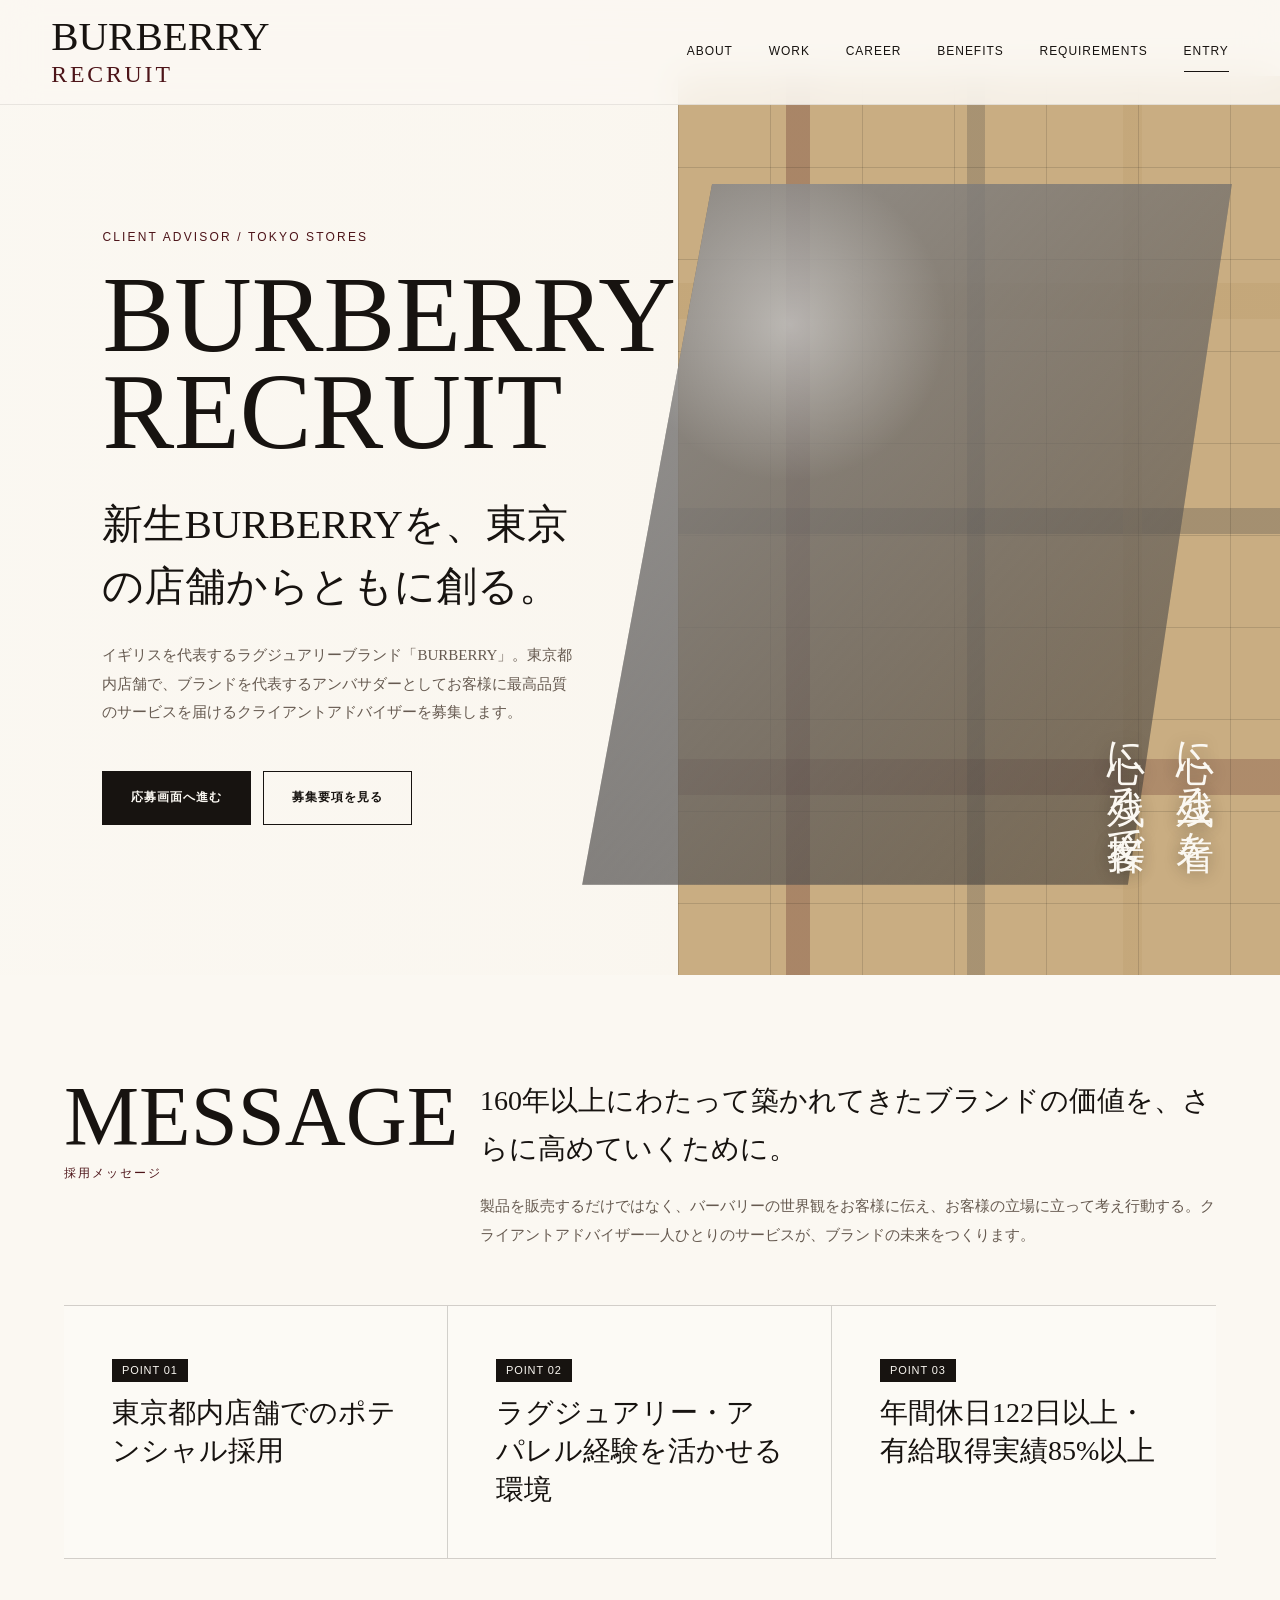
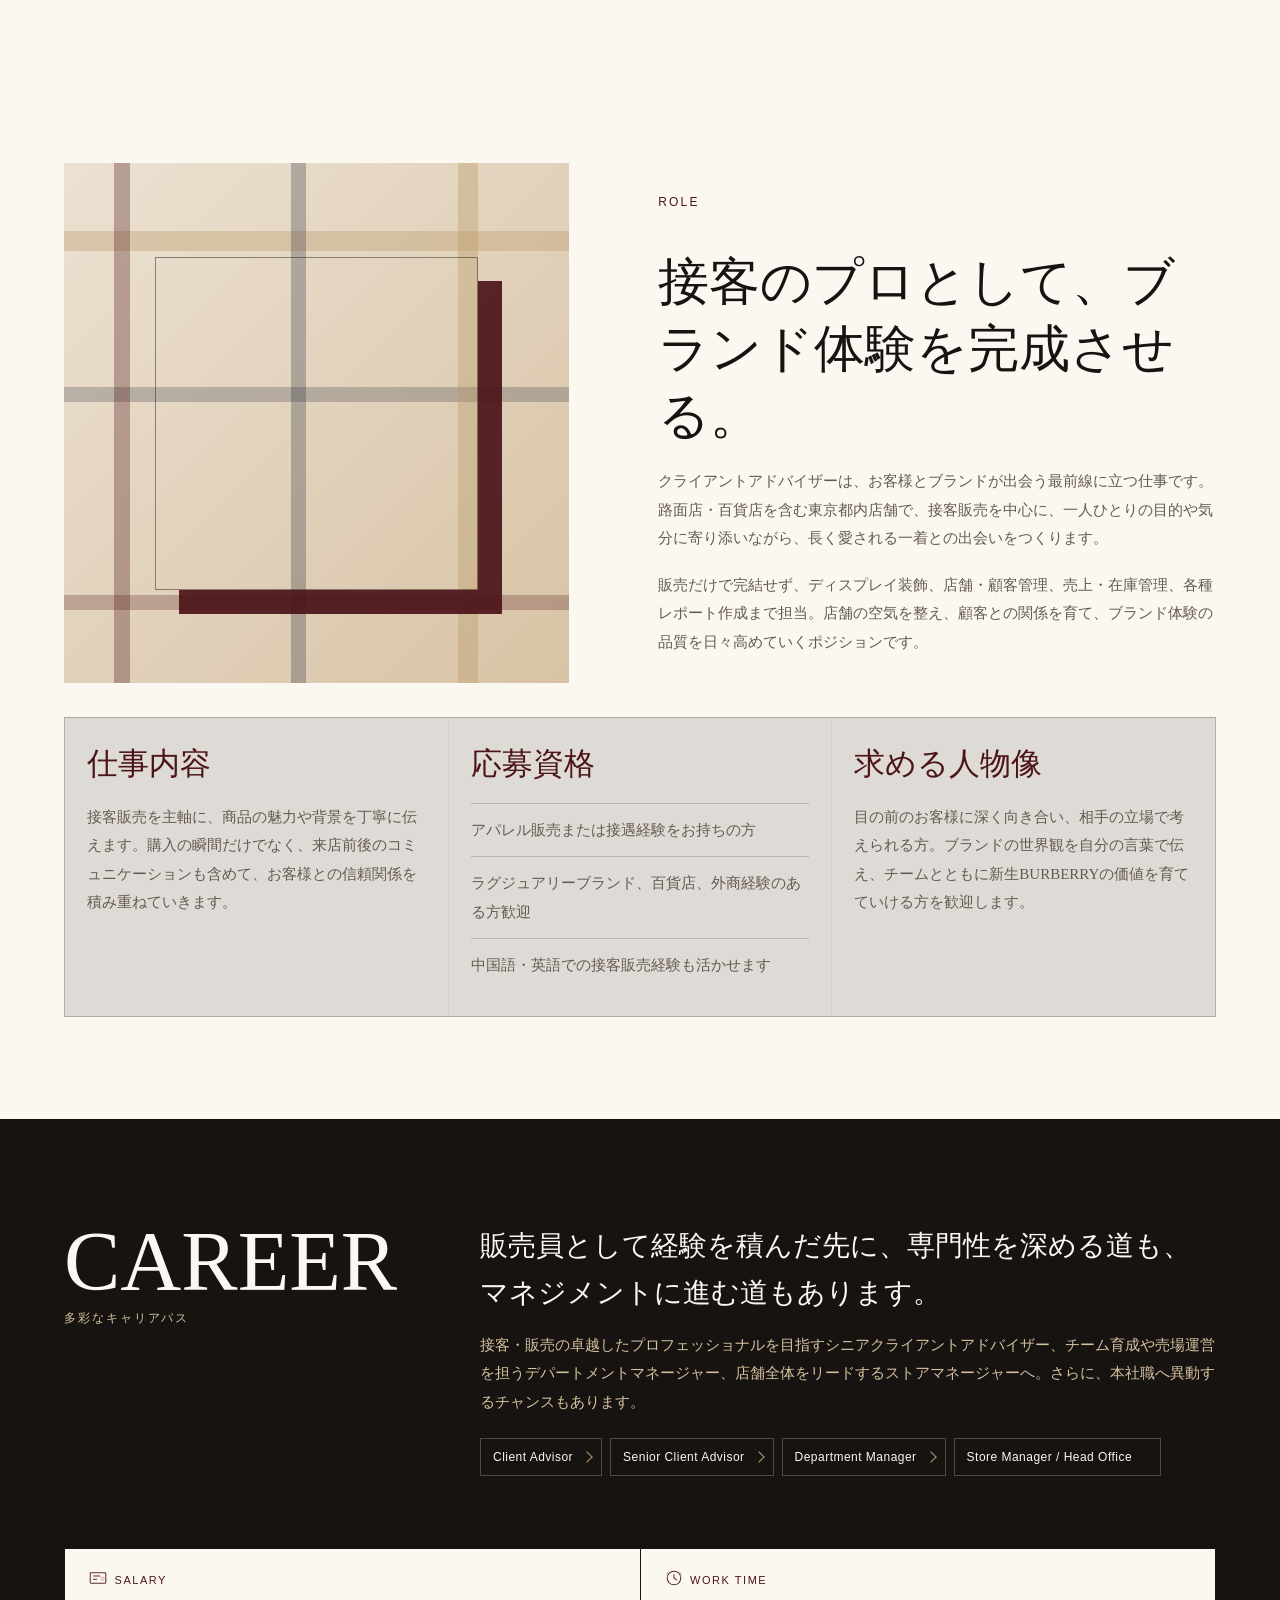
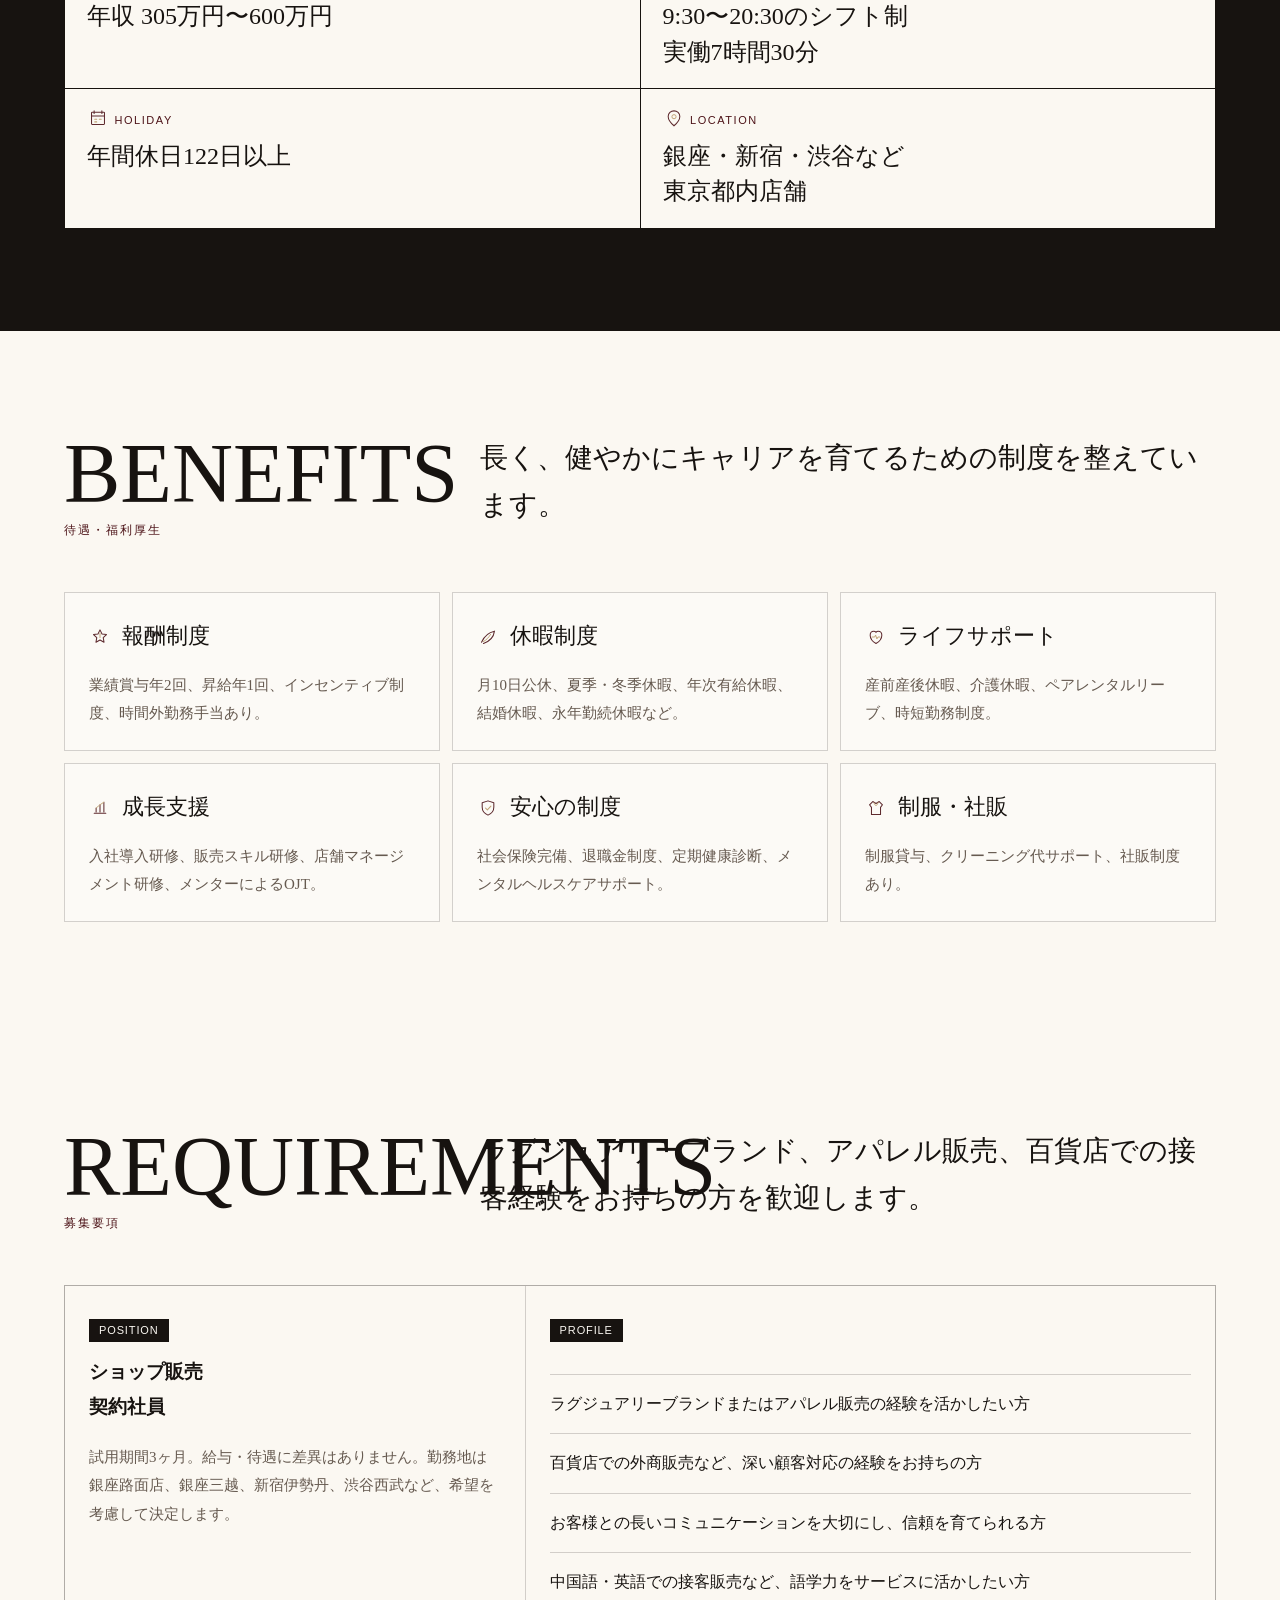
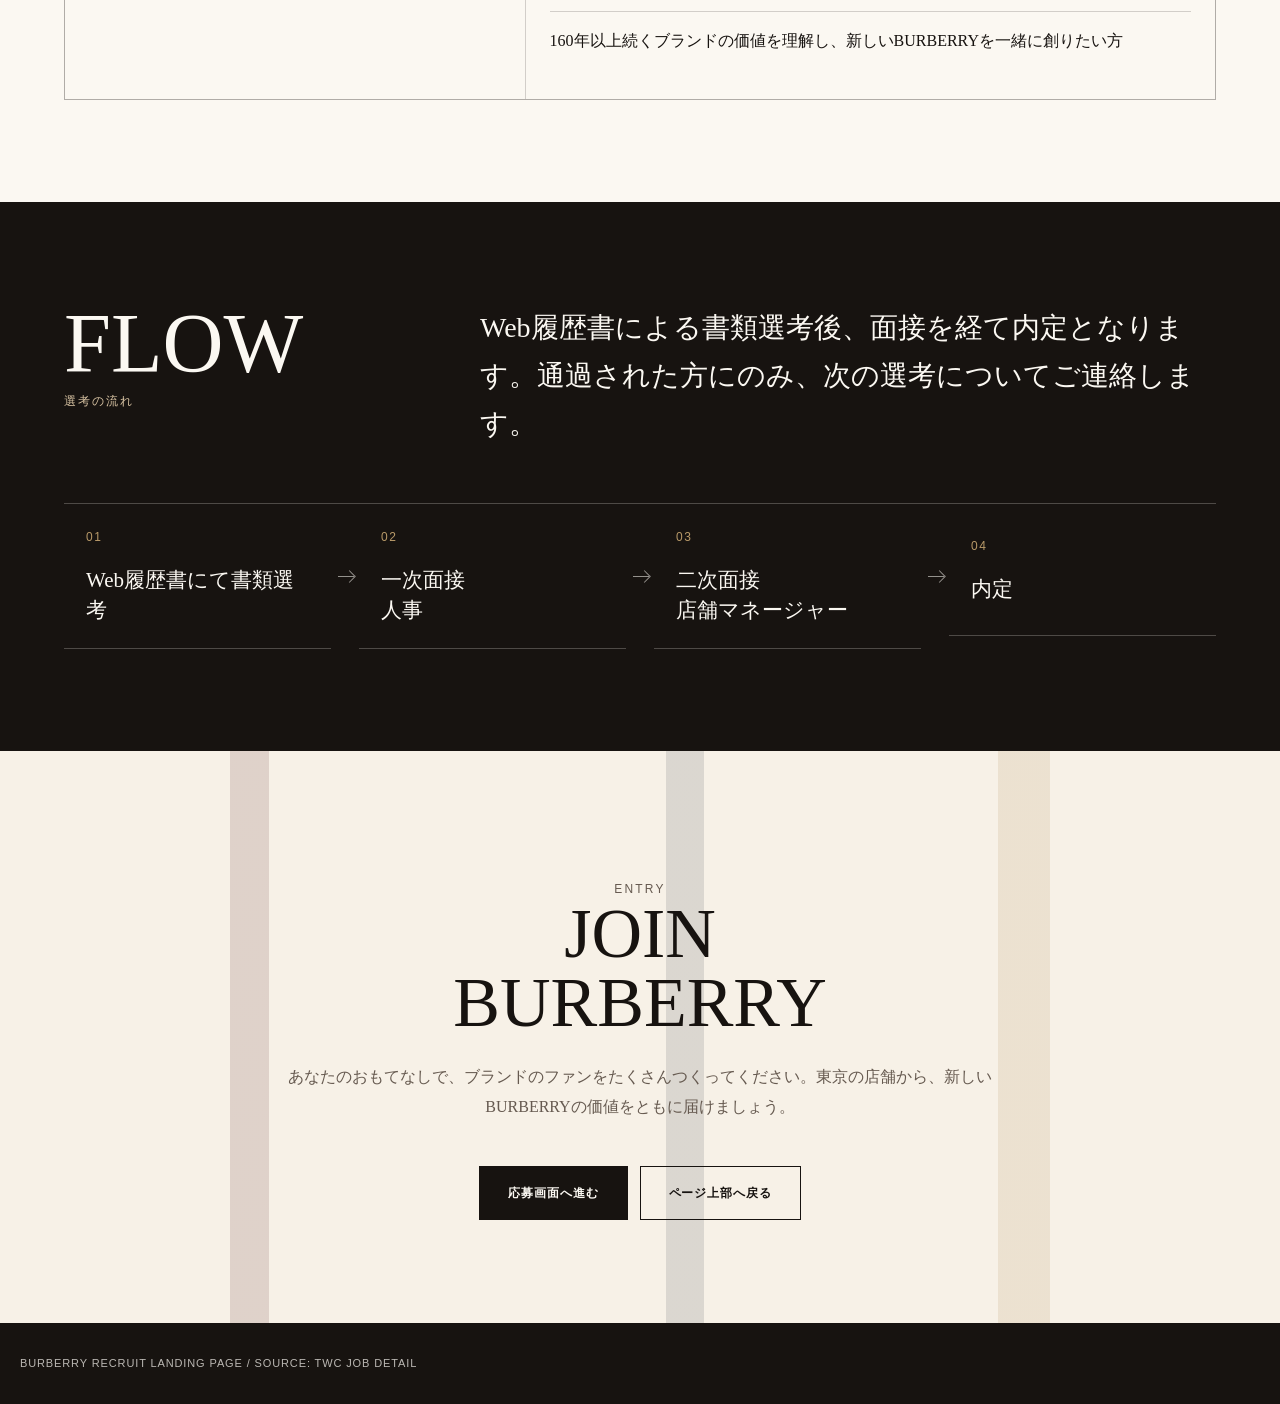
<file: index.html>
<!doctype html>
<html lang="ja">
<head>
  <meta charset="utf-8">
  <meta name="viewport" content="width=device-width, initial-scale=1">
  <title>BURBERRY Client Advisor Recruit</title>
  <meta name="description" content="BURBERRY｜東京都内店舗 クライアントアドバイザー採用LP">
  <style>
    :root {
      --ink: #171310;
      --muted: #665a50;
      --paper: #f7f1e7;
      --ivory: #fbf8f2;
      --camel: #b99a69;
      --sand: #d8c3a5;
      --wine: #4d1419;
      --navy: #101a2b;
      --line: rgba(23, 19, 16, .18);
      --max: 1180px;
    }

    * {
      box-sizing: border-box;
    }

    html {
      scroll-behavior: smooth;
    }

    body {
      margin: 0;
      color: var(--ink);
      background: var(--ivory);
      font-family: "Hiragino Mincho ProN", "Yu Mincho", "YuMincho", "Times New Roman", serif;
      line-height: 1.9;
      letter-spacing: 0;
    }

    a {
      color: inherit;
      text-decoration: none;
    }

    .site-header {
      position: absolute;
      inset: 0 0 auto;
      z-index: 20;
      display: flex;
      align-items: center;
      justify-content: space-between;
      min-height: 68px;
      padding: 16px 20px;
      background: rgba(251, 248, 242, .88);
      border-bottom: 1px solid rgba(23, 19, 16, .08);
      backdrop-filter: blur(18px);
    }

    .brand-mark {
      display: grid;
      gap: 0;
      font-size: clamp(24px, 8vw, 34px);
      line-height: .92;
      font-weight: 500;
      text-transform: uppercase;
    }

    .brand-mark span:last-child {
      color: var(--wine);
      font-size: .58em;
      letter-spacing: .12em;
      margin-top: 8px;
    }

    .nav {
      display: none;
      align-items: center;
      gap: clamp(18px, 2.8vw, 38px);
      font-family: "Helvetica Neue", Arial, sans-serif;
      font-size: 12px;
      letter-spacing: .08em;
      text-transform: uppercase;
    }

    .nav a {
      padding-block: 8px;
    }

    .entry-link {
      border-bottom: 1px solid var(--ink);
    }

    .hero {
      min-height: auto;
      display: grid;
      grid-template-columns: 1fr;
      align-items: stretch;
      padding-top: 68px;
      background:
        linear-gradient(90deg, rgba(251,248,242,.94), rgba(251,248,242,.78) 48%, rgba(251,248,242,.18)),
        var(--paper);
      overflow: hidden;
    }

    .hero-copy {
      display: flex;
      flex-direction: column;
      justify-content: center;
      padding: 34px 20px 40px;
      position: relative;
    }

    .kicker {
      font-family: "Helvetica Neue", Arial, sans-serif;
      font-size: 12px;
      letter-spacing: .18em;
      text-transform: uppercase;
      color: var(--wine);
      margin-bottom: 18px;
    }

    h1,
    h2,
    h3,
    p {
      margin: 0;
    }

    h1 {
      font-size: clamp(46px, 14vw, 66px);
      line-height: .92;
      font-weight: 400;
      text-transform: uppercase;
    }

    .hero-subtitle {
      margin-top: 24px;
      max-width: 670px;
      font-size: clamp(22px, 7vw, 31px);
      line-height: 1.5;
      font-weight: 500;
    }

    .hero-text {
      max-width: 650px;
      margin-top: 18px;
      color: var(--muted);
      font-size: 15px;
    }

    .hero-actions {
      display: grid;
      gap: 12px;
      margin-top: 32px;
    }

    .button {
      display: inline-flex;
      align-items: center;
      justify-content: center;
      min-height: 54px;
      padding: 0 28px;
      width: 100%;
      border: 1px solid var(--ink);
      background: var(--ink);
      color: var(--ivory);
      font-family: "Helvetica Neue", Arial, sans-serif;
      font-size: 12px;
      font-weight: 600;
      letter-spacing: .08em;
      text-transform: uppercase;
    }

    .button.secondary {
      background: transparent;
      color: var(--ink);
    }

    .hero-visual {
      position: relative;
      min-height: min(420px, 58vh);
      order: -1;
      background:
        linear-gradient(90deg, rgba(23,19,16,.14) 1px, transparent 1px),
        linear-gradient(0deg, rgba(23,19,16,.14) 1px, transparent 1px),
        linear-gradient(90deg, transparent 0 18%, rgba(77,20,25,.26) 18% 22%, transparent 22% 48%, rgba(16,26,43,.18) 48% 51%, transparent 51% 74%, rgba(185,154,105,.28) 74% 77%, transparent 77%),
        linear-gradient(0deg, transparent 0 20%, rgba(77,20,25,.22) 20% 24%, transparent 24% 49%, rgba(16,26,43,.20) 49% 52%, transparent 52% 73%, rgba(185,154,105,.30) 73% 77%, transparent 77%),
        #c9ad82;
      background-size: 92px 92px, 92px 92px, 100% 100%, 100% 100%, auto;
      isolation: isolate;
    }

    .hero-visual::before {
      content: "";
      position: absolute;
      inset: 12% 8% 10% -16%;
      background:
        linear-gradient(135deg, rgba(255,255,255,.50), rgba(255,255,255,.04)),
        radial-gradient(circle at 32% 20%, rgba(255,255,255,.42), transparent 22%),
        linear-gradient(120deg, rgba(23,19,16,.88), rgba(23,19,16,.46));
      clip-path: polygon(20% 0, 100% 0, 84% 100%, 0 100%);
      z-index: -1;
    }

    .vertical-note {
      position: absolute;
      right: 18px;
      bottom: 26px;
      writing-mode: vertical-rl;
      color: var(--ivory);
      font-size: 22px;
      line-height: 1.8;
      text-shadow: 0 2px 18px rgba(0, 0, 0, .24);
    }

    .section {
      padding: 48px 20px;
    }

    .section-inner {
      max-width: var(--max);
      margin: 0 auto;
    }

    .section-head {
      display: grid;
      grid-template-columns: 1fr;
      gap: 22px;
      align-items: start;
      margin-bottom: 28px;
    }

    .section-title {
      font-size: clamp(40px, 13vw, 62px);
      line-height: .94;
      font-weight: 400;
      text-transform: uppercase;
    }

    .section-title small {
      display: block;
      margin-top: 12px;
      color: var(--wine);
      font-family: "Helvetica Neue", Arial, sans-serif;
      font-size: 12px;
      letter-spacing: .16em;
    }

    .lead {
      font-size: clamp(18px, 5.2vw, 24px);
      line-height: 1.7;
    }

    .muted {
      color: var(--muted);
      font-size: 15px;
    }

    .highlights {
      display: grid;
      grid-template-columns: 1fr;
      border-top: 1px solid var(--line);
      border-bottom: 1px solid var(--line);
    }

    .highlight {
      padding: 18px 0 20px;
      min-height: auto;
      border-right: 0;
      border-bottom: 1px solid var(--line);
      background: rgba(255,255,255,.22);
    }

    .highlight:last-child {
      border-bottom: 0;
    }

    .label {
      display: inline-block;
      margin-bottom: 12px;
      padding: 3px 10px;
      background: var(--ink);
      color: var(--ivory);
      font-family: "Helvetica Neue", Arial, sans-serif;
      font-size: 11px;
      letter-spacing: .08em;
      line-height: 1.5;
      text-transform: uppercase;
    }

    .highlight strong {
      display: block;
      font-size: clamp(21px, 6vw, 28px);
      line-height: 1.38;
      font-weight: 500;
    }

    .split {
      display: grid;
      grid-template-columns: 1fr;
      gap: 32px;
      align-items: center;
    }

    .image-panel {
      min-height: 320px;
      position: relative;
      background:
        linear-gradient(90deg, transparent 0 10%, rgba(77,20,25,.32) 10% 13%, transparent 13% 45%, rgba(16,26,43,.26) 45% 48%, transparent 48% 78%, rgba(185,154,105,.38) 78% 82%, transparent 82%),
        linear-gradient(0deg, transparent 0 14%, rgba(77,20,25,.26) 14% 17%, transparent 17% 54%, rgba(16,26,43,.22) 54% 57%, transparent 57% 83%, rgba(185,154,105,.36) 83% 87%, transparent 87%),
        linear-gradient(135deg, rgba(255,255,255,.5), rgba(255,255,255,0)),
        var(--sand);
      overflow: hidden;
    }

    .image-panel::after {
      content: "";
      position: absolute;
      inset: 18%;
      border: 1px solid rgba(23, 19, 16, .45);
      box-shadow: 24px 24px 0 rgba(77, 20, 25, .92);
    }

    .copy-block {
      display: grid;
      gap: 18px;
    }

    .copy-block h3 {
      font-size: clamp(30px, 9vw, 44px);
      line-height: 1.3;
      font-weight: 400;
    }

    .text-columns {
      display: grid;
      grid-template-columns: 1fr;
      gap: 1px;
      margin-top: 34px;
      background: var(--line);
      border: 1px solid var(--line);
    }

    .text-card {
      background: rgba(255, 255, 255, .26);
      padding: 24px 22px;
    }

    .text-card h3 {
      margin-bottom: 16px;
      color: var(--wine);
      font-size: clamp(22px, 2.4vw, 31px);
      font-weight: 500;
      line-height: 1.45;
    }

    .text-card p,
    .text-card li {
      color: var(--muted);
      font-size: 15px;
    }

    .text-card ul {
      margin: 0;
      padding: 0;
      list-style: none;
    }

    .text-card li {
      padding: 12px 0;
      border-top: 1px solid var(--line);
    }

    .facts {
      display: grid;
      grid-template-columns: 1fr;
      gap: 1px;
      background: var(--line);
      border: 1px solid var(--line);
    }

    .fact {
      background: var(--ivory);
      color: var(--ink) !important;
      -webkit-text-fill-color: var(--ink);
      padding: 18px 22px;
      min-height: auto;
    }

    .fact * {
      color: inherit;
    }

    .fact,
    .benefit {
      position: relative;
    }

    .fact span::before,
    .benefit h3::before {
      content: "";
      display: inline-block;
      width: 22px;
      height: 22px;
      margin-right: .5em;
      vertical-align: -5px;
      color: var(--wine);
      background-repeat: no-repeat;
      background-position: center;
      background-size: contain;
      opacity: .9;
    }

    .icon-salary span::before {
      background-image: url("data:image/svg+xml,%3Csvg width='34' height='34' viewBox='0 0 34 34' fill='none' xmlns='http://www.w3.org/2000/svg'%3E%3Crect x='5' y='9' width='24' height='16' rx='1' stroke='%234d1419' stroke-width='1.6'/%3E%3Cpath d='M10 14H20M10 19H15' stroke='%234d1419' stroke-width='1.6' stroke-linecap='round'/%3E%3Ccircle cx='24' cy='18' r='2.4' stroke='%23b99a69' stroke-width='1.5'/%3E%3C/svg%3E");
    }

    .icon-time span::before {
      background-image: url("data:image/svg+xml,%3Csvg width='34' height='34' viewBox='0 0 34 34' fill='none' xmlns='http://www.w3.org/2000/svg'%3E%3Ccircle cx='17' cy='17' r='10.5' stroke='%234d1419' stroke-width='1.6'/%3E%3Cpath d='M17 11.5V17L21 20' stroke='%234d1419' stroke-width='1.6' stroke-linecap='round'/%3E%3Cpath d='M8 8L5.5 10.5M26 8L28.5 10.5' stroke='%23b99a69' stroke-width='1.5' stroke-linecap='round'/%3E%3C/svg%3E");
    }

    .icon-holiday span::before {
      background-image: url("data:image/svg+xml,%3Csvg width='34' height='34' viewBox='0 0 34 34' fill='none' xmlns='http://www.w3.org/2000/svg'%3E%3Crect x='7' y='8' width='20' height='19' rx='1' stroke='%234d1419' stroke-width='1.6'/%3E%3Cpath d='M11 6V10M23 6V10M7 14H27' stroke='%234d1419' stroke-width='1.6' stroke-linecap='round'/%3E%3Cpath d='M12 19H15M19 19H22M12 23H15' stroke='%23b99a69' stroke-width='1.6' stroke-linecap='round'/%3E%3C/svg%3E");
    }

    .icon-location span::before {
      background-image: url("data:image/svg+xml,%3Csvg width='34' height='34' viewBox='0 0 34 34' fill='none' xmlns='http://www.w3.org/2000/svg'%3E%3Cpath d='M17 29S26 21.3 26 14.6C26 9.6 22 6 17 6S8 9.6 8 14.6C8 21.3 17 29 17 29Z' stroke='%234d1419' stroke-width='1.6'/%3E%3Ccircle cx='17' cy='15' r='3.2' stroke='%23b99a69' stroke-width='1.5'/%3E%3C/svg%3E");
    }

    .icon-reward h3::before {
      background-image: url("data:image/svg+xml,%3Csvg width='34' height='34' viewBox='0 0 34 34' fill='none' xmlns='http://www.w3.org/2000/svg'%3E%3Cpath d='M17 6L20.1 12.2L27 13.2L22 18.1L23.2 25L17 21.7L10.8 25L12 18.1L7 13.2L13.9 12.2L17 6Z' stroke='%234d1419' stroke-width='1.6' stroke-linejoin='round'/%3E%3Cpath d='M17 11.5V18' stroke='%23b99a69' stroke-width='1.5' stroke-linecap='round'/%3E%3C/svg%3E");
    }

    .icon-leave h3::before {
      background-image: url("data:image/svg+xml,%3Csvg width='34' height='34' viewBox='0 0 34 34' fill='none' xmlns='http://www.w3.org/2000/svg'%3E%3Cpath d='M7 25C11.5 15 19.5 9.5 27 8C26 15.8 20.6 23.4 10 27' stroke='%234d1419' stroke-width='1.6' stroke-linecap='round'/%3E%3Cpath d='M10 24C14 22 18 18 21 13' stroke='%23b99a69' stroke-width='1.5' stroke-linecap='round'/%3E%3C/svg%3E");
    }

    .icon-life h3::before {
      background-image: url("data:image/svg+xml,%3Csvg width='34' height='34' viewBox='0 0 34 34' fill='none' xmlns='http://www.w3.org/2000/svg'%3E%3Cpath d='M17 27S8 21.8 8 14.2C8 10.6 10.4 8 13.6 8C15.4 8 16.4 8.8 17 9.8C17.6 8.8 18.6 8 20.4 8C23.6 8 26 10.6 26 14.2C26 21.8 17 27 17 27Z' stroke='%234d1419' stroke-width='1.6'/%3E%3Cpath d='M11 17H15L16.3 14L18.4 20L20 17H23' stroke='%23b99a69' stroke-width='1.5' stroke-linecap='round' stroke-linejoin='round'/%3E%3C/svg%3E");
    }

    .icon-growth h3::before {
      background-image: url("data:image/svg+xml,%3Csvg width='34' height='34' viewBox='0 0 34 34' fill='none' xmlns='http://www.w3.org/2000/svg'%3E%3Cpath d='M8 25H26' stroke='%234d1419' stroke-width='1.6' stroke-linecap='round'/%3E%3Cpath d='M11 23V17M17 23V12M23 23V8' stroke='%234d1419' stroke-width='1.6' stroke-linecap='round'/%3E%3Cpath d='M11 17L17 12L23 8' stroke='%23b99a69' stroke-width='1.5' stroke-linecap='round'/%3E%3C/svg%3E");
    }

    .icon-secure h3::before {
      background-image: url("data:image/svg+xml,%3Csvg width='34' height='34' viewBox='0 0 34 34' fill='none' xmlns='http://www.w3.org/2000/svg'%3E%3Cpath d='M17 6L26 9V15.5C26 21.6 22.3 25.9 17 28C11.7 25.9 8 21.6 8 15.5V9L17 6Z' stroke='%234d1419' stroke-width='1.6' stroke-linejoin='round'/%3E%3Cpath d='M13 17L16 20L21.5 14' stroke='%23b99a69' stroke-width='1.6' stroke-linecap='round' stroke-linejoin='round'/%3E%3C/svg%3E");
    }

    .icon-uniform h3::before {
      background-image: url("data:image/svg+xml,%3Csvg width='34' height='34' viewBox='0 0 34 34' fill='none' xmlns='http://www.w3.org/2000/svg'%3E%3Cpath d='M12 7L17 10L22 7L27 12L24 16V27H10V16L7 12L12 7Z' stroke='%234d1419' stroke-width='1.6' stroke-linejoin='round'/%3E%3Cpath d='M14 9C14.5 11.5 15.7 13 17 13C18.3 13 19.5 11.5 20 9' stroke='%23b99a69' stroke-width='1.5' stroke-linecap='round'/%3E%3C/svg%3E");
    }

    .fact span {
      display: block;
      margin-bottom: 8px;
      color: var(--wine);
      -webkit-text-fill-color: var(--wine);
      font-family: "Helvetica Neue", Arial, sans-serif;
      font-size: 11px;
      letter-spacing: .14em;
      text-transform: uppercase;
    }

    .fact b {
      color: var(--ink);
      -webkit-text-fill-color: var(--ink);
      font-size: clamp(18px, 5.2vw, 24px);
      font-weight: 500;
      line-height: 1.45;
    }

    .dark {
      background: var(--ink);
      color: var(--ivory);
    }

    .dark .section-title small,
    .dark .kicker,
    .dark .muted {
      color: #d6c1a1;
    }

    .timeline {
      display: grid;
      grid-template-columns: 1fr;
      gap: 0;
      background: transparent;
      border-top: 1px solid rgba(251,248,242,.24);
      align-items: start;
    }

    .step {
      position: relative;
      display: flex;
      align-items: center;
      gap: 16px;
      align-content: center;
      min-height: auto;
      padding: 14px 0;
      border: 0;
      border-bottom: 1px solid rgba(251,248,242,.24);
      background: transparent;
    }

    .step:not(:last-child)::after {
      content: "";
      position: absolute;
      display: none;
      background: rgba(251,248,242,.55);
    }

    .step:not(:last-child)::before {
      content: "";
      position: absolute;
      display: none;
    }

    .step span {
      color: var(--camel);
      font-family: "Helvetica Neue", Arial, sans-serif;
      font-size: 12px;
      letter-spacing: .14em;
    }

    .step h3 {
      margin-top: 0;
      font-size: clamp(16px, 4.8vw, 21px);
      font-weight: 400;
      line-height: 1.45;
    }

    .career-list {
      display: flex;
      flex-wrap: wrap;
      gap: 8px;
      margin-top: 22px;
      padding: 0;
      list-style: none;
    }

    .career-list li {
      position: relative;
      display: inline-flex;
      align-items: center;
      min-height: 38px;
      padding: 8px 28px 8px 12px;
      border: 1px solid rgba(251,248,242,.24);
      font-family: "Helvetica Neue", Arial, sans-serif;
      font-size: 12px;
      letter-spacing: .04em;
      line-height: 1.45;
    }

    .career-list li:not(:last-child)::after {
      content: "";
      position: absolute;
      top: 50%;
      right: 10px;
      width: 7px;
      height: 7px;
      border-top: 1px solid var(--camel);
      border-right: 1px solid var(--camel);
      transform: translateY(-50%) rotate(45deg);
    }

    .benefit-grid {
      display: grid;
      grid-template-columns: 1fr;
      gap: 12px;
    }

    .benefit {
      border: 1px solid var(--line);
      padding: 22px 24px;
      min-height: auto;
      background: rgba(255,255,255,.25);
    }

    .benefit h3 {
      margin-bottom: 14px;
      font-size: 22px;
      font-weight: 500;
    }

    .requirements {
      display: grid;
      grid-template-columns: 1fr;
      gap: 1px;
      background: var(--line);
      border: 1px solid var(--line);
    }

    .req-block {
      background: var(--ivory);
      padding: 28px 24px;
    }

    .req-block ul {
      margin: 20px 0 0;
      padding: 0;
      list-style: none;
    }

    .req-block li {
      padding: 14px 0;
      border-top: 1px solid var(--line);
    }

    .cta {
      text-align: center;
      background:
        linear-gradient(90deg, transparent 0 18%, rgba(77,20,25,.14) 18% 21%, transparent 21% 52%, rgba(16,26,43,.12) 52% 55%, transparent 55% 78%, rgba(185,154,105,.18) 78% 82%, transparent 82%),
        var(--paper);
    }

    .cta h2 {
      font-size: clamp(42px, 14vw, 70px);
      line-height: .98;
      font-weight: 400;
      text-transform: uppercase;
    }

    .cta p {
      max-width: 720px;
      margin: 24px auto 0;
      color: var(--muted);
    }

    .footer {
      padding: 30px 20px;
      background: var(--ink);
      color: rgba(251,248,242,.72);
      font-family: "Helvetica Neue", Arial, sans-serif;
      font-size: 11px;
      letter-spacing: .08em;
      text-transform: uppercase;
    }

    @media (min-width: 720px) {
      .hero-actions {
        display: flex;
        flex-wrap: wrap;
      }

      .button {
        width: auto;
      }

      .highlights,
      .benefit-grid,
      .facts,
      .text-columns {
        grid-template-columns: repeat(2, minmax(0, 1fr));
      }

      .highlight {
        padding: 24px;
        border-right: 1px solid var(--line);
        border-bottom: 1px solid var(--line);
      }

      .highlight:nth-child(2n) {
        border-right: 0;
      }

      .timeline {
        grid-template-columns: repeat(2, minmax(0, 1fr));
      }
    }

    @media (min-width: 921px) {
      .site-header {
        position: fixed;
        min-height: 76px;
        padding: 18px clamp(18px, 4vw, 54px);
      }

      .brand-mark {
        font-size: clamp(24px, 3.2vw, 42px);
      }

      .nav {
        display: flex;
      }

      .hero {
        min-height: 100vh;
        grid-template-columns: minmax(0, 1fr) minmax(360px, 47vw);
        padding-top: 76px;
      }

      .hero-visual {
        min-height: 620px;
        order: 0;
      }

      .hero-copy {
        padding: clamp(80px, 12vw, 150px) clamp(22px, 8vw, 120px);
      }

      h1 {
        font-size: clamp(52px, 8.4vw, 116px);
        line-height: .9;
      }

      .hero-subtitle {
        margin-top: 34px;
        font-size: clamp(24px, 3.2vw, 42px);
      }

      .hero-text {
        margin-top: 24px;
      }

      .hero-actions {
        margin-top: 44px;
      }

      .vertical-note {
        right: clamp(22px, 4vw, 64px);
        bottom: clamp(30px, 7vw, 94px);
        font-size: clamp(24px, 3vw, 40px);
      }

      .section {
        padding: clamp(56px, 8vw, 104px) clamp(22px, 5vw, 64px);
      }

      .section-head {
        grid-template-columns: minmax(180px, 340px) minmax(0, 1fr);
        gap: clamp(28px, 6vw, 76px);
        margin-bottom: clamp(28px, 4.5vw, 56px);
      }

      .section-title {
        font-size: clamp(42px, 6.6vw, 86px);
      }

      .lead {
        font-size: clamp(19px, 2.2vw, 28px);
      }

      .highlights {
        grid-template-columns: repeat(3, minmax(0, 1fr));
      }

      .highlight,
      .highlight:nth-child(2n) {
        padding: clamp(26px, 4vw, 48px);
        min-height: 190px;
        border-right: 1px solid var(--line);
        border-bottom: 0;
      }

      .highlight:last-child {
        border-right: 0;
      }

      .split {
        grid-template-columns: minmax(0, .95fr) minmax(0, 1.05fr);
        gap: clamp(36px, 7vw, 94px);
      }

      .image-panel {
        min-height: 520px;
      }

      .copy-block h3 {
        font-size: clamp(30px, 4vw, 56px);
      }

      .text-columns,
      .benefit-grid {
        grid-template-columns: repeat(3, minmax(0, 1fr));
      }

      .facts {
        grid-template-columns: repeat(2, minmax(0, 1fr));
      }

      .requirements {
        grid-template-columns: minmax(0, .8fr) minmax(0, 1.2fr);
      }

      .timeline {
        grid-template-columns: repeat(4, minmax(0, 1fr));
        gap: 28px;
      }

      .step {
        min-height: 132px;
        padding: 22px;
        display: grid;
      }

      .step:not(:last-child)::after {
        display: block;
        top: 50%;
        right: -23px;
        width: 16px;
        height: 1px;
      }

      .step:not(:last-child)::before {
        display: block;
        top: calc(50% - 4px);
        right: -23px;
        width: 8px;
        height: 8px;
        border-top: 1px solid rgba(251,248,242,.55);
        border-right: 1px solid rgba(251,248,242,.55);
        transform: rotate(45deg);
      }
    }
  </style>
</head>
<body>
  <header class="site-header">
    <a class="brand-mark" href="#top" aria-label="BURBERRY Recruit">
      <span>BURBERRY</span>
      <span>Recruit</span>
    </a>
    <nav class="nav" aria-label="ページ内ナビゲーション">
      <a href="#about">About</a>
      <a href="#work">Work</a>
      <a href="#career">Career</a>
      <a href="#benefits">Benefits</a>
      <a href="#requirements">Requirements</a>
      <a class="entry-link" href="https://www.t-w-c.net/detail/302890/">Entry</a>
    </nav>
  </header>

  <main id="top">
    <section class="hero" aria-labelledby="hero-title">
      <div class="hero-copy">
        <p class="kicker">Client Advisor / Tokyo Stores</p>
        <h1 id="hero-title">Burberry<br>Recruit</h1>
        <p class="hero-subtitle">新生BURBERRYを、東京の店舗からともに創る。</p>
        <p class="hero-text">イギリスを代表するラグジュアリーブランド「BURBERRY」。東京都内店舗で、ブランドを代表するアンバサダーとしてお客様に最高品質のサービスを届けるクライアントアドバイザーを募集します。</p>
        <div class="hero-actions">
          <a class="button" href="https://www.t-w-c.net/detail/302890/">応募画面へ進む</a>
          <a class="button secondary" href="#requirements">募集要項を見る</a>
        </div>
      </div>
      <div class="hero-visual" aria-hidden="true">
        <p class="vertical-note">心に残る一着を、<br>心に残る接客で。</p>
      </div>
    </section>

    <section class="section" id="about">
      <div class="section-inner">
        <div class="section-head">
          <h2 class="section-title">Message<small>採用メッセージ</small></h2>
          <div>
            <p class="lead">160年以上にわたって築かれてきたブランドの価値を、さらに高めていくために。</p>
            <p class="muted" style="margin-top: 20px;">製品を販売するだけではなく、バーバリーの世界観をお客様に伝え、お客様の立場に立って考え行動する。クライアントアドバイザー一人ひとりのサービスが、ブランドの未来をつくります。</p>
          </div>
        </div>
        <div class="highlights">
          <div class="highlight">
            <span class="label">Point 01</span>
            <strong>東京都内店舗でのポテンシャル採用</strong>
          </div>
          <div class="highlight">
            <span class="label">Point 02</span>
            <strong>ラグジュアリー・アパレル経験を活かせる環境</strong>
          </div>
          <div class="highlight">
            <span class="label">Point 03</span>
            <strong>年間休日122日以上・有給取得実績85%以上</strong>
          </div>
        </div>
      </div>
    </section>

    <section class="section" id="work">
      <div class="section-inner split">
        <div class="image-panel" aria-hidden="true"></div>
        <div class="copy-block">
          <p class="kicker">Role</p>
          <h3>接客のプロとして、ブランド体験を完成させる。</h3>
          <p class="muted">クライアントアドバイザーは、お客様とブランドが出会う最前線に立つ仕事です。路面店・百貨店を含む東京都内店舗で、接客販売を中心に、一人ひとりの目的や気分に寄り添いながら、長く愛される一着との出会いをつくります。</p>
          <p class="muted">販売だけで完結せず、ディスプレイ装飾、店舗・顧客管理、売上・在庫管理、各種レポート作成まで担当。店舗の空気を整え、顧客との関係を育て、ブランド体験の品質を日々高めていくポジションです。</p>
        </div>
      </div>
      <div class="section-inner">
        <div class="text-columns">
          <div class="text-card">
            <h3>仕事内容</h3>
            <p>接客販売を主軸に、商品の魅力や背景を丁寧に伝えます。購入の瞬間だけでなく、来店前後のコミュニケーションも含めて、お客様との信頼関係を積み重ねていきます。</p>
          </div>
          <div class="text-card">
            <h3>応募資格</h3>
            <ul>
              <li>アパレル販売または接遇経験をお持ちの方</li>
              <li>ラグジュアリーブランド、百貨店、外商経験のある方歓迎</li>
              <li>中国語・英語での接客販売経験も活かせます</li>
            </ul>
          </div>
          <div class="text-card">
            <h3>求める人物像</h3>
            <p>目の前のお客様に深く向き合い、相手の立場で考えられる方。ブランドの世界観を自分の言葉で伝え、チームとともに新生BURBERRYの価値を育てていける方を歓迎します。</p>
          </div>
        </div>
      </div>
    </section>

    <section class="section dark" id="career">
      <div class="section-inner">
        <div class="section-head">
          <h2 class="section-title">Career<small>多彩なキャリアパス</small></h2>
          <div>
            <p class="lead">販売員として経験を積んだ先に、専門性を深める道も、マネジメントに進む道もあります。</p>
            <p class="muted" style="margin-top: 14px;">接客・販売の卓越したプロフェッショナルを目指すシニアクライアントアドバイザー、チーム育成や売場運営を担うデパートメントマネージャー、店舗全体をリードするストアマネージャーへ。さらに、本社職へ異動するチャンスもあります。</p>
            <ul class="career-list" aria-label="キャリアステップ">
              <li>Client Advisor</li>
              <li>Senior Client Advisor</li>
              <li>Department Manager</li>
              <li>Store Manager / Head Office</li>
            </ul>
          </div>
        </div>
        <div class="facts">
          <div class="fact icon-salary">
            <span>Salary</span>
            <b>年収 305万円〜600万円</b>
          </div>
          <div class="fact icon-time">
            <span>Work Time</span>
            <b>9:30〜20:30のシフト制<br>実働7時間30分</b>
          </div>
          <div class="fact icon-holiday">
            <span>Holiday</span>
            <b>年間休日122日以上</b>
          </div>
          <div class="fact icon-location">
            <span>Location</span>
            <b>銀座・新宿・渋谷など<br>東京都内店舗</b>
          </div>
        </div>
      </div>
    </section>

    <section class="section" id="benefits">
      <div class="section-inner">
        <div class="section-head">
          <h2 class="section-title">Benefits<small>待遇・福利厚生</small></h2>
          <p class="lead">長く、健やかにキャリアを育てるための制度を整えています。</p>
        </div>
        <div class="benefit-grid">
          <div class="benefit icon-reward">
            <h3>報酬制度</h3>
            <p class="muted">業績賞与年2回、昇給年1回、インセンティブ制度、時間外勤務手当あり。</p>
          </div>
          <div class="benefit icon-leave">
            <h3>休暇制度</h3>
            <p class="muted">月10日公休、夏季・冬季休暇、年次有給休暇、結婚休暇、永年勤続休暇など。</p>
          </div>
          <div class="benefit icon-life">
            <h3>ライフサポート</h3>
            <p class="muted">産前産後休暇、介護休暇、ペアレンタルリーブ、時短勤務制度。</p>
          </div>
          <div class="benefit icon-growth">
            <h3>成長支援</h3>
            <p class="muted">入社導入研修、販売スキル研修、店舗マネージメント研修、メンターによるOJT。</p>
          </div>
          <div class="benefit icon-secure">
            <h3>安心の制度</h3>
            <p class="muted">社会保険完備、退職金制度、定期健康診断、メンタルヘルスケアサポート。</p>
          </div>
          <div class="benefit icon-uniform">
            <h3>制服・社販</h3>
            <p class="muted">制服貸与、クリーニング代サポート、社販制度あり。</p>
          </div>
        </div>
      </div>
    </section>

    <section class="section" id="requirements">
      <div class="section-inner">
        <div class="section-head">
          <h2 class="section-title">Requirements<small>募集要項</small></h2>
          <p class="lead">ラグジュアリーブランド、アパレル販売、百貨店での接客経験をお持ちの方を歓迎します。</p>
        </div>
        <div class="requirements">
          <div class="req-block">
            <span class="label">Position</span>
            <h3>ショップ販売<br>契約社員</h3>
            <p class="muted" style="margin-top: 18px;">試用期間3ヶ月。給与・待遇に差異はありません。勤務地は銀座路面店、銀座三越、新宿伊勢丹、渋谷西武など、希望を考慮して決定します。</p>
          </div>
          <div class="req-block">
            <span class="label">Profile</span>
            <ul>
              <li>ラグジュアリーブランドまたはアパレル販売の経験を活かしたい方</li>
              <li>百貨店での外商販売など、深い顧客対応の経験をお持ちの方</li>
              <li>お客様との長いコミュニケーションを大切にし、信頼を育てられる方</li>
              <li>中国語・英語での接客販売など、語学力をサービスに活かしたい方</li>
              <li>160年以上続くブランドの価値を理解し、新しいBURBERRYを一緒に創りたい方</li>
            </ul>
          </div>
        </div>
      </div>
    </section>

    <section class="section dark">
      <div class="section-inner">
        <div class="section-head">
          <h2 class="section-title">Flow<small>選考の流れ</small></h2>
          <p class="lead">Web履歴書による書類選考後、面接を経て内定となります。通過された方にのみ、次の選考についてご連絡します。</p>
        </div>
        <div class="timeline">
          <div class="step">
            <span>01</span>
            <h3>Web履歴書にて書類選考</h3>
          </div>
          <div class="step">
            <span>02</span>
            <h3>一次面接<br>人事</h3>
          </div>
          <div class="step">
            <span>03</span>
            <h3>二次面接<br>店舗マネージャー</h3>
          </div>
          <div class="step">
            <span>04</span>
            <h3>内定</h3>
          </div>
        </div>
      </div>
    </section>

    <section class="section cta">
      <div class="section-inner">
        <p class="kicker">Entry</p>
        <h2>Join<br>Burberry</h2>
        <p>あなたのおもてなしで、ブランドのファンをたくさんつくってください。東京の店舗から、新しいBURBERRYの価値をともに届けましょう。</p>
        <div class="hero-actions" style="justify-content: center;">
          <a class="button" href="https://www.t-w-c.net/detail/302890/">応募画面へ進む</a>
          <a class="button secondary" href="#top">ページ上部へ戻る</a>
        </div>
      </div>
    </section>
  </main>

  <footer class="footer">
    <p>BURBERRY Recruit Landing Page / Source: TWC Job Detail</p>
  </footer>
</body>
</html>
</file>
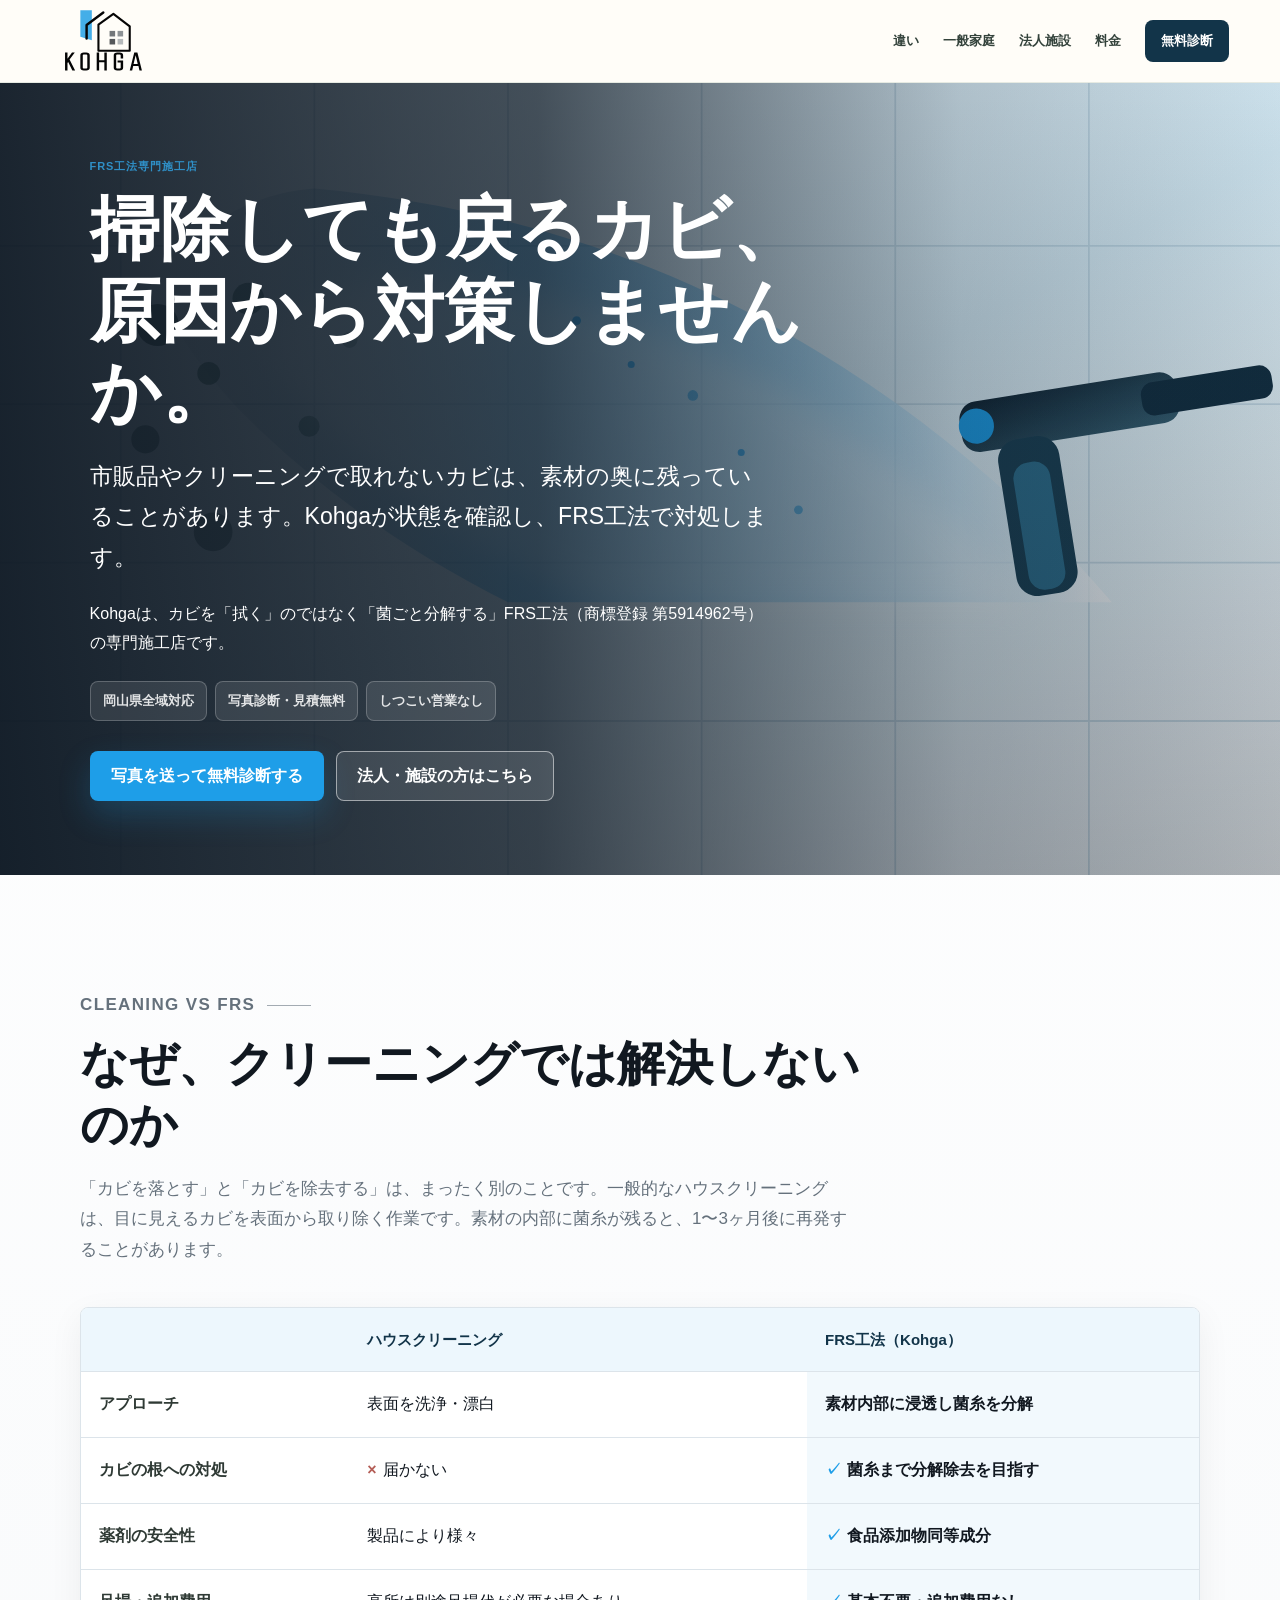
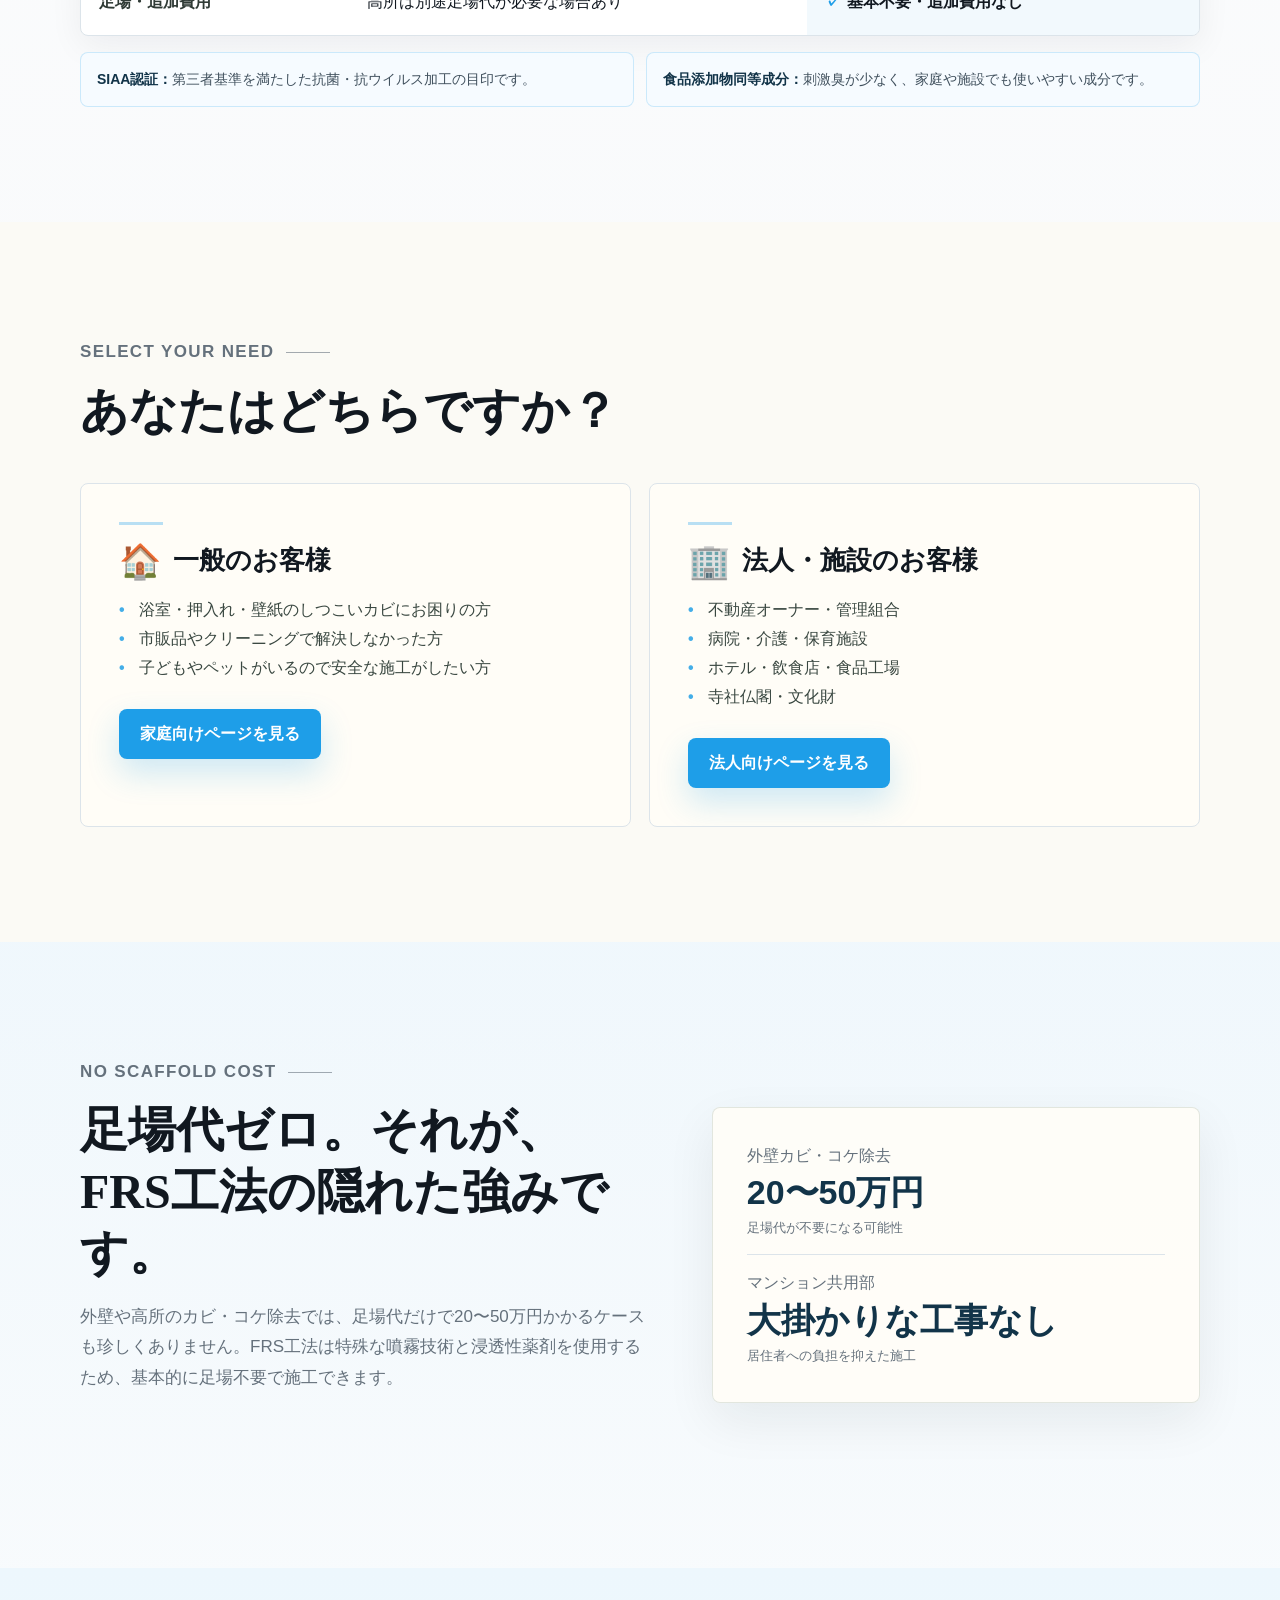
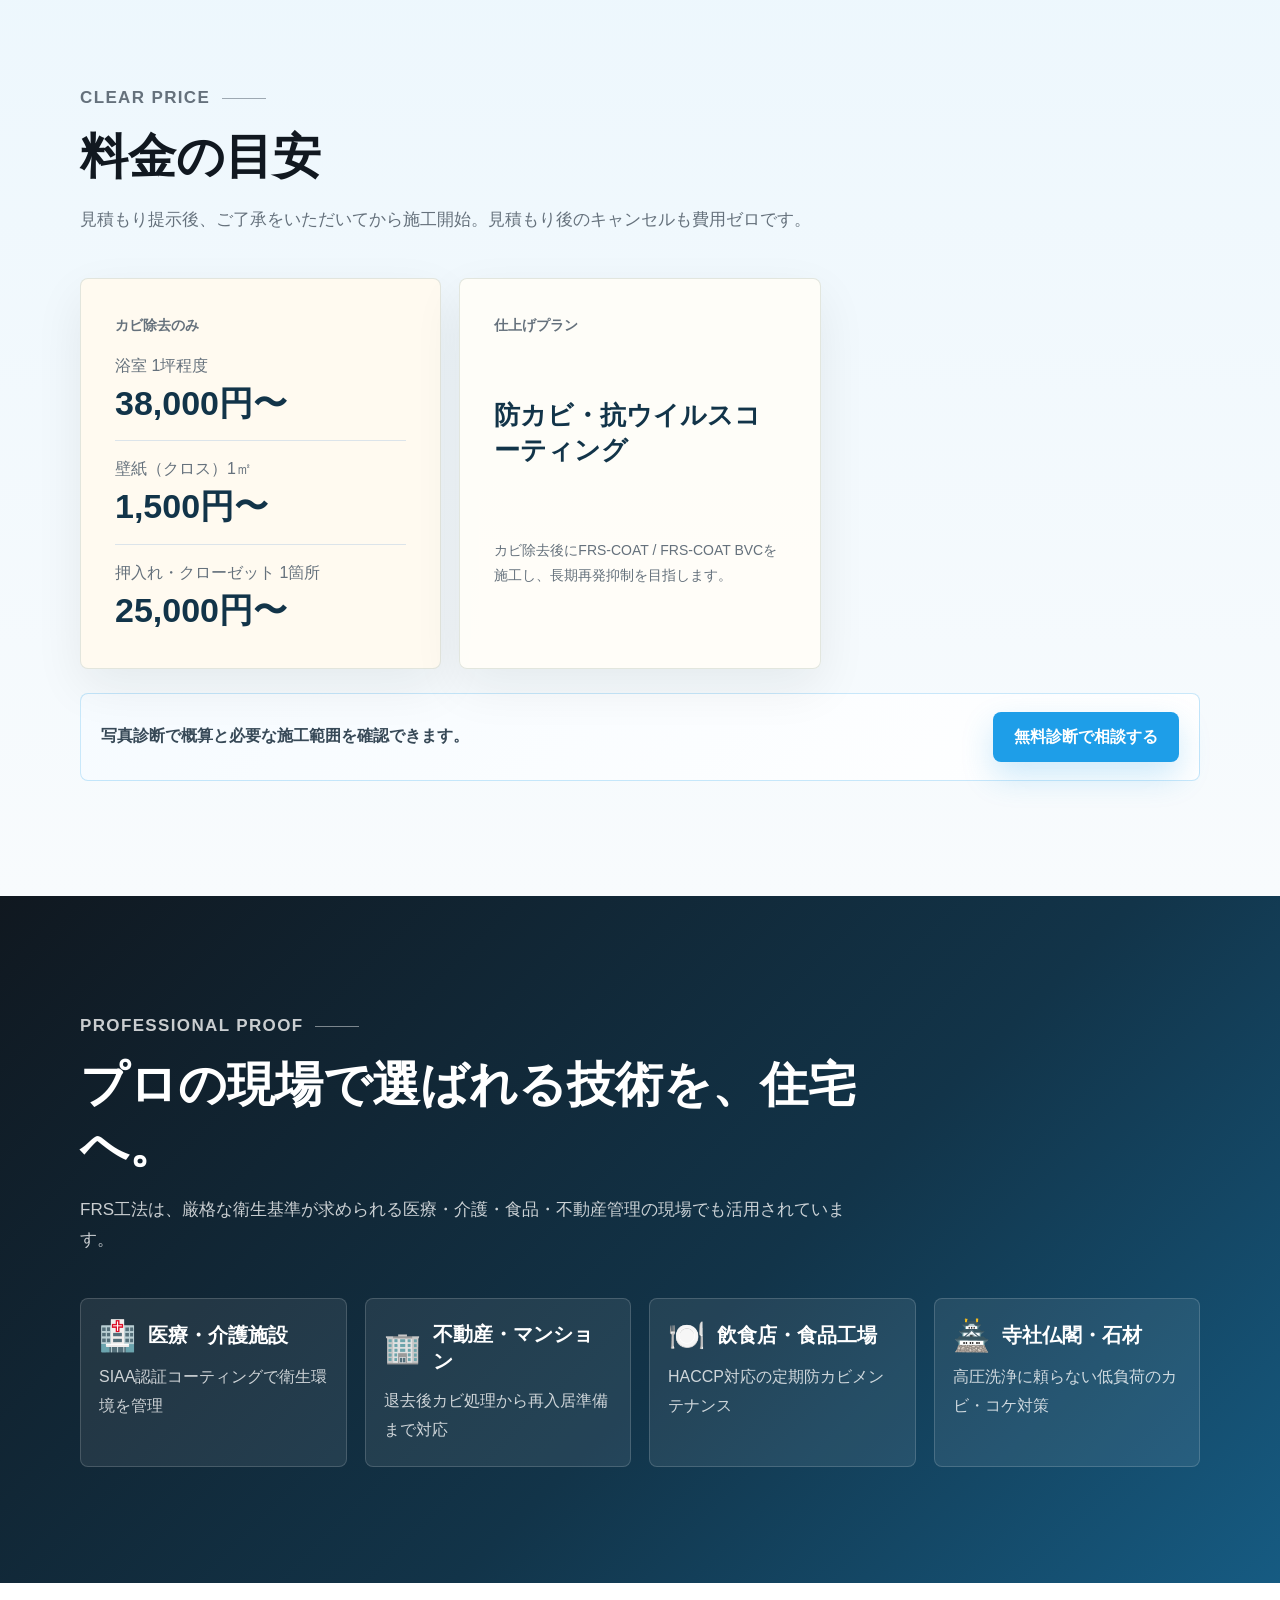
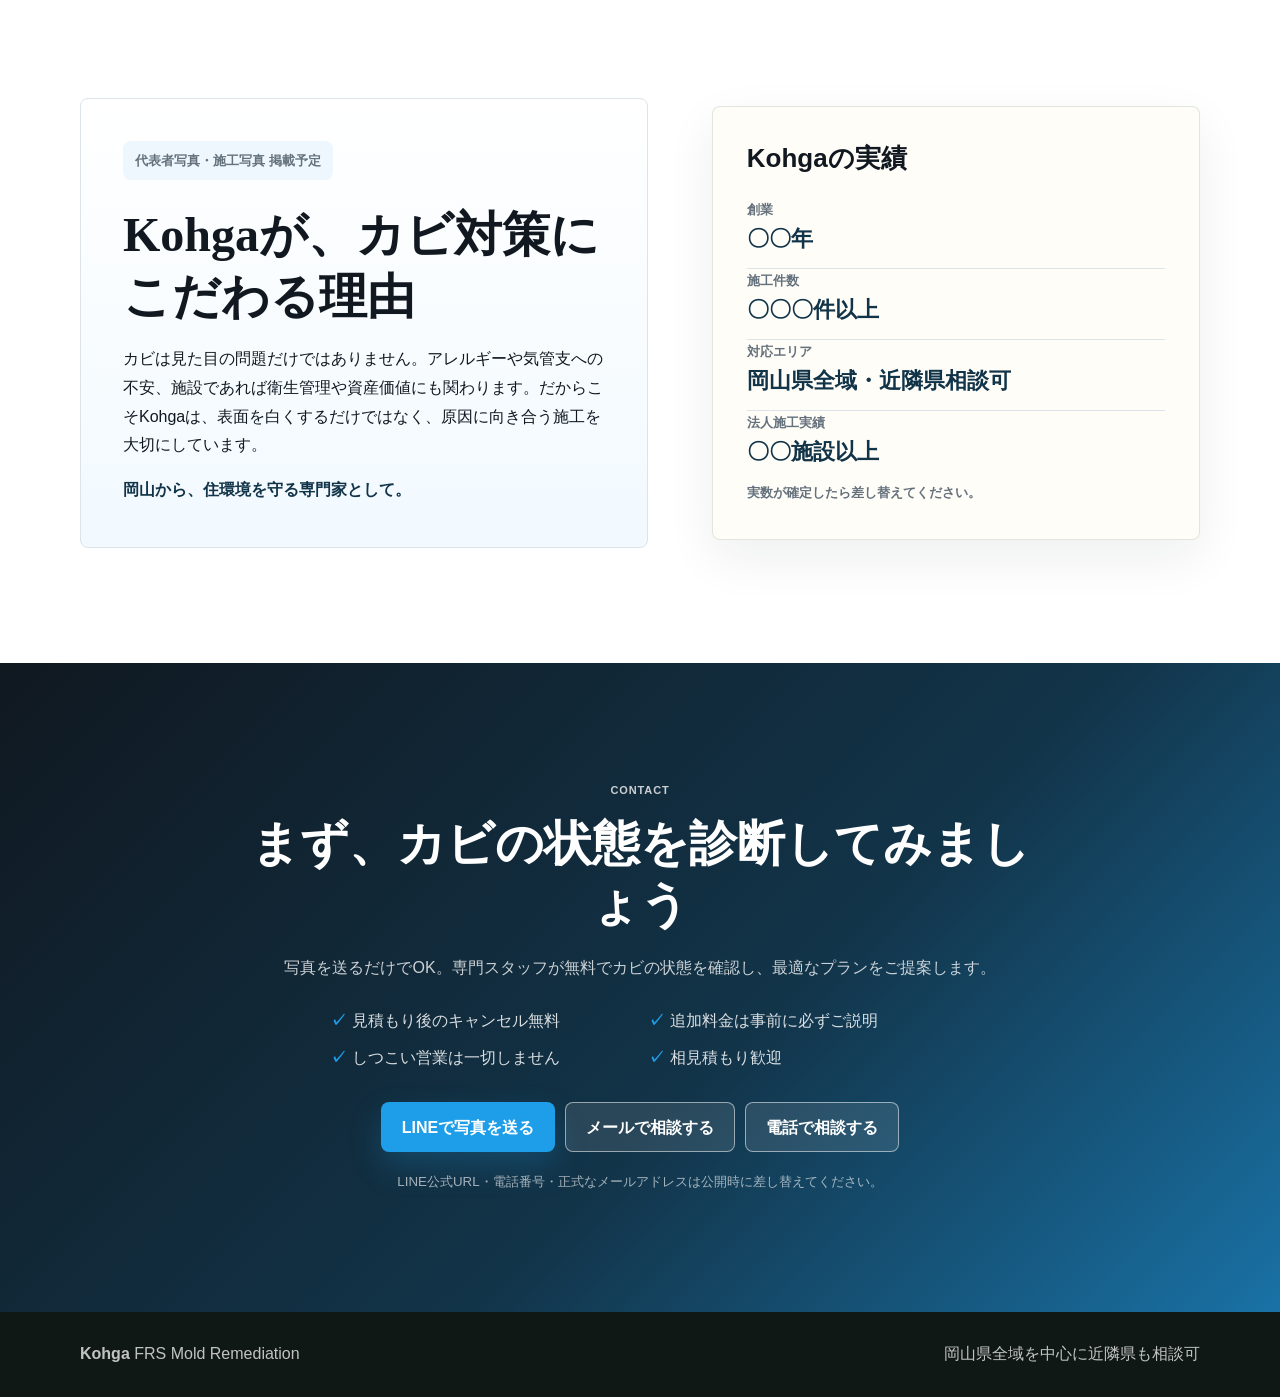
<file: frs/index.html>
<!doctype html>
<html lang="ja">
  <head>
    <meta charset="utf-8">
    <meta name="viewport" content="width=device-width, initial-scale=1">
    <title>Kohga | FRS工法カビ除去サービス</title>
    <meta name="description" content="Kohgaは、カビを拭くのではなく菌ごと分解するFRS工法の専門施工店です。一般住宅、法人施設、文化財、医療施設まで対応します。">
    <link rel="icon" href="assets/kohga-logo.svg" type="image/svg+xml">
    <link rel="stylesheet" href="styles.css">
  </head>
  <body>
    <header class="site-header">
      <a class="brand" href="index.html#top" aria-label="Kohga トップへ">
        <img src="assets/kohga-logo.svg" alt="Kohga" class="brand-logo">
      </a>
      <nav class="site-nav" aria-label="主要ナビゲーション">
        <a href="index.html#difference">違い</a>
        <a href="home.html">一般家庭</a>
        <a href="business.html">法人施設</a>
        <a href="index.html#price">料金</a>
        <a href="index.html#contact" class="nav-cta">無料診断</a>
      </nav>
      <div class="mobile-header-actions">
        <a href="index.html#contact" class="mobile-quick-cta">無料診断</a>
        <details class="mobile-menu">
          <summary aria-label="メニューを開く"><span></span><span></span><span></span></summary>
          <nav aria-label="スマホメニュー">
            <a href="index.html#difference">違い</a>
            <a href="home.html">一般家庭</a>
            <a href="business.html">法人施設</a>
            <a href="index.html#price">料金</a>
            <a href="index.html#contact">相談する</a>
          </nav>
        </details>
      </div>
    </header>

    <main id="top">
      <section class="hero" aria-labelledby="hero-title">
        <img src="assets/kohga-hero-clean.svg" alt="浴室や壁面のカビをFRS工法で清潔に整えるイメージ" class="hero-image">
        <div class="hero-overlay"></div>
        <div class="hero-content">
          <p class="eyebrow">FRS工法専門施工店</p>
          <h1 id="hero-title"><span class="desktop-copy">掃除しても戻るカビ、原因から対策しませんか。</span><span class="mobile-copy">掃除しても戻るカビ、<br>原因から対策。</span></h1>
          <p class="hero-lead"><span class="desktop-copy">市販品やクリーニングで取れないカビは、素材の奥に残っていることがあります。Kohgaが状態を確認し、FRS工法で対処します。</span><span class="mobile-copy">浴室・壁紙・押入れのカビを、写真で無料診断します。</span></p>
          <p class="hero-detail">Kohgaは、カビを「拭く」のではなく「菌ごと分解する」FRS工法（商標登録 第5914962号）の専門施工店です。</p>
          <ul class="hero-trust" aria-label="相談前の安心材料">
            <li>岡山県全域対応</li>
            <li>写真診断・見積無料</li>
            <li>しつこい営業なし</li>
          </ul>
          <div class="hero-actions" aria-label="お問い合わせ導線">
            <a class="button primary" href="#contact">写真を送って無料診断する</a>
            <a class="button secondary" href="business.html">法人・施設の方はこちら</a>
          </div>
        </div>
      </section>

      <section class="section" id="difference">
        <div class="container">
          <div class="section-heading">
            <p class="eyebrow">Cleaning vs FRS</p>
            <h2>なぜ、クリーニングでは解決しないのか</h2>
            <p>「カビを落とす」と「カビを除去する」は、まったく別のことです。一般的なハウスクリーニングは、目に見えるカビを表面から取り除く作業です。素材の内部に菌糸が残ると、1〜3ヶ月後に再発することがあります。</p>
          </div>

          <div class="comparison-wrap" aria-label="ハウスクリーニングとFRS工法の比較表">
            <table class="comparison-table">
              <thead>
                <tr>
                  <th scope="col"></th>
                  <th scope="col">ハウスクリーニング</th>
                  <th scope="col">FRS工法（Kohga）</th>
                </tr>
              </thead>
              <tbody>
                <tr>
                  <th scope="row">アプローチ</th>
                  <td>表面を洗浄・漂白</td>
                  <td>素材内部に浸透し菌糸を分解</td>
                </tr>
                <tr>
                  <th scope="row">カビの根への対処</th>
                  <td><span class="bad">届かない</span></td>
                  <td><span class="good">菌糸まで分解除去を目指す</span></td>
                </tr>
                <tr>
                  <th scope="row">薬剤の安全性</th>
                  <td>製品により様々</td>
                  <td><span class="good">食品添加物同等成分</span></td>
                </tr>
                <tr>
                  <th scope="row">足場・追加費用</th>
                  <td>高所は別途足場代が必要な場合あり</td>
                  <td><span class="good">基本不要・追加費用なし</span></td>
                </tr>
              </tbody>
            </table>
          </div>

          <div class="term-notes" aria-label="専門用語の補足">
            <p><strong>SIAA認証：</strong>第三者基準を満たした抗菌・抗ウイルス加工の目印です。</p>
            <p><strong>食品添加物同等成分：</strong>刺激臭が少なく、家庭や施設でも使いやすい成分です。</p>
          </div>
        </div>
      </section>

      <section class="section split-target" aria-labelledby="target-title">
        <div class="container">
          <div class="section-heading">
            <p class="eyebrow">Select Your Need</p>
            <h2 id="target-title">あなたはどちらですか？</h2>
          </div>
          <div class="target-grid">
            <article class="target-card">
              <div class="target-title">
                <span class="target-icon" aria-hidden="true">🏠</span>
                <h3>一般のお客様</h3>
              </div>
              <ul>
                <li>浴室・押入れ・壁紙のしつこいカビにお困りの方</li>
                <li>市販品やクリーニングで解決しなかった方</li>
                <li>子どもやペットがいるので安全な施工がしたい方</li>
              </ul>
              <a class="button primary" href="home.html">家庭向けページを見る</a>
            </article>
            <article class="target-card">
              <div class="target-title">
                <span class="target-icon" aria-hidden="true">🏢</span>
                <h3>法人・施設のお客様</h3>
              </div>
              <ul>
                <li>不動産オーナー・管理組合</li>
                <li>病院・介護・保育施設</li>
                <li>ホテル・飲食店・食品工場</li>
                <li>寺社仏閣・文化財</li>
              </ul>
              <a class="button primary" href="business.html">法人向けページを見る</a>
            </article>
          </div>
        </div>
      </section>

      <section class="section scaffold-section">
        <div class="container two-column">
          <div class="section-heading align-left">
            <p class="eyebrow">No Scaffold Cost</p>
            <h2>足場代ゼロ。それが、FRS工法の隠れた強みです。</h2>
            <p>外壁や高所のカビ・コケ除去では、足場代だけで20〜50万円かかるケースも珍しくありません。FRS工法は特殊な噴霧技術と浸透性薬剤を使用するため、基本的に足場不要で施工できます。</p>
          </div>
          <div class="cost-panel" aria-label="足場代削減の例">
            <div>
              <span>外壁カビ・コケ除去</span>
              <strong>20〜50万円</strong>
              <small>足場代が不要になる可能性</small>
            </div>
            <div>
              <span>マンション共用部</span>
              <strong>大掛かりな工事なし</strong>
              <small>居住者への負担を抑えた施工</small>
            </div>
          </div>
        </div>
      </section>

      <section class="section price-section" id="price">
        <div class="container">
          <div class="section-heading">
            <p class="eyebrow">Clear Price</p>
            <h2>料金の目安</h2>
            <p>見積もり提示後、ご了承をいただいてから施工開始。見積もり後のキャンセルも費用ゼロです。</p>
          </div>
          <div class="price-plan-grid">
            <article class="price-list">
              <p class="plan-label">カビ除去のみ</p>
              <div><span>浴室 1坪程度</span><strong>38,000円〜</strong></div>
              <div><span>壁紙（クロス）1㎡</span><strong>1,500円〜</strong></div>
              <div><span>押入れ・クローゼット 1箇所</span><strong>25,000円〜</strong></div>
            </article>
            <article class="price-list">
              <p class="plan-label">仕上げプラン</p>
              <h3>防カビ・抗ウイルスコーティング</h3>
              <p>カビ除去後にFRS-COAT / FRS-COAT BVCを施工し、長期再発抑制を目指します。</p>
            </article>
          </div>
          <div class="section-cta">
            <p>写真診断で概算と必要な施工範囲を確認できます。</p>
            <a class="button primary" href="#contact">無料診断で相談する</a>
          </div>
        </div>
      </section>

      <section class="section proof-section" id="proof">
        <div class="container">
          <div class="section-heading">
            <p class="eyebrow">Professional Proof</p>
            <h2>プロの現場で選ばれる技術を、住宅へ。</h2>
            <p>FRS工法は、厳格な衛生基準が求められる医療・介護・食品・不動産管理の現場でも活用されています。</p>
          </div>
          <div class="proof-grid">
            <article>
              <div class="icon-title"><span aria-hidden="true">🏥</span><h3>医療・介護施設</h3></div>
              <p>SIAA認証コーティングで衛生環境を管理</p>
            </article>
            <article>
              <div class="icon-title"><span aria-hidden="true">🏢</span><h3>不動産・マンション</h3></div>
              <p>退去後カビ処理から再入居準備まで対応</p>
            </article>
            <article>
              <div class="icon-title"><span aria-hidden="true">🍽️</span><h3>飲食店・食品工場</h3></div>
              <p>HACCP対応の定期防カビメンテナンス</p>
            </article>
            <article>
              <div class="icon-title"><span aria-hidden="true">🏯</span><h3>寺社仏閣・石材</h3></div>
              <p>高圧洗浄に頼らない低負荷のカビ・コケ対策</p>
            </article>
          </div>
        </div>
      </section>

      <section class="section representative-section">
        <div class="container two-column">
          <div class="message-block">
            <span class="placeholder">代表者写真・施工写真 掲載予定</span>
            <h2>Kohgaが、カビ対策にこだわる理由</h2>
            <p>カビは見た目の問題だけではありません。アレルギーや気管支への不安、施設であれば衛生管理や資産価値にも関わります。だからこそKohgaは、表面を白くするだけではなく、原因に向き合う施工を大切にしています。</p>
            <p class="signature">岡山から、住環境を守る専門家として。</p>
          </div>
          <aside class="stats-block" aria-label="Kohgaの実績">
            <h3>Kohgaの実績</h3>
            <dl>
              <div><dt>創業</dt><dd>〇〇年</dd></div>
              <div><dt>施工件数</dt><dd>〇〇〇件以上</dd></div>
              <div><dt>対応エリア</dt><dd>岡山県全域・近隣県相談可</dd></div>
              <div><dt>法人施工実績</dt><dd>〇〇施設以上</dd></div>
            </dl>
            <small>実数が確定したら差し替えてください。</small>
          </aside>
        </div>
      </section>

      <section class="final-cta" id="contact">
        <div class="container">
          <p class="eyebrow">Contact</p>
          <h2>まず、カビの状態を診断してみましょう</h2>
          <p>写真を送るだけでOK。専門スタッフが無料でカビの状態を確認し、最適なプランをご提案します。</p>
          <ul class="cta-checks">
            <li>見積もり後のキャンセル無料</li>
            <li>追加料金は事前に必ずご説明</li>
            <li>しつこい営業は一切しません</li>
            <li>相見積もり歓迎</li>
          </ul>
          <div class="hero-actions contact-actions">
            <a class="button primary" href="https://lin.ee/XXXXXXXX">LINEで写真を送る</a>
            <a class="button secondary" href="mailto:info@example.com?subject=Kohga%20FRS%E5%B7%A5%E6%B3%95%E3%81%AE%E7%84%A1%E6%96%99%E8%A8%BA%E6%96%AD%E7%9B%B8%E8%AB%87">メールで相談する</a>
            <a class="button secondary" href="tel:0000000000">電話で相談する</a>
          </div>
          <small>LINE公式URL・電話番号・正式なメールアドレスは公開時に差し替えてください。</small>
        </div>
      </section>
    </main>

    <footer class="site-footer">
      <div class="container footer-inner">
        <p><strong>Kohga</strong> FRS Mold Remediation</p>
        <p>岡山県全域を中心に近隣県も相談可</p>
      </div>
    </footer>
  </body>
</html>
</file>
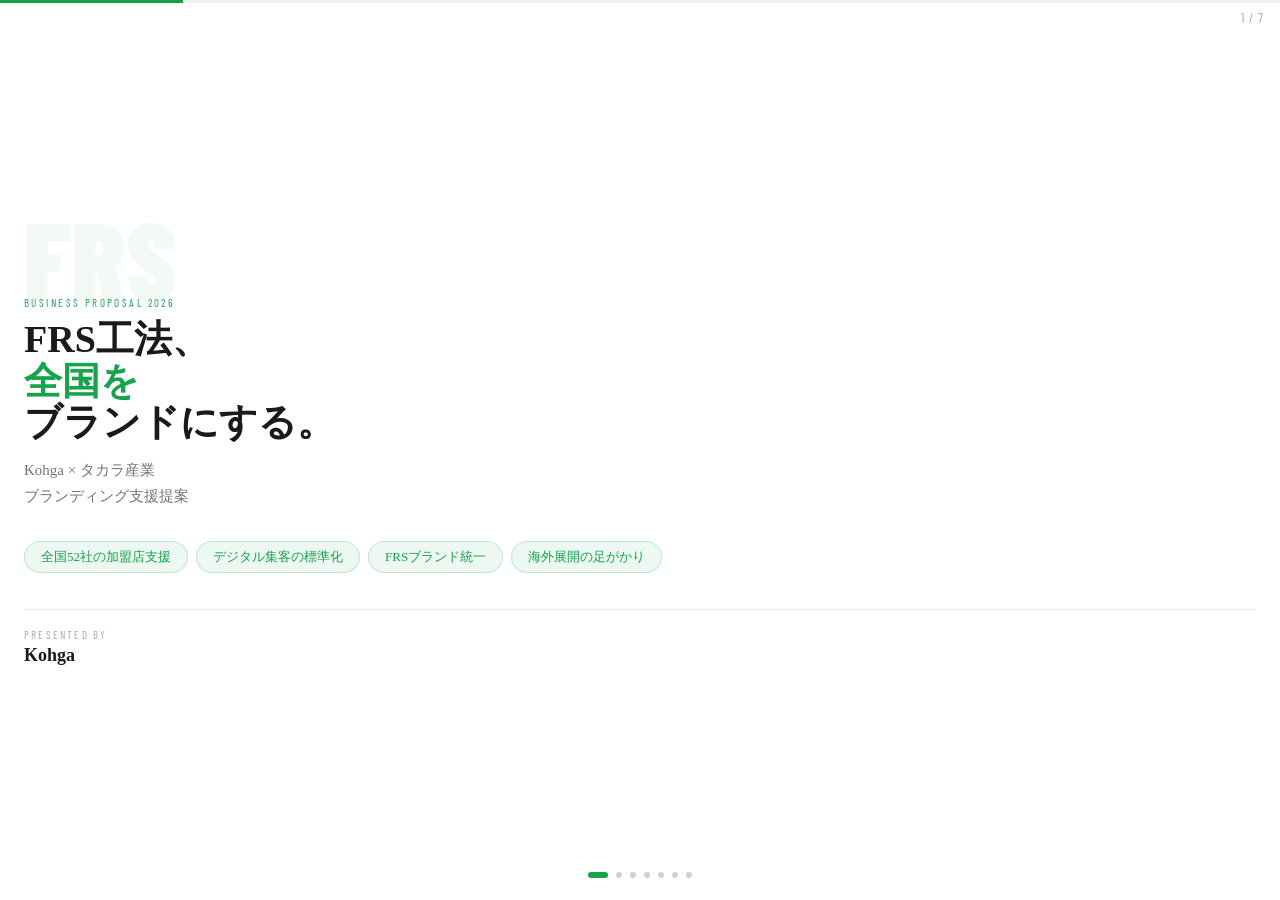
<file: kohga_proposal_mobile.html>
<!DOCTYPE html>
<html lang="ja">
<head>
<meta charset="UTF-8">
<meta name="viewport" content="width=device-width, initial-scale=1.0, maximum-scale=1.0, user-scalable=no">
<title>Kohga × FRS 提案書</title>
<link href="https://fonts.googleapis.com/css2?family=Noto+Sans+JP:wght@300;400;500;700;900&family=Barlow+Condensed:ital,wght@0,300;0,600;0,700;1,300;1,700&display=swap" rel="stylesheet">
<link rel="stylesheet" href="https://cdnjs.cloudflare.com/ajax/libs/font-awesome/6.4.0/css/all.min.css">
<style>
*{margin:0;padding:0;box-sizing:border-box;-webkit-tap-highlight-color:transparent;}
:root{
  --acc:#16a34a;--acc2:#0891b2;--acc3:#d97706;--red:#dc2626;
  --text:#1a1a1a;--text2:rgba(0,0,0,.55);--text3:rgba(0,0,0,.35);
  --card:#f8f8f6;--border:rgba(0,0,0,.08);
}
html,body{width:100%;height:100%;overflow:hidden;background:#f0f0ee;}
#deck{width:100%;height:100%;position:relative;overflow:hidden;background:#fff;}

.slide{
  position:absolute;inset:0;
  overflow-y:auto;overflow-x:hidden;
  -webkit-overflow-scrolling:touch;
  background:#fff;color:var(--text);
  padding:56px 24px 88px;
  opacity:0;pointer-events:none;
  transition:transform .36s cubic-bezier(.4,0,.2,1),opacity .36s ease;
  transform:translateX(100%);
}
.slide.on{opacity:1;pointer-events:all;transform:translateX(0);}
.slide.exit-left{transform:translateX(-60%);opacity:0;pointer-events:none;}
.slide.exit-right{transform:translateX(100%);opacity:0;pointer-events:none;}

/* progress */
#progress{position:fixed;top:0;left:0;right:0;height:3px;background:rgba(0,0,0,.06);z-index:200;}
#pbar{height:100%;background:var(--acc);transition:width .3s ease;}
#counter{position:fixed;top:10px;right:16px;z-index:200;font-family:'Barlow Condensed',sans-serif;font-size:13px;color:var(--text3);letter-spacing:.08em;}
#dots{position:fixed;bottom:22px;left:50%;transform:translateX(-50%);display:flex;gap:8px;z-index:200;}
.dot{width:6px;height:6px;border-radius:50%;background:rgba(0,0,0,.18);transition:.25s;cursor:pointer;}
.dot.on{width:20px;border-radius:3px;background:var(--acc);}
#hint{position:fixed;bottom:46px;left:50%;transform:translateX(-50%);font-size:11px;color:var(--text3);letter-spacing:.05em;font-family:'Barlow Condensed',sans-serif;opacity:1;transition:opacity .6s;pointer-events:none;white-space:nowrap;}
#hint.hide{opacity:0;}

/* common */
.en{font-family:'Barlow Condensed',sans-serif;}
.sec-num{font-family:'Barlow Condensed',sans-serif;font-size:11px;letter-spacing:.22em;color:var(--text3);margin-bottom:6px;}
.eyebrow{font-family:'Barlow Condensed',sans-serif;font-size:11px;letter-spacing:.22em;color:var(--acc);margin-bottom:10px;}
h2{font-size:26px;font-weight:700;line-height:1.25;margin-bottom:22px;color:var(--text);}
.badge{display:inline-block;font-size:11px;font-weight:500;padding:3px 12px;border-radius:20px;margin-bottom:10px;font-family:'Barlow Condensed',sans-serif;letter-spacing:.06em;}
.chip{display:inline-block;font-size:13px;background:rgba(22,163,74,.08);border:1px solid rgba(22,163,74,.2);color:var(--acc);padding:6px 16px;border-radius:30px;margin:4px 4px 0 0;}
.num-big{font-family:'Noto Sans JP',sans-serif;font-size:60px;font-weight:700;line-height:1;}
.band{border-radius:12px;padding:16px 20px;font-size:14px;line-height:1.7;margin-top:14px;}
.divider{height:1px;background:var(--border);margin:18px 0;}
.arrow-item{display:flex;gap:10px;align-items:flex-start;font-size:14px;color:var(--text2);line-height:1.7;margin-bottom:8px;}
.arrow-item::before{content:'→';color:var(--acc3);flex-shrink:0;font-family:'Barlow Condensed',sans-serif;font-size:16px;}

/* S1 cover */
#s1{display:flex;flex-direction:column;justify-content:center;min-height:100%;}
#s1 .deco{font-family:'Barlow Condensed',sans-serif;font-size:110px;font-weight:900;color:rgba(22,163,74,.05);line-height:1;margin-bottom:-16px;}
#s1 h1{font-size:38px;font-weight:900;line-height:1.1;margin-bottom:14px;}
#s1 h1 span{color:var(--acc);}
#s1 .sub{font-size:15px;color:var(--text2);margin-bottom:28px;font-weight:300;line-height:1.7;}
#s1 .meta{margin-top:36px;padding-top:18px;border-top:1px solid var(--border);}
#s1 .meta-label{font-family:'Barlow Condensed',sans-serif;font-size:11px;letter-spacing:.2em;color:var(--text3);margin-bottom:4px;}
#s1 .meta-val{font-size:18px;font-weight:700;}

/* ---- CARD GRID (共通) ---- */
.card-grid{display:flex;flex-direction:column;gap:10px;margin-bottom:14px;}
.card-grid .card-item{border-radius:14px;padding:16px;display:flex;flex-direction:column;}

/* S2 */
#s2 .box{border-radius:14px;padding:16px;border-top:3px solid;display:flex;flex-direction:column;}
#s2 .box.r{background:#fff5f5;border-color:var(--red);}
#s2 .box.y{background:#fffbeb;border-color:var(--acc3);}
#s2 .box.g{background:#f0fdf4;border-color:var(--acc);}
#s2 .box .num-big.r{color:var(--red);}
#s2 .box .num-big.y{color:var(--acc3);}
#s2 .box .num-big.g{color:var(--acc);}
#s2 .box .num-label{font-size:11px;color:var(--text3);margin-bottom:8px;}
#s2 .box h3{font-size:14px;font-weight:700;margin-bottom:6px;}
#s2 .box p{font-size:13px;color:var(--text2);line-height:1.7;}
#s2 .gap-band{background:rgba(22,163,74,.07);border:1px solid rgba(22,163,74,.2);color:var(--acc);}

/* S3 */
#s3 .opp{background:var(--card);border-radius:14px;padding:16px;display:flex;flex-direction:column;}
#s3 .opp .tag{background:rgba(8,145,178,.1);color:var(--acc2);}
#s3 .opp h3{font-size:14px;font-weight:700;margin-bottom:6px;}
#s3 .opp p{font-size:13px;color:var(--text2);line-height:1.7;}
#s3 .bottom-band{background:rgba(8,145,178,.06);border:1px solid rgba(8,145,178,.18);color:var(--acc2);}

/* S4 */
#s4 .phase{background:var(--card);border-radius:14px;padding:16px;display:flex;flex-direction:column;}
#s4 .ph-tag{background:rgba(217,119,6,.1);color:var(--acc3);}
#s4 .ph-tag.dim{background:rgba(0,0,0,.06);color:var(--text3);}
#s4 .ph-num{font-family:'Barlow Condensed',sans-serif;font-size:40px;font-weight:700;line-height:1;color:rgba(217,119,6,.22);margin-bottom:6px;}
#s4 .ph-num.dim{color:rgba(0,0,0,.08);}
#s4 .phase h3{font-size:14px;font-weight:700;margin-bottom:8px;}
#s4 .btm-grid{display:flex;flex-direction:column;gap:10px;margin-top:4px;}
#s4 .btm{background:rgba(217,119,6,.05);border:1px solid rgba(217,119,6,.18);border-radius:12px;padding:14px 16px;display:flex;flex-direction:column;}
#s4 .btm h4{font-size:13px;font-weight:700;color:var(--acc3);margin-bottom:5px;}
#s4 .btm p{font-size:12px;color:var(--text2);line-height:1.65;}

/* S5 */
#s5 .str{background:var(--card);border-left:4px solid var(--acc);border-radius:0 14px 14px 0;padding:16px;display:flex;flex-direction:column;}
#s5 .str .str-head{display:flex;align-items:center;gap:10px;margin-bottom:6px;}
#s5 .str .icon{font-size:18px;color:var(--acc);flex-shrink:0;}
#s5 .str h3{font-size:14px;font-weight:700;margin:0;}
#s5 .str p{font-size:13px;color:var(--text2);line-height:1.7;}
#s5 .moat{background:rgba(22,163,74,.06);border:1px solid rgba(22,163,74,.2);border-radius:12px;padding:14px 16px;margin-top:4px;}
#s5 .moat-title{font-size:13px;font-weight:500;color:var(--acc);margin-bottom:10px;}
#s5 .moat-item{display:flex;align-items:center;gap:8px;font-size:13px;color:var(--text2);margin-bottom:6px;}
#s5 .moat-item i{color:var(--acc);font-size:11px;}

/* S6 */
#s6 .tl{margin-bottom:10px;width:100%;display:block;box-sizing:border-box;}
#s6 .tl-head{display:flex;align-items:baseline;gap:10px;margin-bottom:7px;}
#s6 .tl-phase{font-family:'Barlow Condensed',sans-serif;font-size:20px;font-weight:700;}
#s6 .tl-period{font-size:12px;color:var(--text3);}
#s6 .tl-body{background:var(--card);border-radius:12px;padding:14px 18px;min-height:130px;border:1px solid rgba(0,0,0,.06);width:100%;display:block;}
#s6 .tl-body h3{font-size:15px;font-weight:700;margin-bottom:8px;}
#s6 .tl-item{display:flex;align-items:flex-start;gap:8px;font-size:13px;color:var(--text2);margin-bottom:5px;line-height:1.6;}
#s6 .tl-item i{font-size:11px;margin-top:3px;flex-shrink:0;}
#s6 .tl.now .tl-phase{color:var(--acc);}
#s6 .tl.now .tl-body{background:rgba(22,163,74,.05);border:1px solid rgba(22,163,74,.2);}
#s6 .tl.mid .tl-phase{color:var(--acc3);}
#s6 .tl.mid .tl-body{background:rgba(217,119,6,.04);border:1px solid rgba(217,119,6,.15);}
#s6 .tl.far .tl-phase,#s6 .tl.global .tl-phase{color:var(--acc2);}
#s6 .tl.far .tl-body{background:rgba(8,145,178,.04);border:1px solid rgba(8,145,178,.15);}
#s6 .tl.global .tl-body{background:rgba(8,145,178,.04);border:1px solid rgba(8,145,178,.15);}
#s6 .vision-band{background:rgba(8,145,178,.06);border:1px solid rgba(8,145,178,.18);color:var(--acc2);display:flex;align-items:flex-start;gap:12px;}
#s6 .vision-band i{font-size:18px;flex-shrink:0;margin-top:2px;}
#s6 .vision-band p{font-size:14px;line-height:1.7;}

/* S7 */
#s7 .act{background:var(--card);border-radius:14px;padding:20px;margin-bottom:12px;}
#s7 .act-num{font-family:'Barlow Condensed',sans-serif;font-size:44px;font-weight:700;color:rgba(22,163,74,.15);line-height:1;margin-bottom:7px;}
#s7 .act h3{font-size:16px;font-weight:700;margin-bottom:7px;}
#s7 .act p{font-size:14px;color:var(--text2);line-height:1.75;}
#s7 .cta{background:rgba(22,163,74,.07);border:1px solid rgba(22,163,74,.25);border-radius:14px;padding:20px;margin-top:4px;display:flex;align-items:center;justify-content:space-between;gap:12px;}
#s7 .cta p{font-size:15px;color:var(--acc);line-height:1.6;flex:1;}
#s7 .cta .arr{font-family:'Barlow Condensed',sans-serif;font-size:36px;color:var(--acc);flex-shrink:0;}
</style>
</head>
<body>

<div id="progress"><div id="pbar" style="width:14.3%"></div></div>
<div id="counter">1 / 7</div>
<div id="dots"></div>
<div id="hint">← スワイプでページを捲る →</div>

<div id="deck">

<!-- S1: COVER -->
<div class="slide on" id="s1">
  <div class="deco en">FRS</div>
  <div class="eyebrow">BUSINESS PROPOSAL 2026</div>
  <h1>FRS工法、<br><span>全国を</span><br>ブランドにする。</h1>
  <div class="sub">Kohga × タカラ産業<br>ブランディング支援提案</div>
  <div>
    <span class="chip">全国52社の加盟店支援</span>
    <span class="chip">デジタル集客の標準化</span>
    <span class="chip">FRSブランド統一</span>
    <span class="chip">海外展開の足がかり</span>
  </div>
  <div class="meta">
    <div class="meta-label">PRESENTED BY</div>
    <div class="meta-val">Kohga</div>
  </div>
</div>

<!-- S2: SITUATION -->
<div class="slide" id="s2">
  <div class="sec-num">01 / SITUATION</div>
  <h2>FRS工法が抱える<br>3つの構造的課題</h2>
  <div class="card-grid" id="s2-grid">
    <div class="box r">
      <div class="num-big r" style="font-family:'Barlow Condensed',sans-serif;">52</div>
      <div class="num-label">全国加盟店数</div>
      <h3>各社がバラバラに動いている</h3>
      <p>加盟店ごとにHP・訴求・SNSが統一されておらず、FRSというブランドとして認知が取れていない。</p>
    </div>
    <div class="box y">
      <div class="num-big y" style="font-family:'Barlow Condensed',sans-serif;">0</div>
      <div class="num-label">SNSで動画を出している加盟店</div>
      <h3>デジタル・SNSが壊滅的に弱い</h3>
      <p>競合のMIST工法®はメディア出演・SEO・全国FC展開で圧倒的な認知を獲得。FRS加盟店のほとんどが古いHPのみ。</p>
    </div>
    <div class="box g">
      <div class="num-big g" style="line-height:1;font-family:'Noto Sans JP',sans-serif;font-size:32px;">特許なし</div>
      <div class="num-label">FRS工法の特許取得状況</div>
      <h3>「世界初特許」に対抗できていない</h3>
      <p>CP工法（ハーツリッチ）が2024年に世界初特許を取得。FRS工法は特許なし・ブランド訴求なしで、権威づけの面で大きく遅れている。</p>
    </div>
  </div>
  <div class="band gap-band">
    <i class="fa-solid fa-bolt" style="margin-right:8px;"></i>この3つを解決できるのは、タカラ産業との関係を持つKohgaだけ。
  </div>
</div>

<!-- S3: OPPORTUNITY -->
<div class="slide" id="s3">
  <div class="sec-num">02 / OPPORTUNITY</div>
  <h2>なぜ今が<br>チャンスなのか</h2>
  <div class="card-grid" id="s3-grid">
    <div class="opp">
      <span class="badge tag">MARKET GAP</span>
      <div class="num-big" style="color:var(--acc2);font-family:'Barlow Condensed',sans-serif;">0</div>
      <h3>SNSで動画を出しているFRS加盟店</h3>
      <p>ビフォーアフター動画はTikTok・Reelsで最もバズりやすいコンテンツ。誰もやっていない空白地帯。</p>
    </div>
    <div class="opp">
      <span class="badge tag">EDGE</span>
      <div class="num-big" style="color:var(--acc2);font-size:40px;">JAGGY</div>
      <div class="num-label">競合が持てない参入障壁</div>
      <h3>タカラ産業との関係性は外部が真似できない</h3>
      <p>血縁関係による本部との信頼基盤は、競合他社が何年かけても構築できない参入障壁。</p>
    </div>
    <div class="opp">
      <span class="badge tag">GLOBAL</span>
      <div class="num-big" style="color:var(--acc2);font-size:32px;">ASEAN</div>
      <h3>高温多湿のアジア市場はカビ問題が深刻</h3>
      <p>タイ・ベトナム・シンガポールは日本基準の安全な除去工法への需要が高い。</p>
    </div>
    <div class="opp">
      <span class="badge tag">TIMING</span>
      <div class="num-big" style="color:var(--acc3);font-family:'Barlow Condensed',sans-serif;">2026</div>
      <h3>業界のデジタル化がこれから始まる</h3>
      <p>今動けば「FRSのデジタル支援はKohga」のポジションを圧倒的に取れる。</p>
    </div>
  </div>
  <div class="band bottom-band">
    <i class="fa-solid fa-arrow-trend-up" style="margin-right:8px;"></i>業界のデジタル化の波に最初に乗ることで、FRS全体のブランド価値向上をKohgaが主導できる。
  </div>
</div>

<!-- S4: WHAT WE DO -->
<div class="slide" id="s4">
  <div class="sec-num">03 / WHAT WE DO</div>
  <h2>Kohgaが提供する<br>3フェーズの支援</h2>
  <div class="card-grid" id="s4-grid">
    <div class="phase">
      <span class="badge ph-tag dim">PHASE 1<br>今すぐ</span>
      <div class="ph-num dim en">01</div>
      <h3>集客基盤の構築</h3>
      <div class="arrow-item">LP制作・リニューアル</div>
      <div class="arrow-item">ビフォーアフター動画</div>
      <div class="arrow-item">TikTok / Reels 運用</div>
      <div class="arrow-item">SEOコンテンツ整備</div>
      <div class="arrow-item">ATP数値コンテンツ化</div>
    </div>
    <div class="phase">
      <span class="badge ph-tag">PHASE 2<br>3〜6ヶ月</span>
      <div class="ph-num en">02</div>
      <h3>全国加盟店への横展開</h3>
      <div class="arrow-item">統一ブランドガイドライン</div>
      <div class="arrow-item">SNSテンプレート展開</div>
      <div class="arrow-item">BtoB営業資料共通化</div>
      <div class="arrow-item">加盟店デジタル研修</div>
    </div>
    <div class="phase">
      <span class="badge ph-tag">PHASE 3 — 1年〜</span>
      <div class="ph-num en">03</div>
      <h3>FRSブランド確立 &amp; 海外展開</h3>
      <div class="arrow-item">FRS工法ブランドサイトのリニューアル</div>
      <div class="arrow-item">特許・認証取得のサポート（タカラ産業と協議）</div>
      <div class="arrow-item">ASEAN向け多言語コンテンツ制作 / 現地パートナー開拓</div>
    </div>
  </div>
  <div class="btm-grid" id="s4-btm">
    <div class="btm">
      <h4><i class="fa-solid fa-building" style="margin-right:5px;"></i>BtoB特化戦略</h4>
      <p>ホテル・食品工場・医療施設への定期契約モデルを構築。個人宅より単価が高く安定収益になる。</p>
    </div>
    <div class="btm">
      <h4><i class="fa-solid fa-flask" style="margin-right:5px;"></i>数値証明コンテンツ</h4>
      <p>ATP検査の施工前後データを公開。「科学的に根絶を証明する」ブランドポジションを確立する。</p>
    </div>
  </div>
</div>

<!-- S5: WHY KOHGA -->
<div class="slide" id="s5">
  <div class="sec-num">04 / WHY KOHGA</div>
  <h2>Kohgaにしか<br>できない理由</h2>
  <div class="card-grid" id="s5-grid">
    <div class="str">
      <div class="str-head"><div class="icon"><i class="fa-solid fa-handshake"></i></div><h3>タカラ産業との信頼基盤</h3></div>
      <p>血縁関係による本部との強いコネクション。外部のマーケ会社が「FRS全社への支援をまとめて」は絶対にできない。</p>
    </div>
    <div class="str">
      <div class="str-head"><div class="icon"><i class="fa-solid fa-mobile-screen"></i></div><h3>デジタル × 業界知識の掛け算</h3></div>
      <p>デジタルスキルとカビ業界の専門知識を組み合わせられる人材が業界にほぼいない。希少性が極めて高い。</p>
    </div>
    <div class="str">
      <div class="str-head"><div class="icon"><i class="fa-solid fa-globe"></i></div><h3>海外展開のビジョンを持っている</h3></div>
      <p>ASEAN展開まで視野に入れた中長期戦略を描ける。単なる制作会社ではなく「成長パートナー」として機能できる。</p>
    </div>
    <div class="str">
      <div class="str-head"><div class="icon"><i class="fa-solid fa-chart-line"></i></div><h3>集客支援の実績で信頼を積む</h3></div>
      <p>まず1社での集客成果を作り、全国52社への横展開提案へ。段階的に信頼を積む進め方が長期的な事業基盤を作る。</p>
    </div>
  </div>
  <div class="moat">
    <div class="moat-title"><i class="fa-solid fa-shield-halved" style="margin-right:6px;"></i>競合が真似できない参入障壁</div>
    <div class="moat-item"><i class="fa-solid fa-check"></i>タカラ産業との血縁関係</div>
    <div class="moat-item"><i class="fa-solid fa-check"></i>カビ業界の専門知識</div>
    <div class="moat-item"><i class="fa-solid fa-check"></i>デジタルマーケティングスキル</div>
    <div class="moat-item"><i class="fa-solid fa-check"></i>海外展開の視野と加盟店との関係構築速度</div>
  </div>
</div>

<!-- S6: ROADMAP -->
<div class="slide" id="s6">
  <div class="sec-num">05 / ROADMAP</div>
  <h2>12ヶ月<br>ロードマップ</h2>
  <div style="display:flex;flex-direction:column;width:100%;gap:0;">
  <div class="tl now">
    <div class="tl-head"><div class="tl-phase en">NOW</div><div class="tl-period">〜3ヶ月</div></div>
    <div class="tl-body">
      <h3>集客支援スタート</h3>
      <div class="tl-item"><i class="fa-solid fa-check" style="color:var(--acc);"></i>Kohga社内でFRS集客支援開始</div>
      <div class="tl-item"><i class="fa-solid fa-check" style="color:var(--acc);"></i>LP制作・ビフォーアフター動画</div>
      <div class="tl-item"><i class="fa-solid fa-check" style="color:var(--acc);"></i>SNS（Reels/TikTok）運用開始</div>
      <div class="tl-item"><i class="fa-solid fa-check" style="color:var(--acc);"></i>業界・施工の現場知識を吸収</div>
    </div>
  </div>
  <div class="tl mid">
    <div class="tl-head"><div class="tl-phase en">PHASE 2</div><div class="tl-period">3〜6ヶ月</div></div>
    <div class="tl-body">
      <h3>実績 → 横展開</h3>
      <div class="tl-item"><i class="fa-solid fa-arrow-right" style="color:var(--acc3);"></i>集客成果を数値化してタカラ産業に提案</div>
      <div class="tl-item"><i class="fa-solid fa-arrow-right" style="color:var(--acc3);"></i>全国52社へのブランドガイドライン展開</div>
      <div class="tl-item"><i class="fa-solid fa-arrow-right" style="color:var(--acc3);"></i>BtoB法人向け営業資料の共通化</div>
      <div class="tl-item"><i class="fa-solid fa-arrow-right" style="color:var(--acc3);"></i>加盟店向けデジタル研修の実施</div>
    </div>
  </div>
  <div class="tl far">
    <div class="tl-head"><div class="tl-phase en">PHASE 3</div><div class="tl-period">6〜12ヶ月</div></div>
    <div class="tl-body">
      <h3>FRSブランド確立</h3>
      <div class="tl-item"><i class="fa-solid fa-arrow-right" style="color:var(--acc2);"></i>FRS工法ブランドサイトリニューアル</div>
      <div class="tl-item"><i class="fa-solid fa-arrow-right" style="color:var(--acc2);"></i>特許・認証取得サポート（タカラ産業と協議）</div>
      <div class="tl-item"><i class="fa-solid fa-arrow-right" style="color:var(--acc2);"></i>ASEAN展開の初期調査・コンテンツ準備</div>
      <div class="tl-item"><i class="fa-solid fa-arrow-right" style="color:var(--acc2);"></i>FRS加盟店向け海外版営業資料の整備</div>
    </div>
  </div>
  <div class="tl global">
    <div class="tl-head"><div class="tl-phase en">GLOBAL</div><div class="tl-period">1年〜</div></div>
    <div class="tl-body">
      <h3>海外展開</h3>
      <div class="tl-item"><i class="fa-solid fa-plane" style="color:var(--acc2);"></i>タイ・ベトナム市場への参入</div>
      <div class="tl-item"><i class="fa-solid fa-plane" style="color:var(--acc2);"></i>現地パートナー開拓・実証実験</div>
      <div class="tl-item"><i class="fa-solid fa-plane" style="color:var(--acc2);"></i>多言語対応コンテンツ・LP展開</div>
      <div class="tl-item"><i class="fa-solid fa-plane" style="color:var(--acc2);"></i>インバウンド向けホテル・施設への展開</div>
    </div>
  </div>
  <div class="band vision-band">
    <i class="fa-solid fa-rocket"></i>
    <p>最終ゴール：KohgaがFRSブランドのマーケティング本部機能を担う存在になる</p>
  </div>
  </div><!-- /flex wrapper -->
</div>

<!-- S7: NEXT ACTION -->
<div class="slide" id="s7">
  <div class="sec-num">06 / NEXT ACTION</div>
  <h2>まず動くこと、<br>3つ</h2>
  <div class="card-grid" id="s7-grid">
    <div class="act">
      <div class="act-num en">01</div>
      <h3>現状ヒアリング（Kohga × タカラ産業）</h3>
      <p>「全国加盟店のデジタル支援」に課題感を持っているか確認。現状の加盟店サポート体制・予算感をヒアリングする。</p>
    </div>
    <div class="act">
      <div class="act-num en">02</div>
      <h3>1社でのパイロット集客支援を開始する</h3>
      <p>まずLP・SNS運用を開始し、3ヶ月で集客成果を作る。「実績」が全国展開の最大の説得材料になる。</p>
    </div>
    <div class="act">
      <div class="act-num en">03</div>
      <h3>FRSブランド全体の課題を可視化する</h3>
      <p>全国52社のHP・SNS状況を簡易スコアリングし「どれだけデジタルが弱いか」のレポートを作成。タカラ産業への提案書の核心になる。</p>
    </div>
  </div>
  <div class="cta">
    <p>「FRS工法を全国ブランドにする」——その主役になれるのは、今のKohgaだけです。</p>
    <div class="arr en">→</div>
  </div>
</div>

</div><!-- /deck -->

<script>
const slides = Array.from(document.querySelectorAll('.slide'));
const total = slides.length;
let cur = 0;
let startX = 0, startY = 0, moved = false;

// ドット生成
const dotsEl = document.getElementById('dots');
slides.forEach((_, i) => {
  const d = document.createElement('div');
  d.className = 'dot' + (i === 0 ? ' on' : '');
  d.onclick = () => goTo(i);
  dotsEl.appendChild(d);
});

function goTo(n) {
  if (n < 0 || n >= total || n === cur) return;
  const forward = n > cur;
  const prev = cur;

  // 現在スライドを退場
  slides[prev].classList.remove('on');
  slides[prev].style.transform = forward ? 'translateX(-60%)' : 'translateX(100%)';
  slides[prev].style.opacity = '0';
  slides[prev].style.pointerEvents = 'none';
  setTimeout(() => {
    slides[prev].style.transform = '';
    slides[prev].style.opacity = '';
  }, 400);

  // 次スライドを登場
  slides[n].style.transition = 'none';
  slides[n].style.transform = forward ? 'translateX(100%)' : 'translateX(-60%)';
  slides[n].style.opacity = '0';
  slides[n].style.pointerEvents = 'none';
  slides[n].offsetHeight; // reflow
  slides[n].style.transition = '';
  slides[n].classList.add('on');
  slides[n].style.transform = '';
  slides[n].style.opacity = '';
  slides[n].style.pointerEvents = '';
  slides[n].scrollTop = 0;

  cur = n;
  updateUI();
}

function updateUI() {
  document.getElementById('pbar').style.width = ((cur + 1) / total * 100).toFixed(1) + '%';
  document.getElementById('counter').textContent = (cur + 1) + ' / ' + total;
  document.querySelectorAll('.dot').forEach((d, i) => d.classList.toggle('on', i === cur));
}

let hintHidden = false;
function hideHint() {
  if (!hintHidden) { document.getElementById('hint').classList.add('hide'); hintHidden = true; }
}
setTimeout(hideHint, 3000);

// タッチ
const deck = document.getElementById('deck');
deck.addEventListener('touchstart', e => {
  startX = e.touches[0].clientX;
  startY = e.touches[0].clientY;
  moved = false;
}, { passive: true });

deck.addEventListener('touchmove', e => { moved = true; }, { passive: true });

deck.addEventListener('touchend', e => {
  if (!moved) return;
  const dx = e.changedTouches[0].clientX - startX;
  const dy = e.changedTouches[0].clientY - startY;
  if (Math.abs(dy) > Math.abs(dx) * 1.2) return; // 縦スクロール優先
  if (Math.abs(dx) < 44) return;
  hideHint();
  if (dx < 0) goTo(cur + 1);
  else goTo(cur - 1);
}, { passive: true });

// キーボード
document.addEventListener('keydown', e => {
  if (e.key === 'ArrowRight' || e.key === 'ArrowDown') { hideHint(); goTo(cur + 1); }
  if (e.key === 'ArrowLeft' || e.key === 'ArrowUp') { hideHint(); goTo(cur - 1); }
});

// カード高さ均一化（縦並び同士を同じ高さに）
function equalizeGroup(selector) {
  const items = Array.from(document.querySelectorAll(selector));
  if (items.length < 2) return;
  items.forEach(el => el.style.height = '');
  const maxH = Math.max(...items.map(el => el.offsetHeight));
  items.forEach(el => el.style.height = maxH + 'px');
}
function equalizeAll() {
  equalizeGroup('#s2-grid .box');
  equalizeGroup('#s3-grid .opp');
  equalizeGroup('#s4-grid .phase');
  equalizeGroup('#s4-btm .btm');
  equalizeGroup('#s5-grid .str');
  equalizeGroup('#s7-grid .act');
}

updateUI();
document.fonts.ready.then(equalizeAll);
window.addEventListener('resize', equalizeAll);
</script>
</body>
</html>
</file>
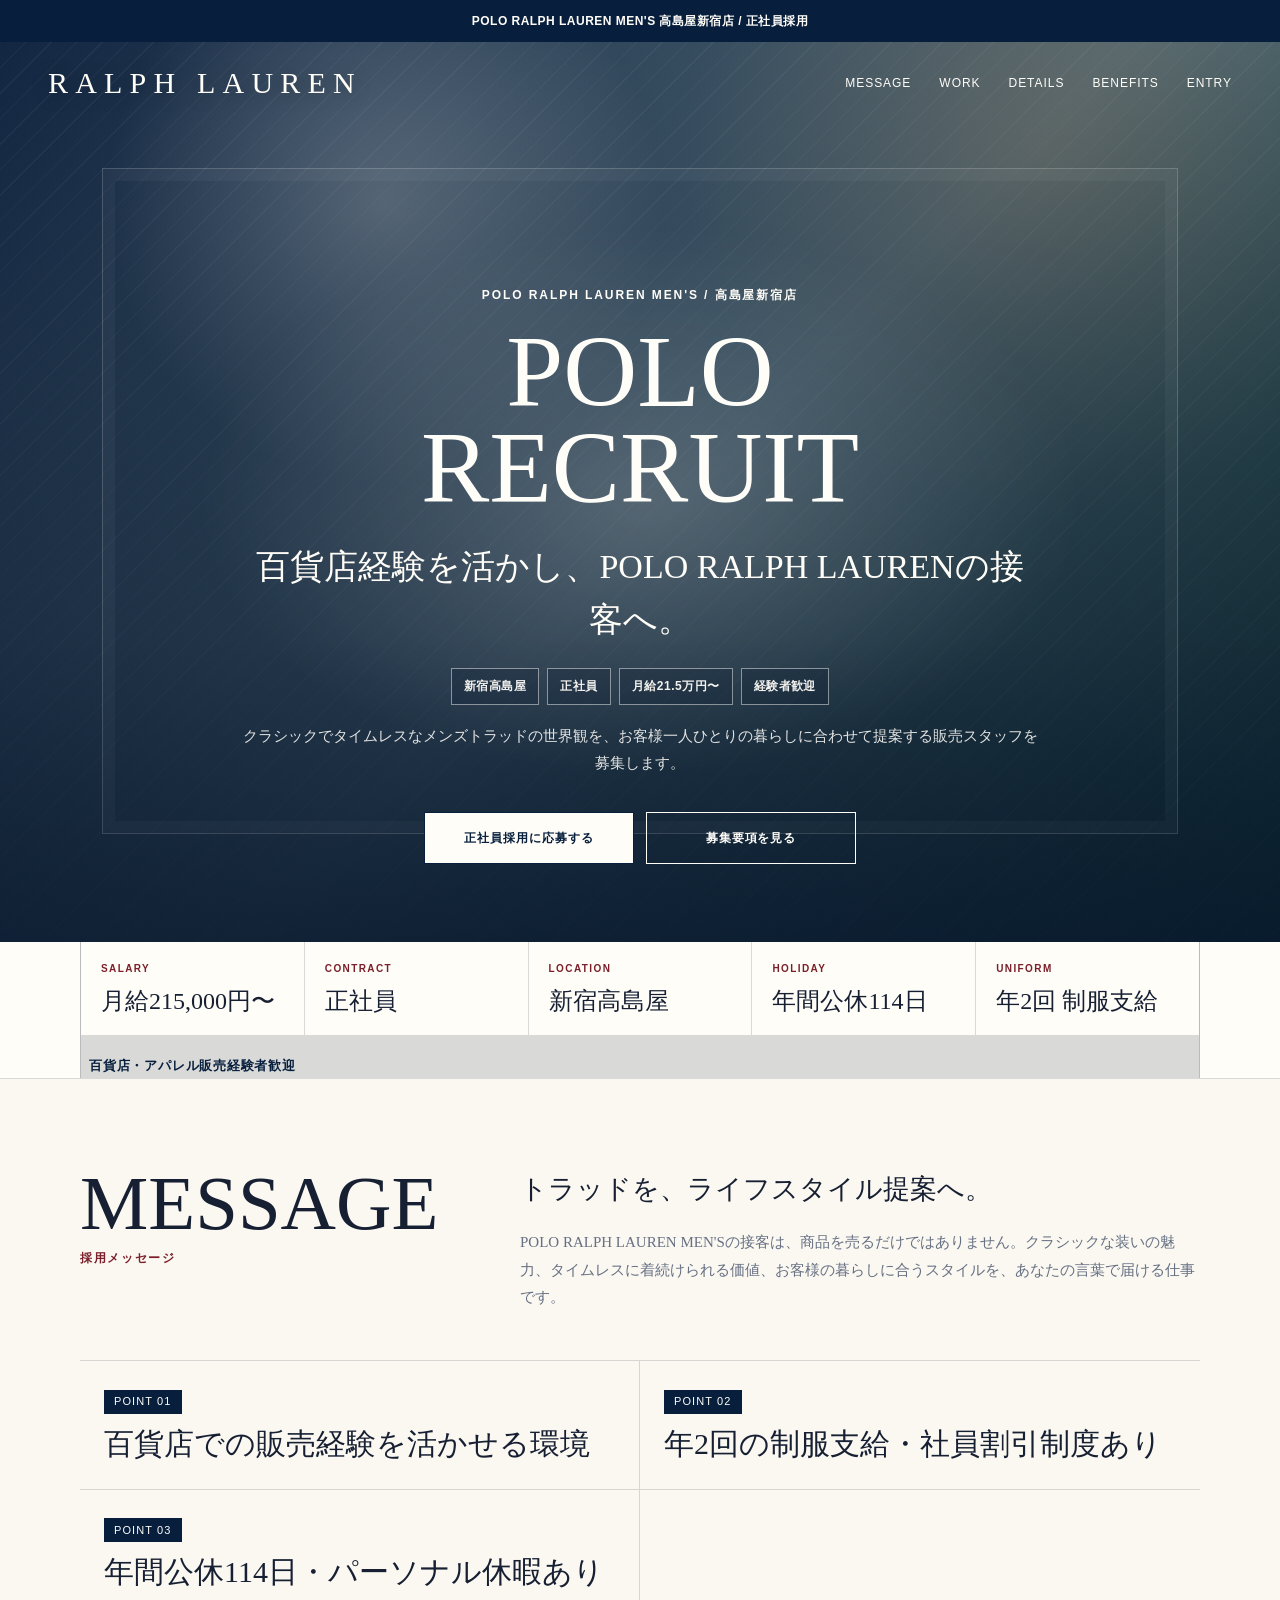
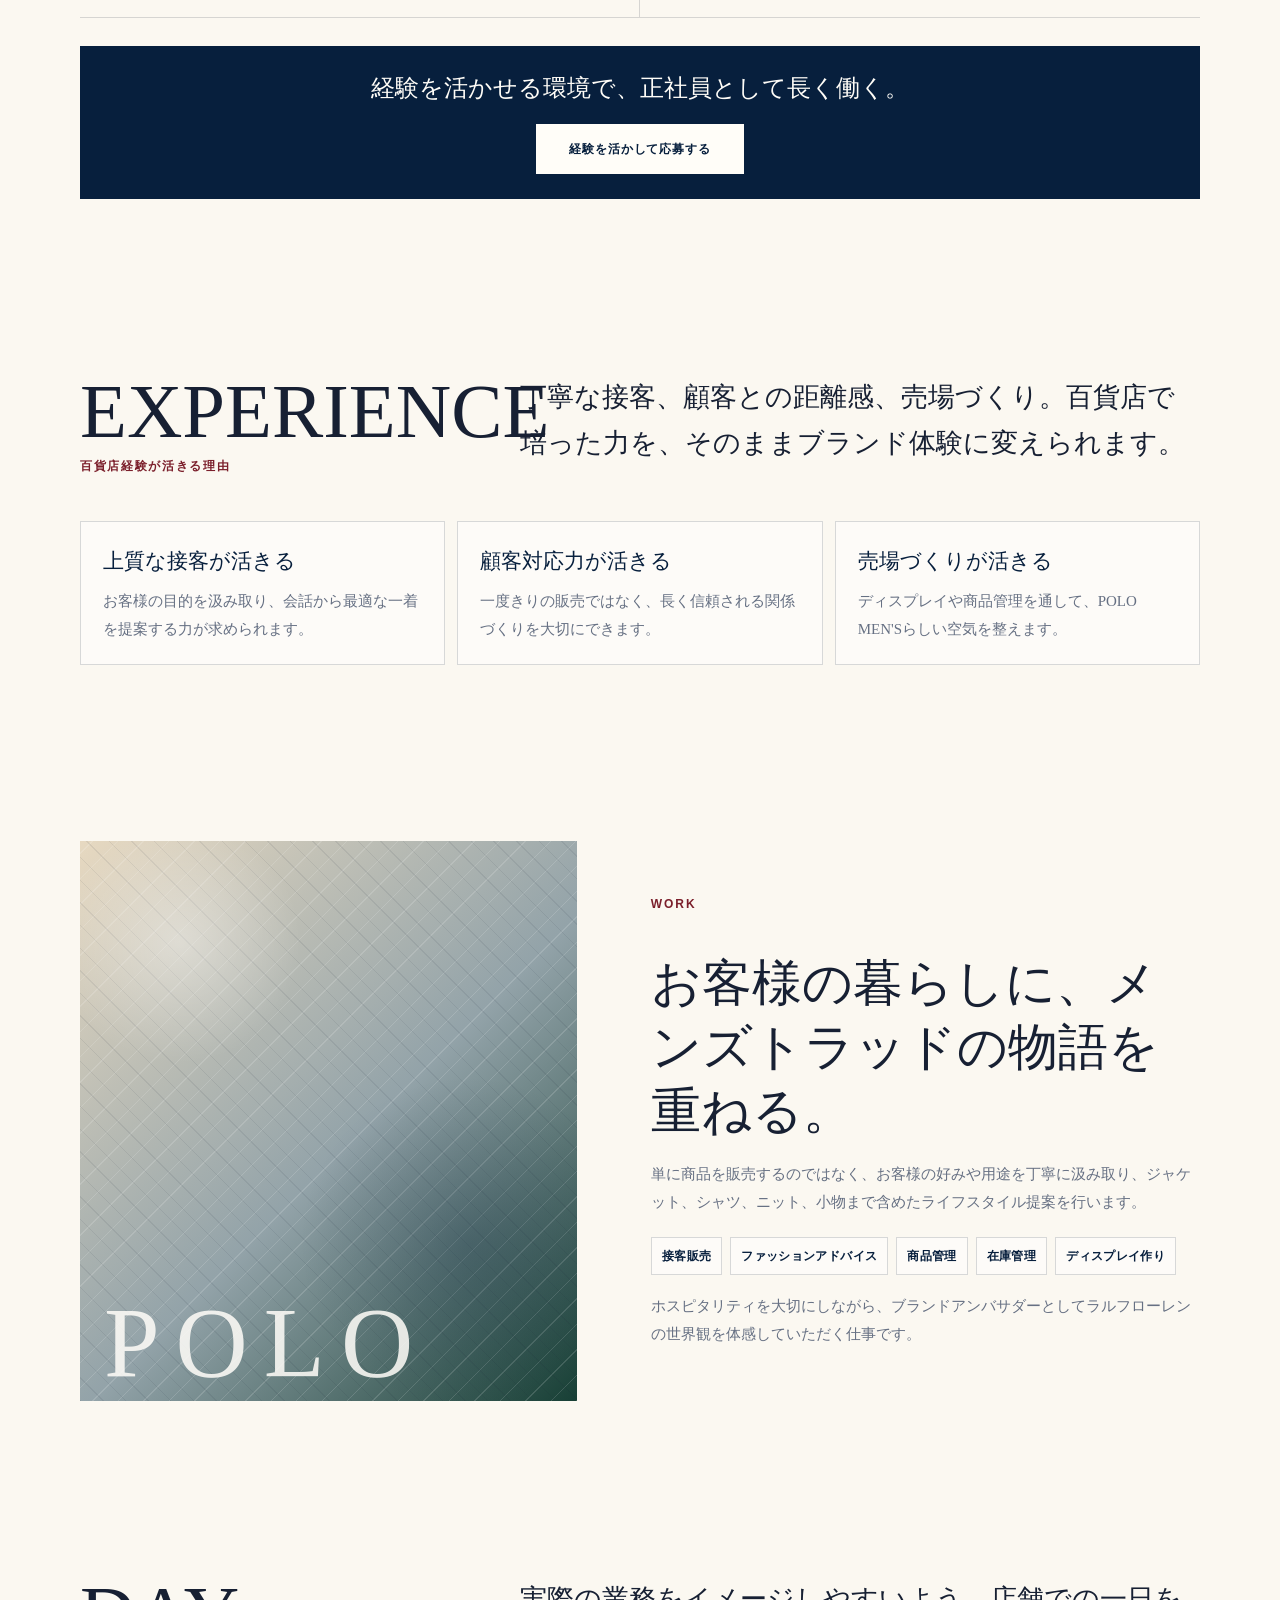
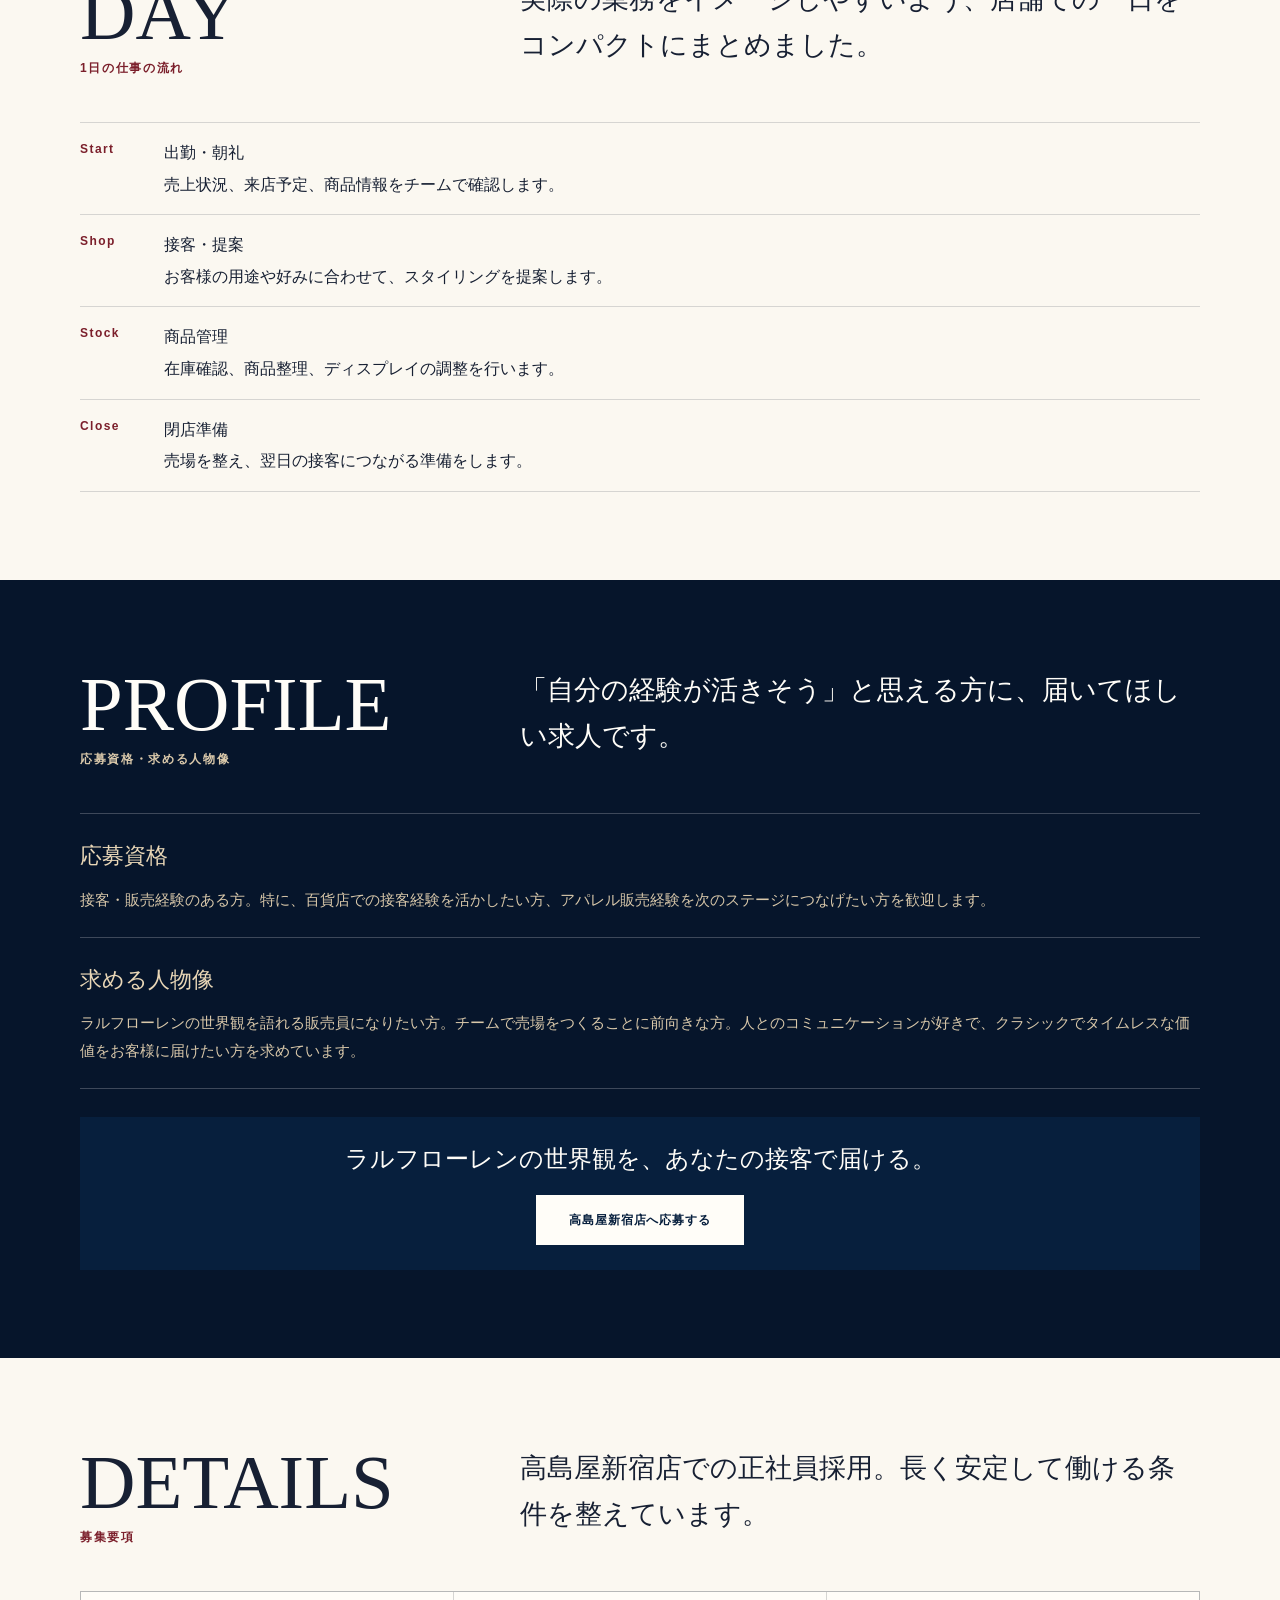
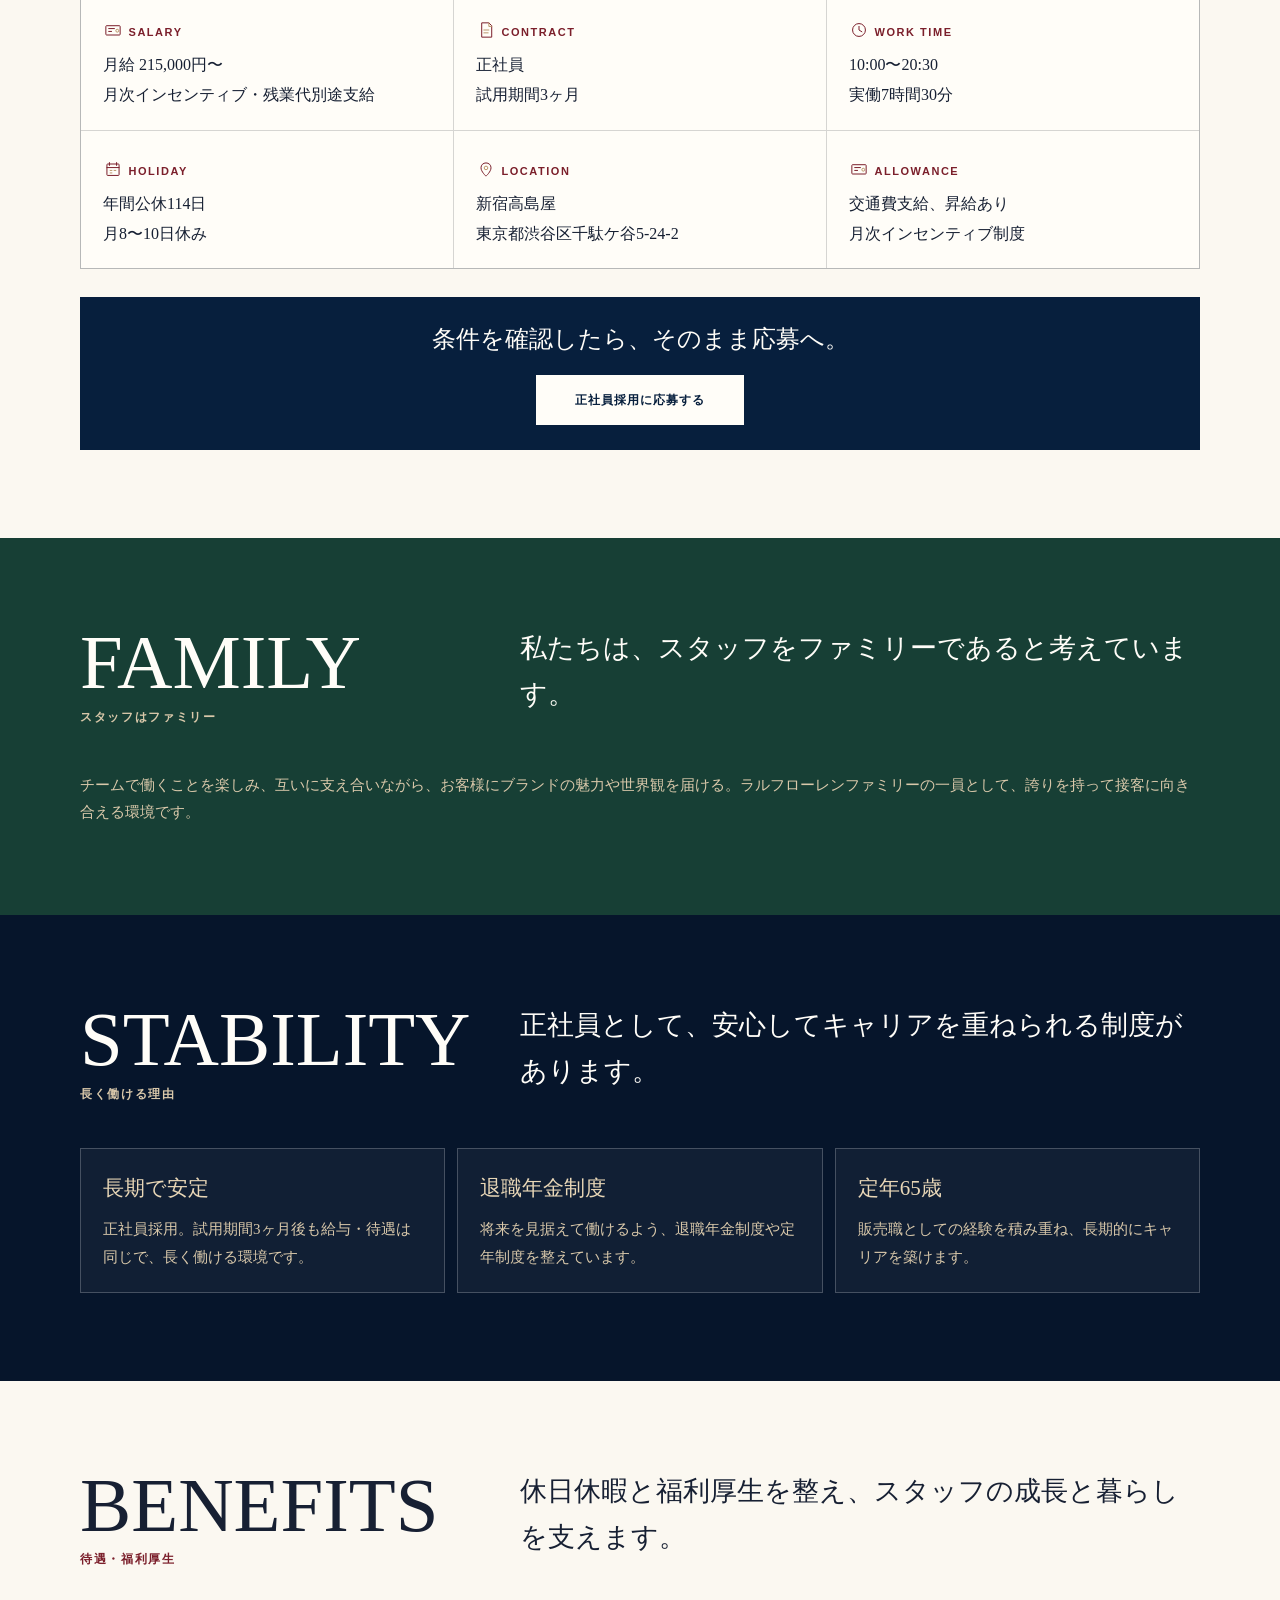
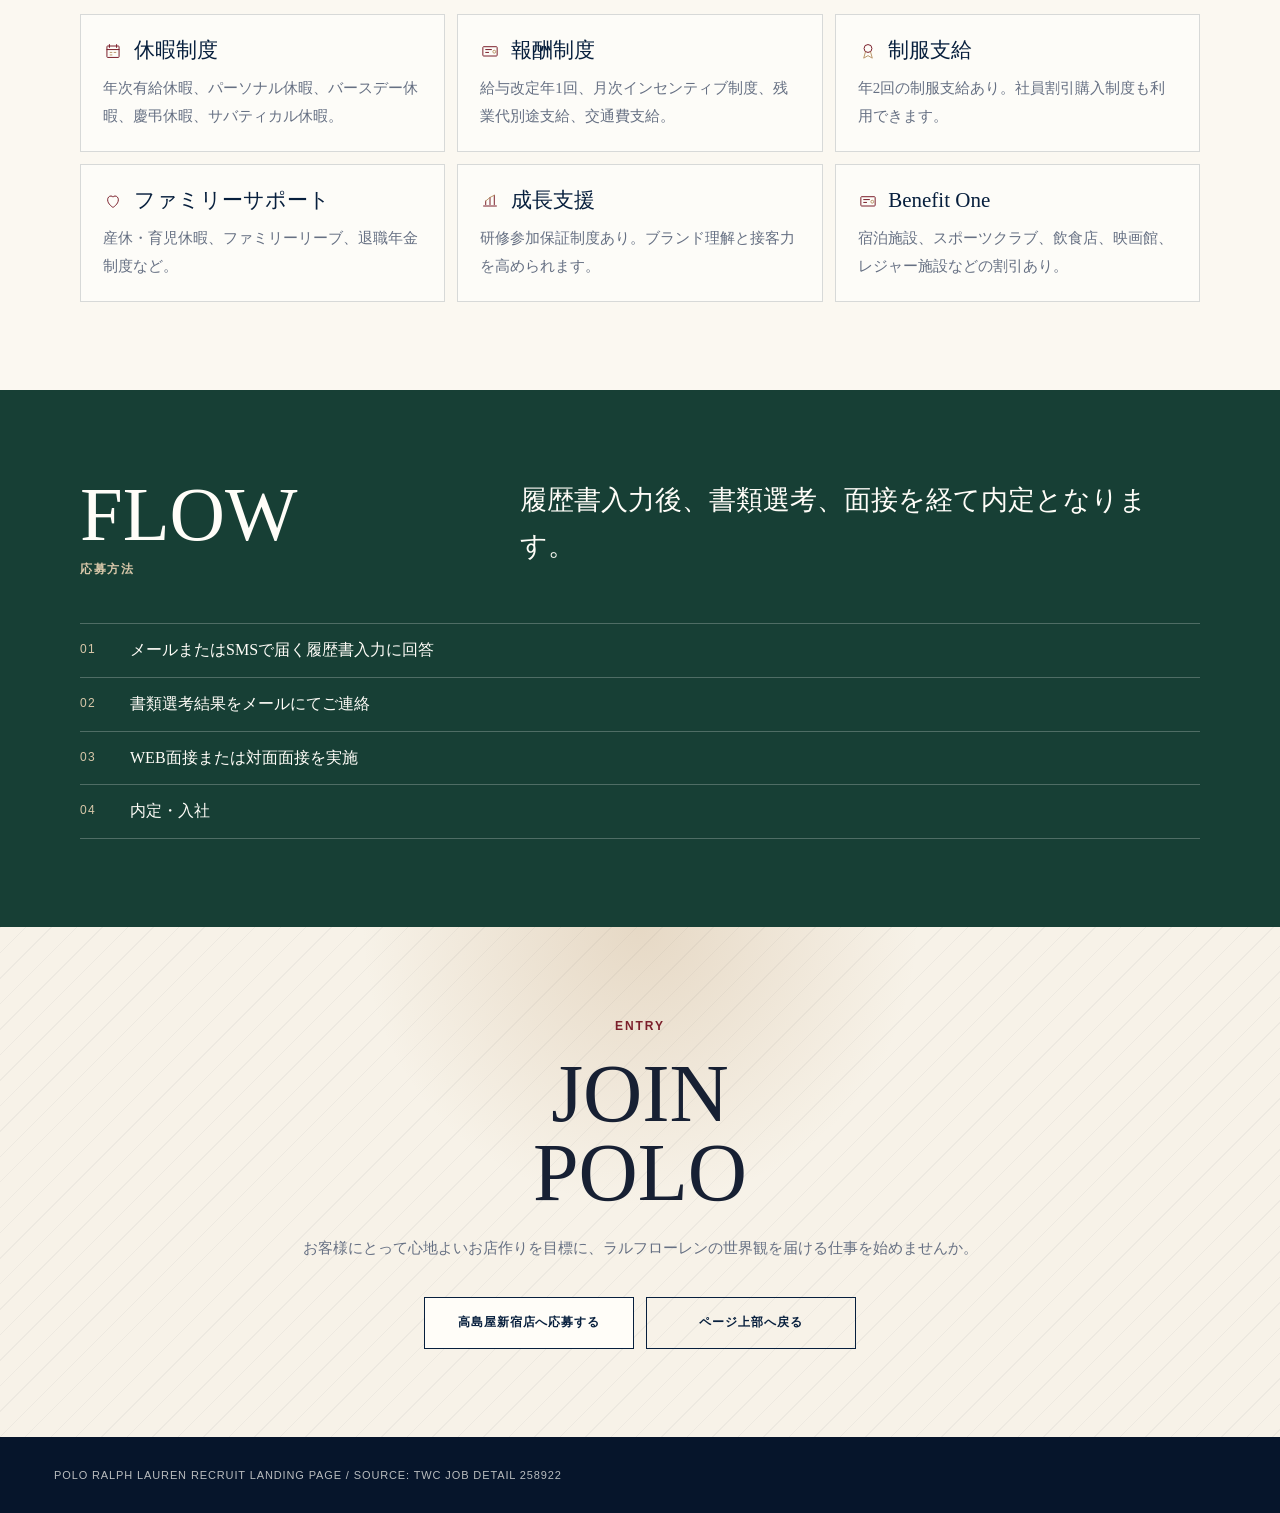
<file: ralph-lauren.html>
<!doctype html>
<html lang="ja">
<head>
  <meta charset="utf-8">
  <meta name="viewport" content="width=device-width, initial-scale=1">
  <title>POLO RALPH LAUREN Recruit</title>
  <meta name="description" content="POLO RALPH LAUREN MEN'S 高島屋新宿店 接客・販売スタッフ採用LP">
  <style>
    :root {
      --navy: #071f3d;
      --deep: #06152b;
      --cream: #f7f2e8;
      --paper: #fbf8f1;
      --white: #fffdf8;
      --ink: #172033;
      --muted: #667083;
      --red: #7b1f2b;
      --green: #173f35;
      --tan: #b69062;
      --line: rgba(23, 32, 51, .16);
      --max: 1120px;
    }

    * {
      box-sizing: border-box;
    }

    html {
      scroll-behavior: smooth;
    }

    body {
      margin: 0;
      color: var(--ink);
      background: var(--paper);
      font-family: "Hiragino Mincho ProN", "Yu Mincho", YuMincho, "Times New Roman", serif;
      line-height: 1.85;
      letter-spacing: 0;
    }

    a {
      color: inherit;
      text-decoration: none;
    }

    p,
    h1,
    h2,
    h3 {
      margin: 0;
    }

    .top-ribbon {
      min-height: 42px;
      display: grid;
      place-items: center;
      padding: 9px 18px;
      background: var(--navy);
      color: var(--white);
      font-family: "Helvetica Neue", Arial, sans-serif;
      font-size: 12px;
      font-weight: 600;
      letter-spacing: .04em;
      text-align: center;
    }

    .site-header {
      position: absolute;
      inset: 42px 0 auto;
      z-index: 10;
      display: flex;
      align-items: center;
      justify-content: space-between;
      padding: 24px 22px;
      color: var(--white);
    }

    .brand {
      font-size: clamp(20px, 5.8vw, 30px);
      line-height: 1;
      letter-spacing: .24em;
      text-transform: uppercase;
      text-shadow: 0 2px 18px rgba(0, 0, 0, .34);
    }

    .nav {
      display: none;
      gap: 28px;
      font-family: "Helvetica Neue", Arial, sans-serif;
      font-size: 12px;
      letter-spacing: .08em;
      text-transform: uppercase;
    }

    .hero {
      min-height: 100svh;
      display: grid;
      align-items: end;
      position: relative;
      overflow: hidden;
      padding: 118px 22px 54px;
      color: var(--white);
      background:
        linear-gradient(180deg, rgba(6, 21, 43, .10), rgba(6, 21, 43, .78)),
        radial-gradient(circle at 30% 18%, rgba(255, 255, 255, .28), transparent 24%),
        radial-gradient(circle at 82% 12%, rgba(182, 144, 98, .28), transparent 28%),
        repeating-linear-gradient(135deg, rgba(255, 255, 255, .055) 0 1px, transparent 1px 18px),
        linear-gradient(135deg, #142845, #536d79 52%, #173f35);
    }

    .hero::before {
      content: "";
      position: absolute;
      inset: 14% 8% 12%;
      background:
        radial-gradient(ellipse at center, rgba(255, 253, 248, .18), transparent 58%);
      border: 1px solid rgba(255, 255, 255, .20);
      box-shadow: inset 0 0 0 12px rgba(255, 255, 255, .035);
    }

    .hero::after {
      content: "";
      position: absolute;
      inset: auto 0 0;
      height: 34%;
      background:
        linear-gradient(180deg, transparent, rgba(6, 21, 43, .34));
      pointer-events: none;
    }

    .hero-copy {
      position: relative;
      z-index: 1;
      max-width: 720px;
      margin: 0 auto;
      text-align: center;
    }

    .kicker {
      margin-bottom: 18px;
      color: currentColor;
      font-family: "Helvetica Neue", Arial, sans-serif;
      font-size: 12px;
      font-weight: 600;
      letter-spacing: .16em;
      text-transform: uppercase;
    }

    h1 {
      font-size: clamp(52px, 15vw, 86px);
      line-height: .93;
      font-weight: 400;
      text-transform: uppercase;
    }

    .hero-lead {
      margin-top: 26px;
      font-size: clamp(22px, 6.3vw, 34px);
      line-height: 1.55;
    }

    .hero-meta {
      display: flex;
      flex-wrap: wrap;
      justify-content: center;
      gap: 8px;
      margin-top: 22px;
      padding: 0;
      list-style: none;
    }

    .hero-meta li {
      border: 1px solid rgba(255, 253, 248, .48);
      padding: 6px 12px;
      background: rgba(6, 21, 43, .22);
      color: rgba(255, 253, 248, .94);
      font-family: "Helvetica Neue", Arial, sans-serif;
      font-size: 12px;
      font-weight: 700;
      letter-spacing: .04em;
    }

    .hero-text {
      margin-top: 18px;
      color: rgba(255, 253, 248, .88);
      font-size: 15px;
    }

    .actions {
      display: grid;
      gap: 12px;
      margin-top: 34px;
    }

    .button {
      display: inline-flex;
      align-items: center;
      justify-content: center;
      min-height: 52px;
      padding: 0 24px;
      border: 1px solid currentColor;
      background: var(--white);
      color: var(--navy);
      font-family: "Helvetica Neue", Arial, sans-serif;
      font-size: 12px;
      font-weight: 700;
      letter-spacing: .08em;
      text-transform: uppercase;
    }

    .button.secondary {
      background: transparent;
      color: var(--white);
    }

    .section {
      padding: 54px 22px;
    }

    .summary {
      background: var(--white);
      border-bottom: 1px solid var(--line);
      padding: 0 22px;
    }

    .summary-grid {
      max-width: var(--max);
      margin: 0 auto;
      display: grid;
      gap: 1px;
      background: var(--line);
      border-left: 1px solid var(--line);
      border-right: 1px solid var(--line);
    }

    .summary-item {
      background: var(--white);
      padding: 18px 20px;
    }

    .summary-item span {
      display: block;
      margin-bottom: 6px;
      color: var(--red);
      font-family: "Helvetica Neue", Arial, sans-serif;
      font-size: 10px;
      font-weight: 700;
      letter-spacing: .14em;
      text-transform: uppercase;
    }

    .summary-item b {
      display: block;
      font-size: clamp(18px, 5vw, 24px);
      font-weight: 500;
      line-height: 1.35;
    }

    .target-note {
      padding: 18px 0 0;
      color: var(--navy);
      font-family: "Helvetica Neue", Arial, sans-serif;
      font-size: 13px;
      font-weight: 700;
      letter-spacing: .06em;
      text-align: center;
      text-transform: uppercase;
    }

    .section.dark {
      background: var(--deep);
      color: var(--white);
    }

    .section.green {
      background: var(--green);
      color: var(--white);
    }

    .section-inner {
      max-width: var(--max);
      margin: 0 auto;
    }

    .section-head {
      display: grid;
      gap: 18px;
      margin-bottom: 30px;
    }

    .section-title {
      font-size: clamp(42px, 12vw, 70px);
      line-height: .96;
      font-weight: 400;
      text-transform: uppercase;
    }

    .section-title small {
      display: block;
      margin-top: 12px;
      color: var(--red);
      font-family: "Helvetica Neue", Arial, sans-serif;
      font-size: 12px;
      font-weight: 700;
      letter-spacing: .14em;
    }

    .dark .section-title small,
    .green .section-title small,
    .dark .muted,
    .green .muted {
      color: #d9c8aa;
    }

    .lead {
      font-size: clamp(19px, 5.5vw, 27px);
      line-height: 1.7;
    }

    .muted {
      color: var(--muted);
      font-size: 15px;
    }

    .feature-list {
      display: grid;
      gap: 0;
      border-top: 1px solid var(--line);
      border-bottom: 1px solid var(--line);
    }

    .feature {
      padding: 18px 0 20px;
      border-bottom: 1px solid var(--line);
    }

    .feature:last-child {
      border-bottom: 0;
    }

    .label {
      display: inline-flex;
      align-items: center;
      min-height: 24px;
      margin-bottom: 10px;
      padding: 2px 10px;
      background: var(--navy);
      color: var(--white);
      font-family: "Helvetica Neue", Arial, sans-serif;
      font-size: 11px;
      letter-spacing: .1em;
      line-height: 1.4;
      text-transform: uppercase;
    }

    .feature strong {
      display: block;
      font-size: clamp(21px, 5.8vw, 30px);
      line-height: 1.36;
      font-weight: 500;
    }

    .inline-cta {
      margin-top: 28px;
      padding: 24px 22px;
      background: var(--navy);
      color: var(--white);
      text-align: center;
    }

    .inline-cta p {
      font-size: clamp(18px, 5vw, 24px);
      line-height: 1.55;
    }

    .inline-cta .button {
      margin-top: 16px;
    }

    .split {
      display: grid;
      gap: 30px;
    }

    .visual-panel {
      min-height: 330px;
      position: relative;
      overflow: hidden;
      background:
        radial-gradient(circle at 20% 18%, rgba(255,255,255,.38), transparent 20%),
        radial-gradient(circle at 78% 72%, rgba(7,31,61,.22), transparent 30%),
        repeating-linear-gradient(45deg, rgba(23,32,51,.08) 0 1px, transparent 1px 16px),
        repeating-linear-gradient(-45deg, rgba(255,255,255,.14) 0 1px, transparent 1px 18px),
        linear-gradient(135deg, #e7d9c1, #93a3a9 54%, #173f35);
    }

    .visual-panel::after {
      content: "POLO";
      position: absolute;
      left: 24px;
      bottom: 18px;
      color: rgba(255, 253, 248, .86);
      font-size: clamp(54px, 16vw, 100px);
      line-height: .8;
      letter-spacing: .16em;
      text-transform: uppercase;
    }

    .copy-block {
      display: grid;
      gap: 18px;
      align-content: center;
    }

    .copy-block h3 {
      font-size: clamp(30px, 8.5vw, 50px);
      line-height: 1.28;
      font-weight: 400;
    }

    .task-list {
      display: flex;
      flex-wrap: wrap;
      gap: 8px;
      margin: 2px 0 0;
      padding: 0;
      list-style: none;
    }

    .task-list li {
      border: 1px solid var(--line);
      padding: 7px 10px;
      background: rgba(255, 255, 255, .52);
      color: var(--navy);
      font-family: "Helvetica Neue", Arial, sans-serif;
      font-size: 12px;
      font-weight: 700;
      letter-spacing: .03em;
    }

    .detail-grid {
      display: grid;
      gap: 1px;
      background: var(--line);
      border: 1px solid var(--line);
    }

    .detail {
      background: var(--white);
      padding: 20px 22px;
      color: var(--ink);
    }

    .detail span,
    .benefit h3::before,
    .detail span::before {
      display: inline-block;
      vertical-align: -4px;
    }

    .detail span {
      margin-bottom: 8px;
      color: var(--red);
      font-family: "Helvetica Neue", Arial, sans-serif;
      font-size: 11px;
      font-weight: 700;
      letter-spacing: .14em;
      text-transform: uppercase;
    }

    .detail span::before,
    .benefit h3::before {
      content: "";
      width: 20px;
      height: 20px;
      margin-right: .5em;
      background-repeat: no-repeat;
      background-position: center;
      background-size: contain;
    }

    .icon-pay span::before,
    .icon-benefit h3::before {
      background-image: url("data:image/svg+xml,%3Csvg width='28' height='28' viewBox='0 0 28 28' fill='none' xmlns='http://www.w3.org/2000/svg'%3E%3Crect x='4' y='8' width='20' height='13' rx='1' stroke='%237b1f2b' stroke-width='1.4'/%3E%3Cpath d='M8 12H16M8 16H12' stroke='%237b1f2b' stroke-width='1.4' stroke-linecap='round'/%3E%3Ccircle cx='20' cy='15' r='2' stroke='%23b69062' stroke-width='1.3'/%3E%3C/svg%3E");
    }

    .icon-contract span::before {
      background-image: url("data:image/svg+xml,%3Csvg width='28' height='28' viewBox='0 0 28 28' fill='none' xmlns='http://www.w3.org/2000/svg'%3E%3Cpath d='M8 4H18L22 8V24H8V4Z' stroke='%237b1f2b' stroke-width='1.4'/%3E%3Cpath d='M18 4V9H22M11 14H18M11 18H17' stroke='%23b69062' stroke-width='1.3' stroke-linecap='round'/%3E%3C/svg%3E");
    }

    .icon-time span::before {
      background-image: url("data:image/svg+xml,%3Csvg width='28' height='28' viewBox='0 0 28 28' fill='none' xmlns='http://www.w3.org/2000/svg'%3E%3Ccircle cx='14' cy='14' r='9' stroke='%237b1f2b' stroke-width='1.4'/%3E%3Cpath d='M14 9V14L18 16.5' stroke='%237b1f2b' stroke-width='1.4' stroke-linecap='round'/%3E%3C/svg%3E");
    }

    .icon-place span::before {
      background-image: url("data:image/svg+xml,%3Csvg width='28' height='28' viewBox='0 0 28 28' fill='none' xmlns='http://www.w3.org/2000/svg'%3E%3Cpath d='M14 24S21 17.7 21 12.3C21 8.2 17.9 5.5 14 5.5S7 8.2 7 12.3C7 17.7 14 24 14 24Z' stroke='%237b1f2b' stroke-width='1.4'/%3E%3Ccircle cx='14' cy='12.5' r='2.5' stroke='%23b69062' stroke-width='1.3'/%3E%3C/svg%3E");
    }

    .icon-holiday span::before,
    .icon-leave h3::before {
      background-image: url("data:image/svg+xml,%3Csvg width='28' height='28' viewBox='0 0 28 28' fill='none' xmlns='http://www.w3.org/2000/svg'%3E%3Crect x='5.5' y='7' width='17' height='16' rx='1' stroke='%237b1f2b' stroke-width='1.4'/%3E%3Cpath d='M9 5V9M19 5V9M5.5 12H22.5' stroke='%237b1f2b' stroke-width='1.4' stroke-linecap='round'/%3E%3Cpath d='M10 16H12.5M15.5 16H18M10 19.5H12.5' stroke='%23b69062' stroke-width='1.3' stroke-linecap='round'/%3E%3C/svg%3E");
    }

    .benefit-grid {
      display: grid;
      gap: 12px;
    }

    .benefit {
      border: 1px solid var(--line);
      background: rgba(255, 255, 255, .48);
      padding: 20px 22px;
    }

    .benefit h3 {
      margin-bottom: 10px;
      color: var(--navy);
      font-size: 21px;
      font-weight: 500;
      line-height: 1.45;
    }

    .icon-family h3::before {
      background-image: url("data:image/svg+xml,%3Csvg width='28' height='28' viewBox='0 0 28 28' fill='none' xmlns='http://www.w3.org/2000/svg'%3E%3Cpath d='M14 23S6.5 18.5 6.5 12.3C6.5 9.3 8.5 7 11.2 7C12.7 7 13.6 7.8 14 8.6C14.4 7.8 15.3 7 16.8 7C19.5 7 21.5 9.3 21.5 12.3C21.5 18.5 14 23 14 23Z' stroke='%237b1f2b' stroke-width='1.4'/%3E%3C/svg%3E");
    }

    .icon-award h3::before {
      background-image: url("data:image/svg+xml,%3Csvg width='28' height='28' viewBox='0 0 28 28' fill='none' xmlns='http://www.w3.org/2000/svg'%3E%3Ccircle cx='14' cy='10.5' r='5.5' stroke='%237b1f2b' stroke-width='1.4'/%3E%3Cpath d='M10.5 15L8 24L14 20.5L20 24L17.5 15' stroke='%23b69062' stroke-width='1.3' stroke-linejoin='round'/%3E%3C/svg%3E");
    }

    .icon-training h3::before {
      background-image: url("data:image/svg+xml,%3Csvg width='28' height='28' viewBox='0 0 28 28' fill='none' xmlns='http://www.w3.org/2000/svg'%3E%3Cpath d='M5 21H23' stroke='%237b1f2b' stroke-width='1.4' stroke-linecap='round'/%3E%3Cpath d='M8 19V14M14 19V9M20 19V6' stroke='%237b1f2b' stroke-width='1.4' stroke-linecap='round'/%3E%3Cpath d='M8 14L14 9L20 6' stroke='%23b69062' stroke-width='1.3' stroke-linecap='round'/%3E%3C/svg%3E");
    }

    .text-panel {
      border-top: 1px solid rgba(255,255,255,.22);
      border-bottom: 1px solid rgba(255,255,255,.22);
    }

    .text-row {
      padding: 22px 0;
      border-bottom: 1px solid rgba(255,255,255,.22);
    }

    .text-row:last-child {
      border-bottom: 0;
    }

    .text-row h3 {
      margin-bottom: 10px;
      color: #e9d7b7;
      font-size: 22px;
      font-weight: 500;
    }

    .stability-grid {
      display: grid;
      gap: 12px;
    }

    .reason-grid {
      display: grid;
      gap: 12px;
    }

    .reason-card {
      border: 1px solid var(--line);
      padding: 20px 22px;
      background: rgba(255, 255, 255, .50);
    }

    .reason-card h3 {
      margin-bottom: 8px;
      color: var(--navy);
      font-size: 21px;
      font-weight: 500;
    }

    .stability-card {
      border: 1px solid rgba(255, 255, 255, .22);
      padding: 20px 22px;
      background: rgba(255, 255, 255, .045);
    }

    .stability-card h3 {
      margin-bottom: 8px;
      color: #e9d7b7;
      font-size: 21px;
      font-weight: 500;
    }

    .list {
      margin: 12px 0 0;
      padding: 0;
      list-style: none;
    }

    .list li {
      padding: 10px 0;
      border-top: 1px solid var(--line);
      color: var(--muted);
      font-size: 15px;
    }

    .flow {
      display: grid;
      gap: 0;
      border-top: 1px solid rgba(255,255,255,.24);
    }

    .flow-step {
      display: flex;
      gap: 16px;
      padding: 14px 0;
      border-bottom: 1px solid rgba(255,255,255,.24);
    }

    .flow-step span {
      flex: 0 0 34px;
      color: #d9c8aa;
      font-family: "Helvetica Neue", Arial, sans-serif;
      font-size: 12px;
      letter-spacing: .12em;
    }

    .flow-step b {
      font-weight: 400;
      line-height: 1.55;
    }

    .day-flow {
      display: grid;
      gap: 0;
      border-top: 1px solid var(--line);
      border-bottom: 1px solid var(--line);
    }

    .day-item {
      display: grid;
      grid-template-columns: 70px minmax(0, 1fr);
      gap: 14px;
      padding: 15px 0;
      border-bottom: 1px solid var(--line);
    }

    .day-item:last-child {
      border-bottom: 0;
    }

    .day-item span {
      color: var(--red);
      font-family: "Helvetica Neue", Arial, sans-serif;
      font-size: 12px;
      font-weight: 700;
      letter-spacing: .12em;
    }

    .day-item b {
      display: block;
      margin-bottom: 2px;
      font-weight: 500;
    }

    .cta {
      text-align: center;
      background:
        radial-gradient(circle at 50% 0, rgba(182,144,98,.26), transparent 34%),
        repeating-linear-gradient(135deg, rgba(23,32,51,.045) 0 1px, transparent 1px 18px),
        var(--cream);
    }

    .cta h2 {
      font-size: clamp(44px, 14vw, 82px);
      line-height: .96;
      font-weight: 400;
      text-transform: uppercase;
    }

    .cta .button.secondary {
      color: var(--navy);
    }

    .footer {
      padding: 28px 22px;
      background: var(--deep);
      color: rgba(255,253,248,.72);
      font-family: "Helvetica Neue", Arial, sans-serif;
      font-size: 11px;
      letter-spacing: .08em;
      text-transform: uppercase;
    }

    @media (min-width: 720px) {
      .actions {
        display: flex;
        justify-content: center;
      }

      .button {
        min-width: 210px;
      }

      .feature-list,
      .detail-grid,
      .benefit-grid,
      .summary-grid,
      .stability-grid,
      .reason-grid {
        grid-template-columns: repeat(2, minmax(0, 1fr));
      }

      .feature {
        padding: 24px;
        border-right: 1px solid var(--line);
      }

      .feature:nth-child(2n) {
        border-right: 0;
      }
    }

    @media (min-width: 980px) {
      .site-header {
        position: fixed;
        inset: 42px 0 auto;
        padding: 26px 48px;
      }

      .nav {
        display: flex;
      }

      .hero {
        min-height: 100vh;
        padding: 140px 54px 78px;
      }

      .hero-copy {
        max-width: 800px;
      }

      h1 {
        font-size: clamp(78px, 8vw, 122px);
      }

      .section {
        padding: 88px 54px;
      }

      .section-head {
        grid-template-columns: minmax(220px, 360px) minmax(0, 1fr);
        gap: 80px;
        margin-bottom: 48px;
      }

      .section-title {
        font-size: clamp(58px, 6vw, 94px);
      }

      .split {
        grid-template-columns: minmax(0, .95fr) minmax(0, 1.05fr);
        gap: 74px;
      }

      .visual-panel {
        min-height: 560px;
      }

      .detail-grid {
        grid-template-columns: repeat(3, minmax(0, 1fr));
      }

      .benefit-grid {
        grid-template-columns: repeat(3, minmax(0, 1fr));
      }

      .summary-grid {
        grid-template-columns: repeat(5, minmax(0, 1fr));
      }

      .stability-grid {
        grid-template-columns: repeat(3, minmax(0, 1fr));
      }

      .reason-grid {
        grid-template-columns: repeat(3, minmax(0, 1fr));
      }

      .footer {
        padding-inline: 54px;
      }
    }
  </style>
</head>
<body>
  <div class="top-ribbon">POLO RALPH LAUREN MEN'S 高島屋新宿店 / 正社員採用</div>

  <header class="site-header">
    <a class="brand" href="#top" aria-label="Ralph Lauren Recruit">RALPH LAUREN</a>
    <nav class="nav" aria-label="ページ内ナビゲーション">
      <a href="#message">Message</a>
      <a href="#work">Work</a>
      <a href="#details">Details</a>
      <a href="#benefits">Benefits</a>
      <a href="#entry">Entry</a>
    </nav>
  </header>

  <main id="top">
    <section class="hero" aria-labelledby="hero-title">
      <div class="hero-copy">
        <p class="kicker">POLO RALPH LAUREN MEN'S / 高島屋新宿店</p>
        <h1 id="hero-title">Polo<br>Recruit</h1>
        <p class="hero-lead">百貨店経験を活かし、POLO RALPH LAURENの接客へ。</p>
        <ul class="hero-meta" aria-label="求人条件サマリー">
          <li>新宿高島屋</li>
          <li>正社員</li>
          <li>月給21.5万円〜</li>
          <li>経験者歓迎</li>
        </ul>
        <p class="hero-text">クラシックでタイムレスなメンズトラッドの世界観を、お客様一人ひとりの暮らしに合わせて提案する販売スタッフを募集します。</p>
        <div class="actions">
          <a class="button" href="https://www.t-w-c.net/entry/258922/">正社員採用に応募する</a>
          <a class="button secondary" href="#details">募集要項を見る</a>
        </div>
      </div>
    </section>

    <section class="summary" aria-label="この求人の条件サマリー">
        <div class="summary-grid">
        <div class="summary-item">
          <span>Salary</span>
          <b>月給215,000円〜</b>
        </div>
        <div class="summary-item">
          <span>Contract</span>
          <b>正社員</b>
        </div>
        <div class="summary-item">
          <span>Location</span>
          <b>新宿高島屋</b>
        </div>
        <div class="summary-item">
          <span>Holiday</span>
          <b>年間公休114日</b>
        </div>
        <div class="summary-item">
          <span>Uniform</span>
          <b>年2回 制服支給</b>
        </div>
        <p class="target-note">百貨店・アパレル販売経験者歓迎</p>
      </div>
    </section>

    <section class="section" id="message">
      <div class="section-inner">
        <div class="section-head">
          <h2 class="section-title">Message<small>採用メッセージ</small></h2>
          <div>
            <p class="lead">トラッドを、ライフスタイル提案へ。</p>
            <p class="muted" style="margin-top: 16px;">POLO RALPH LAUREN MEN'Sの接客は、商品を売るだけではありません。クラシックな装いの魅力、タイムレスに着続けられる価値、お客様の暮らしに合うスタイルを、あなたの言葉で届ける仕事です。</p>
          </div>
        </div>
        <div class="feature-list">
          <div class="feature">
            <span class="label">Point 01</span>
            <strong>百貨店での販売経験を活かせる環境</strong>
          </div>
          <div class="feature">
            <span class="label">Point 02</span>
            <strong>年2回の制服支給・社員割引制度あり</strong>
          </div>
          <div class="feature">
            <span class="label">Point 03</span>
            <strong>年間公休114日・パーソナル休暇あり</strong>
          </div>
        </div>
        <div class="inline-cta">
          <p>経験を活かせる環境で、正社員として長く働く。</p>
          <a class="button" href="https://www.t-w-c.net/entry/258922/">経験を活かして応募する</a>
        </div>
      </div>
    </section>

    <section class="section">
      <div class="section-inner">
        <div class="section-head">
          <h2 class="section-title">Experience<small>百貨店経験が活きる理由</small></h2>
          <p class="lead">丁寧な接客、顧客との距離感、売場づくり。百貨店で培った力を、そのままブランド体験に変えられます。</p>
        </div>
        <div class="reason-grid">
          <div class="reason-card">
            <h3>上質な接客が活きる</h3>
            <p class="muted">お客様の目的を汲み取り、会話から最適な一着を提案する力が求められます。</p>
          </div>
          <div class="reason-card">
            <h3>顧客対応力が活きる</h3>
            <p class="muted">一度きりの販売ではなく、長く信頼される関係づくりを大切にできます。</p>
          </div>
          <div class="reason-card">
            <h3>売場づくりが活きる</h3>
            <p class="muted">ディスプレイや商品管理を通して、POLO MEN'Sらしい空気を整えます。</p>
          </div>
        </div>
      </div>
    </section>

    <section class="section" id="work">
      <div class="section-inner split">
        <div class="visual-panel" aria-hidden="true"></div>
        <div class="copy-block">
          <p class="kicker" style="color: var(--red);">Work</p>
          <h3>お客様の暮らしに、メンズトラッドの物語を重ねる。</h3>
          <p class="muted">単に商品を販売するのではなく、お客様の好みや用途を丁寧に汲み取り、ジャケット、シャツ、ニット、小物まで含めたライフスタイル提案を行います。</p>
          <ul class="task-list" aria-label="主な仕事内容">
            <li>接客販売</li>
            <li>ファッションアドバイス</li>
            <li>商品管理</li>
            <li>在庫管理</li>
            <li>ディスプレイ作り</li>
          </ul>
          <p class="muted">ホスピタリティを大切にしながら、ブランドアンバサダーとしてラルフローレンの世界観を体感していただく仕事です。</p>
        </div>
      </div>
    </section>

    <section class="section">
      <div class="section-inner">
        <div class="section-head">
          <h2 class="section-title">Day<small>1日の仕事の流れ</small></h2>
          <p class="lead">実際の業務をイメージしやすいよう、店舗での一日をコンパクトにまとめました。</p>
        </div>
        <div class="day-flow">
          <div class="day-item"><span>Start</span><p><b>出勤・朝礼</b>売上状況、来店予定、商品情報をチームで確認します。</p></div>
          <div class="day-item"><span>Shop</span><p><b>接客・提案</b>お客様の用途や好みに合わせて、スタイリングを提案します。</p></div>
          <div class="day-item"><span>Stock</span><p><b>商品管理</b>在庫確認、商品整理、ディスプレイの調整を行います。</p></div>
          <div class="day-item"><span>Close</span><p><b>閉店準備</b>売場を整え、翌日の接客につながる準備をします。</p></div>
        </div>
      </div>
    </section>

    <section class="section dark" id="profile">
      <div class="section-inner">
        <div class="section-head">
          <h2 class="section-title">Profile<small>応募資格・求める人物像</small></h2>
          <p class="lead">「自分の経験が活きそう」と思える方に、届いてほしい求人です。</p>
        </div>
        <div class="text-panel">
          <div class="text-row">
            <h3>応募資格</h3>
            <p class="muted">接客・販売経験のある方。特に、百貨店での接客経験を活かしたい方、アパレル販売経験を次のステージにつなげたい方を歓迎します。</p>
          </div>
          <div class="text-row">
            <h3>求める人物像</h3>
            <p class="muted">ラルフローレンの世界観を語れる販売員になりたい方。チームで売場をつくることに前向きな方。人とのコミュニケーションが好きで、クラシックでタイムレスな価値をお客様に届けたい方を求めています。</p>
          </div>
        </div>
        <div class="inline-cta">
          <p>ラルフローレンの世界観を、あなたの接客で届ける。</p>
          <a class="button" href="https://www.t-w-c.net/entry/258922/">高島屋新宿店へ応募する</a>
        </div>
      </div>
    </section>

    <section class="section" id="details">
      <div class="section-inner">
        <div class="section-head">
          <h2 class="section-title">Details<small>募集要項</small></h2>
          <p class="lead">高島屋新宿店での正社員採用。長く安定して働ける条件を整えています。</p>
        </div>
        <div class="detail-grid">
          <div class="detail icon-pay">
            <span>Salary</span>
            <p>月給 215,000円〜<br>月次インセンティブ・残業代別途支給</p>
          </div>
          <div class="detail icon-contract">
            <span>Contract</span>
            <p>正社員<br>試用期間3ヶ月</p>
          </div>
          <div class="detail icon-time">
            <span>Work Time</span>
            <p>10:00〜20:30<br>実働7時間30分</p>
          </div>
          <div class="detail icon-holiday">
            <span>Holiday</span>
            <p>年間公休114日<br>月8〜10日休み</p>
          </div>
          <div class="detail icon-place">
            <span>Location</span>
            <p>新宿高島屋<br>東京都渋谷区千駄ケ谷5-24-2</p>
          </div>
          <div class="detail icon-pay">
            <span>Allowance</span>
            <p>交通費支給、昇給あり<br>月次インセンティブ制度</p>
          </div>
        </div>
        <div class="inline-cta">
          <p>条件を確認したら、そのまま応募へ。</p>
          <a class="button" href="https://www.t-w-c.net/entry/258922/">正社員採用に応募する</a>
        </div>
      </div>
    </section>

    <section class="section green">
      <div class="section-inner">
        <div class="section-head">
          <h2 class="section-title">Family<small>スタッフはファミリー</small></h2>
          <p class="lead">私たちは、スタッフをファミリーであると考えています。</p>
        </div>
        <p class="muted">チームで働くことを楽しみ、互いに支え合いながら、お客様にブランドの魅力や世界観を届ける。ラルフローレンファミリーの一員として、誇りを持って接客に向き合える環境です。</p>
      </div>
    </section>

    <section class="section dark">
      <div class="section-inner">
        <div class="section-head">
          <h2 class="section-title">Stability<small>長く働ける理由</small></h2>
          <p class="lead">正社員として、安心してキャリアを重ねられる制度があります。</p>
        </div>
        <div class="stability-grid">
          <div class="stability-card">
            <h3>長期で安定</h3>
            <p class="muted">正社員採用。試用期間3ヶ月後も給与・待遇は同じで、長く働ける環境です。</p>
          </div>
          <div class="stability-card">
            <h3>退職年金制度</h3>
            <p class="muted">将来を見据えて働けるよう、退職年金制度や定年制度を整えています。</p>
          </div>
          <div class="stability-card">
            <h3>定年65歳</h3>
            <p class="muted">販売職としての経験を積み重ね、長期的にキャリアを築けます。</p>
          </div>
        </div>
      </div>
    </section>

    <section class="section" id="benefits">
      <div class="section-inner">
        <div class="section-head">
          <h2 class="section-title">Benefits<small>待遇・福利厚生</small></h2>
          <p class="lead">休日休暇と福利厚生を整え、スタッフの成長と暮らしを支えます。</p>
        </div>
        <div class="benefit-grid">
          <div class="benefit icon-leave">
            <h3>休暇制度</h3>
            <p class="muted">年次有給休暇、パーソナル休暇、バースデー休暇、慶弔休暇、サバティカル休暇。</p>
          </div>
          <div class="benefit icon-benefit">
            <h3>報酬制度</h3>
            <p class="muted">給与改定年1回、月次インセンティブ制度、残業代別途支給、交通費支給。</p>
          </div>
          <div class="benefit icon-award">
            <h3>制服支給</h3>
            <p class="muted">年2回の制服支給あり。社員割引購入制度も利用できます。</p>
          </div>
          <div class="benefit icon-family">
            <h3>ファミリーサポート</h3>
            <p class="muted">産休・育児休暇、ファミリーリーブ、退職年金制度など。</p>
          </div>
          <div class="benefit icon-training">
            <h3>成長支援</h3>
            <p class="muted">研修参加保証制度あり。ブランド理解と接客力を高められます。</p>
          </div>
          <div class="benefit icon-benefit">
            <h3>Benefit One</h3>
            <p class="muted">宿泊施設、スポーツクラブ、飲食店、映画館、レジャー施設などの割引あり。</p>
          </div>
        </div>
      </div>
    </section>

    <section class="section green">
      <div class="section-inner">
        <div class="section-head">
          <h2 class="section-title">Flow<small>応募方法</small></h2>
          <p class="lead">履歴書入力後、書類選考、面接を経て内定となります。</p>
        </div>
        <div class="flow">
          <div class="flow-step"><span>01</span><b>メールまたはSMSで届く履歴書入力に回答</b></div>
          <div class="flow-step"><span>02</span><b>書類選考結果をメールにてご連絡</b></div>
          <div class="flow-step"><span>03</span><b>WEB面接または対面面接を実施</b></div>
          <div class="flow-step"><span>04</span><b>内定・入社</b></div>
        </div>
      </div>
    </section>

    <section class="section cta" id="entry">
      <div class="section-inner">
        <p class="kicker" style="color: var(--red);">Entry</p>
        <h2>Join<br>Polo</h2>
        <p class="muted" style="max-width: 720px; margin: 22px auto 0;">お客様にとって心地よいお店作りを目標に、ラルフローレンの世界観を届ける仕事を始めませんか。</p>
        <div class="actions">
          <a class="button" href="https://www.t-w-c.net/entry/258922/">高島屋新宿店へ応募する</a>
          <a class="button secondary" href="#top">ページ上部へ戻る</a>
        </div>
      </div>
    </section>
  </main>

  <footer class="footer">
    <p>POLO RALPH LAUREN Recruit Landing Page / Source: TWC Job Detail 258922</p>
  </footer>
</body>
</html>
</file>
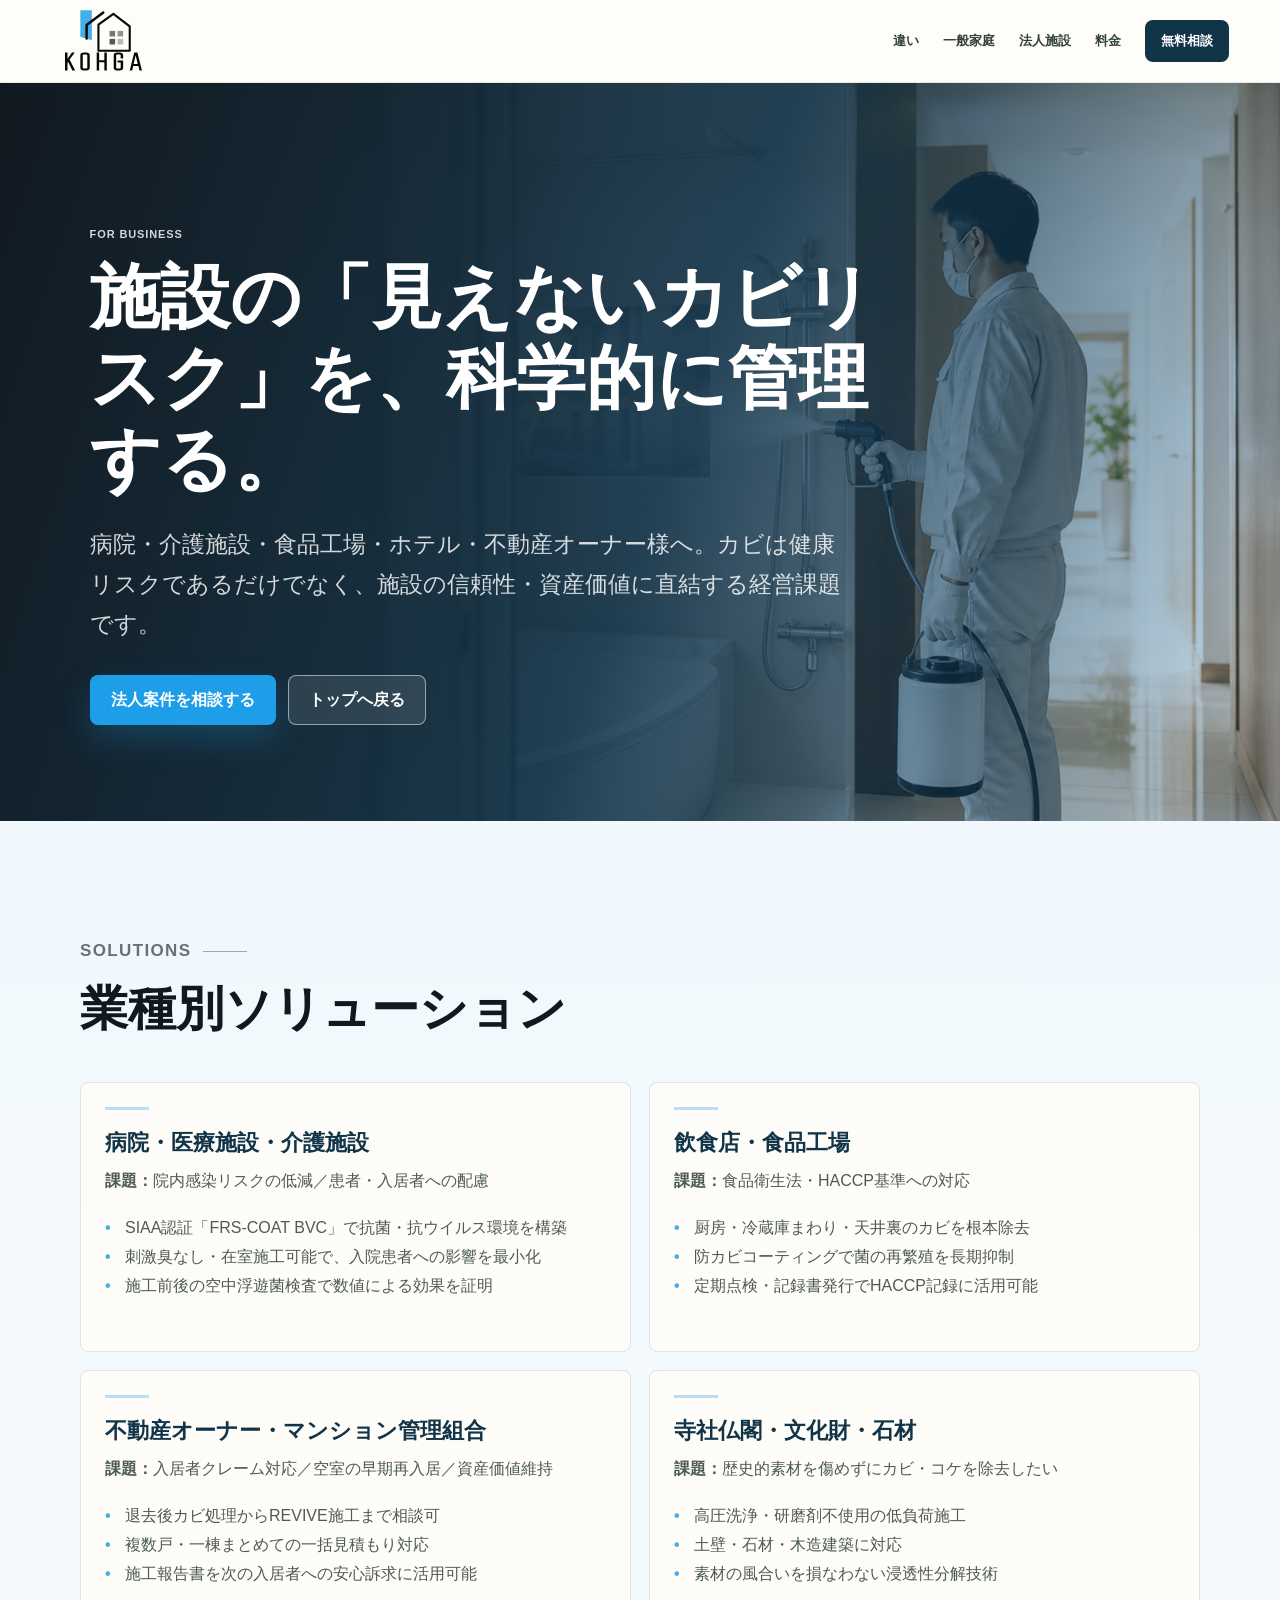
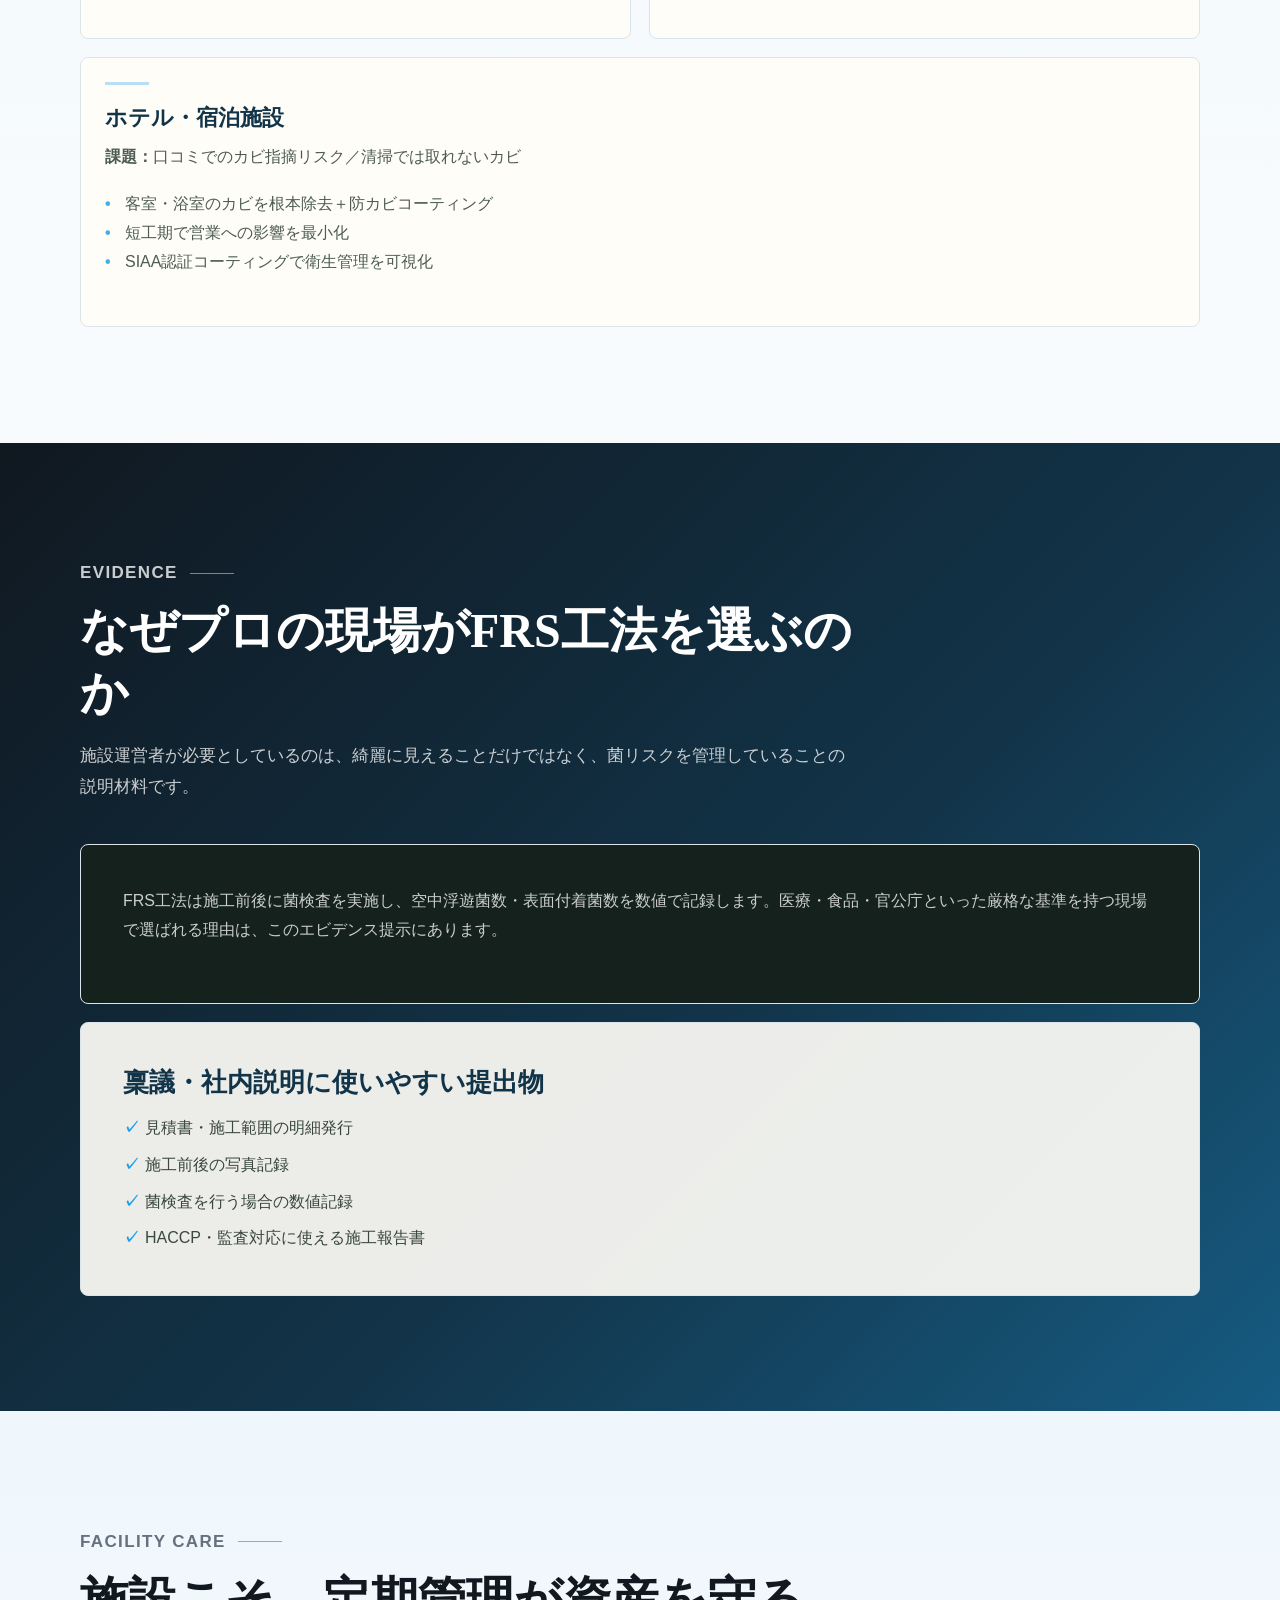
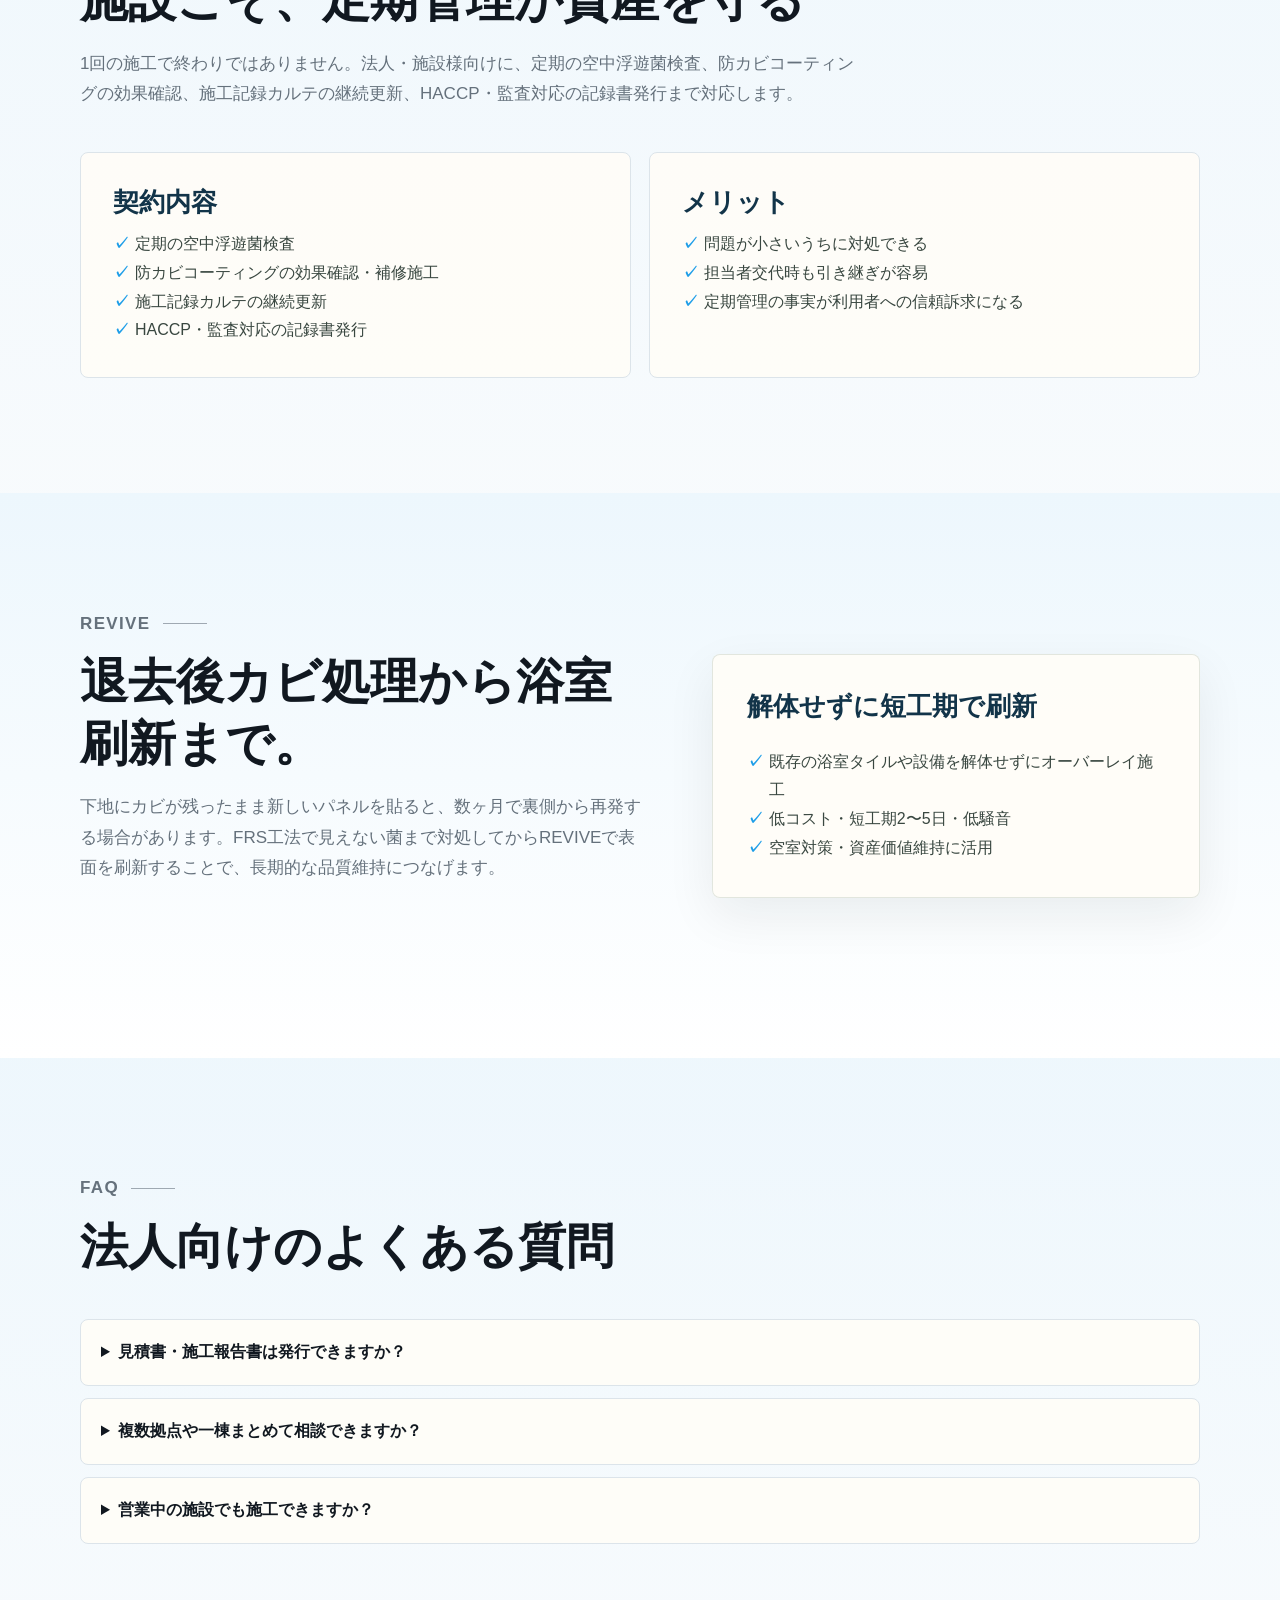
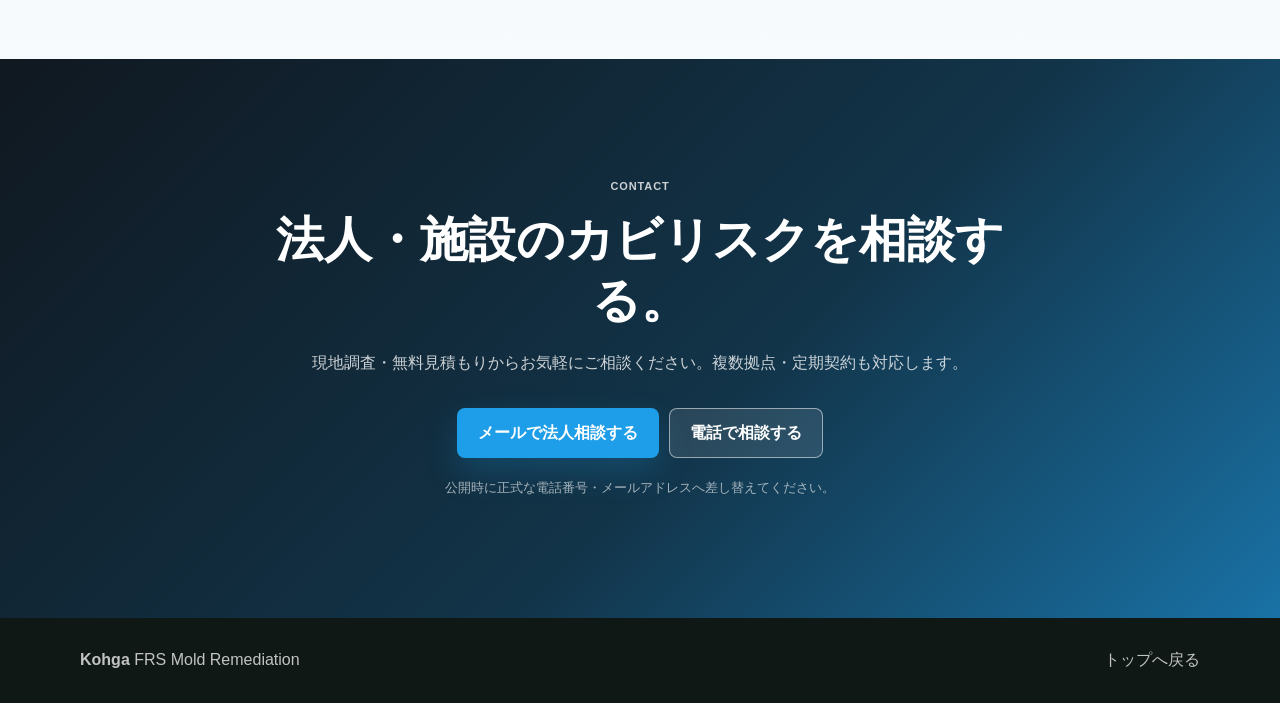
<file: frs/business.html>
<!doctype html>
<html lang="ja">
  <head>
    <meta charset="utf-8">
    <meta name="viewport" content="width=device-width, initial-scale=1">
    <title>法人・施設向け | Kohga FRS工法カビ除去</title>
    <meta name="description" content="病院・介護施設・食品工場・ホテル・不動産オーナー様へ。FRS工法とSIAA認証コーティングで施設のカビリスクを管理します。">
    <link rel="icon" href="assets/kohga-logo.svg" type="image/svg+xml">
    <link rel="stylesheet" href="styles.css">
  </head>
  <body>
    <header class="site-header">
      <a class="brand" href="index.html#top" aria-label="Kohga トップへ">
        <img src="assets/kohga-logo.svg" alt="Kohga" class="brand-logo">
      </a>
      <nav class="site-nav" aria-label="主要ナビゲーション">
        <a href="index.html#difference">違い</a>
        <a href="home.html">一般家庭</a>
        <a href="business.html">法人施設</a>
        <a href="index.html#price">料金</a>
        <a href="#contact" class="nav-cta">無料相談</a>
      </nav>
      <div class="mobile-header-actions">
        <a href="#contact" class="mobile-quick-cta">無料相談</a>
        <details class="mobile-menu">
          <summary aria-label="メニューを開く"><span></span><span></span><span></span></summary>
          <nav aria-label="スマホメニュー">
            <a href="index.html#difference">違い</a>
            <a href="home.html">一般家庭</a>
            <a href="business.html">法人施設</a>
            <a href="index.html#price">料金</a>
            <a href="#contact">相談する</a>
          </nav>
        </details>
      </div>
    </header>

    <main id="top">
      <section class="page-hero">
        <div class="container">
          <p class="eyebrow">For Business</p>
          <h1>施設の「見えないカビリスク」を、科学的に管理する。</h1>
          <p class="hero-lead">病院・介護施設・食品工場・ホテル・不動産オーナー様へ。カビは健康リスクであるだけでなく、施設の信頼性・資産価値に直結する経営課題です。</p>
          <div class="hero-actions">
            <a class="button primary" href="#contact">法人案件を相談する</a>
            <a class="button secondary" href="index.html">トップへ戻る</a>
          </div>
        </div>
      </section>

      <section class="section business-section">
        <div class="container">
          <div class="section-heading">
            <p class="eyebrow">Solutions</p>
            <h2>業種別ソリューション</h2>
          </div>
          <div class="solution-grid">
            <article>
              <h3>病院・医療施設・介護施設</h3>
              <p><strong>課題：</strong>院内感染リスクの低減／患者・入居者への配慮</p>
              <ul>
                <li>SIAA認証「FRS-COAT BVC」で抗菌・抗ウイルス環境を構築</li>
                <li>刺激臭なし・在室施工可能で、入院患者への影響を最小化</li>
                <li>施工前後の空中浮遊菌検査で数値による効果を証明</li>
              </ul>
            </article>
            <article>
              <h3>飲食店・食品工場</h3>
              <p><strong>課題：</strong>食品衛生法・HACCP基準への対応</p>
              <ul>
                <li>厨房・冷蔵庫まわり・天井裏のカビを根本除去</li>
                <li>防カビコーティングで菌の再繁殖を長期抑制</li>
                <li>定期点検・記録書発行でHACCP記録に活用可能</li>
              </ul>
            </article>
            <article>
              <h3>不動産オーナー・マンション管理組合</h3>
              <p><strong>課題：</strong>入居者クレーム対応／空室の早期再入居／資産価値維持</p>
              <ul>
                <li>退去後カビ処理からREVIVE施工まで相談可</li>
                <li>複数戸・一棟まとめての一括見積もり対応</li>
                <li>施工報告書を次の入居者への安心訴求に活用可能</li>
              </ul>
            </article>
            <article>
              <h3>寺社仏閣・文化財・石材</h3>
              <p><strong>課題：</strong>歴史的素材を傷めずにカビ・コケを除去したい</p>
              <ul>
                <li>高圧洗浄・研磨剤不使用の低負荷施工</li>
                <li>土壁・石材・木造建築に対応</li>
                <li>素材の風合いを損なわない浸透性分解技術</li>
              </ul>
            </article>
            <article>
              <h3>ホテル・宿泊施設</h3>
              <p><strong>課題：</strong>口コミでのカビ指摘リスク／清掃では取れないカビ</p>
              <ul>
                <li>客室・浴室のカビを根本除去＋防カビコーティング</li>
                <li>短工期で営業への影響を最小化</li>
                <li>SIAA認証コーティングで衛生管理を可視化</li>
              </ul>
            </article>
          </div>
        </div>
      </section>

      <section class="section proof-section">
        <div class="container">
          <div class="section-heading">
            <p class="eyebrow">Evidence</p>
            <h2>なぜプロの現場がFRS工法を選ぶのか</h2>
            <p>施設運営者が必要としているのは、綺麗に見えることだけではなく、菌リスクを管理していることの説明材料です。</p>
          </div>
          <div class="authority-block">
            <p>FRS工法は施工前後に菌検査を実施し、空中浮遊菌数・表面付着菌数を数値で記録します。医療・食品・官公庁といった厳格な基準を持つ現場で選ばれる理由は、このエビデンス提示にあります。</p>
          </div>
          <div class="business-maintenance">
            <h3>稟議・社内説明に使いやすい提出物</h3>
            <ul>
              <li>見積書・施工範囲の明細発行</li>
              <li>施工前後の写真記録</li>
              <li>菌検査を行う場合の数値記録</li>
              <li>HACCP・監査対応に使える施工報告書</li>
            </ul>
          </div>
        </div>
      </section>

      <section class="section maintenance-section">
        <div class="container">
          <div class="section-heading">
            <p class="eyebrow">Facility Care</p>
            <h2>施設こそ、定期管理が資産を守る</h2>
            <p>1回の施工で終わりではありません。法人・施設様向けに、定期の空中浮遊菌検査、防カビコーティングの効果確認、施工記録カルテの継続更新、HACCP・監査対応の記録書発行まで対応します。</p>
          </div>
          <div class="maintenance-grid">
            <article>
              <h3>契約内容</h3>
              <ul>
                <li>定期の空中浮遊菌検査</li>
                <li>防カビコーティングの効果確認・補修施工</li>
                <li>施工記録カルテの継続更新</li>
                <li>HACCP・監査対応の記録書発行</li>
              </ul>
            </article>
            <article>
              <h3>メリット</h3>
              <ul>
                <li>問題が小さいうちに対処できる</li>
                <li>担当者交代時も引き継ぎが容易</li>
                <li>定期管理の事実が利用者への信頼訴求になる</li>
              </ul>
            </article>
          </div>
        </div>
      </section>

      <section class="section revive-section">
        <div class="container two-column">
          <div class="section-heading align-left">
            <p class="eyebrow">REVIVE</p>
            <h2>退去後カビ処理から浴室刷新まで。</h2>
            <p>下地にカビが残ったまま新しいパネルを貼ると、数ヶ月で裏側から再発する場合があります。FRS工法で見えない菌まで対処してからREVIVEで表面を刷新することで、長期的な品質維持につなげます。</p>
          </div>
          <div class="revive-panel">
            <h3>解体せずに短工期で刷新</h3>
            <ul>
              <li>既存の浴室タイルや設備を解体せずにオーバーレイ施工</li>
              <li>低コスト・短工期2〜5日・低騒音</li>
              <li>空室対策・資産価値維持に活用</li>
            </ul>
          </div>
        </div>
      </section>

      <section class="section faq-section">
        <div class="container">
          <div class="section-heading">
            <p class="eyebrow">FAQ</p>
            <h2>法人向けのよくある質問</h2>
          </div>
          <div class="faq-list">
            <details>
              <summary>見積書・施工報告書は発行できますか？</summary>
              <p>はい。経費処理・稟議・HACCP記録に活用できる書類発行に対応します。</p>
            </details>
            <details>
              <summary>複数拠点や一棟まとめて相談できますか？</summary>
              <p>はい。複数戸・複数拠点・定期契約の相談も可能です。</p>
            </details>
            <details>
              <summary>営業中の施設でも施工できますか？</summary>
              <p>施工範囲や施設の運用状況により調整します。閉店後・チェックアウト後など短時間施工もご相談ください。</p>
            </details>
          </div>
        </div>
      </section>

      <section class="final-cta" id="contact">
        <div class="container">
          <p class="eyebrow">Contact</p>
          <h2>法人・施設のカビリスクを相談する。</h2>
          <p>現地調査・無料見積もりからお気軽にご相談ください。複数拠点・定期契約も対応します。</p>
          <div class="hero-actions contact-actions">
            <a class="button primary" href="mailto:info@example.com?subject=Kohga%20法人向け無料相談">メールで法人相談する</a>
            <a class="button secondary" href="tel:0000000000">電話で相談する</a>
          </div>
          <small>公開時に正式な電話番号・メールアドレスへ差し替えてください。</small>
        </div>
      </section>
    </main>

    <footer class="site-footer">
      <div class="container footer-inner">
        <p><strong>Kohga</strong> FRS Mold Remediation</p>
        <p><a href="index.html">トップへ戻る</a></p>
      </div>
    </footer>
  </body>
</html>
</file>
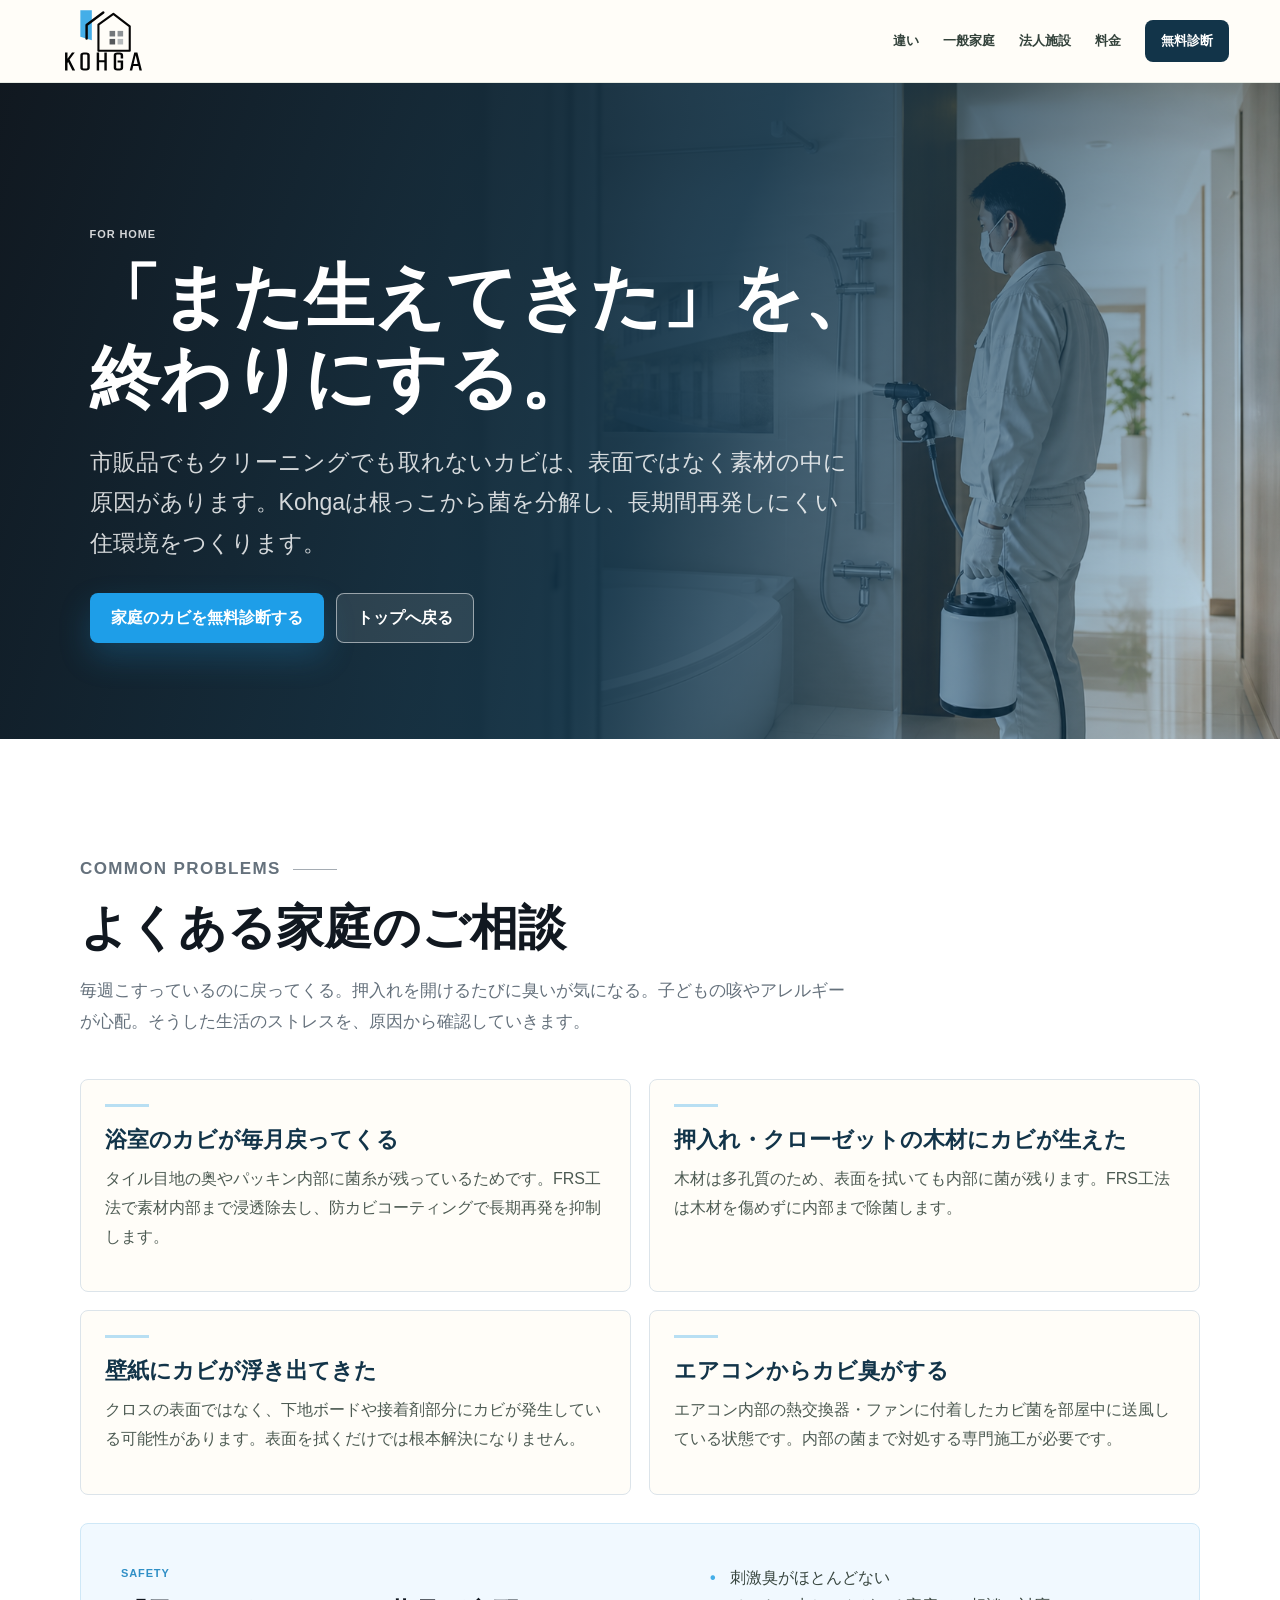
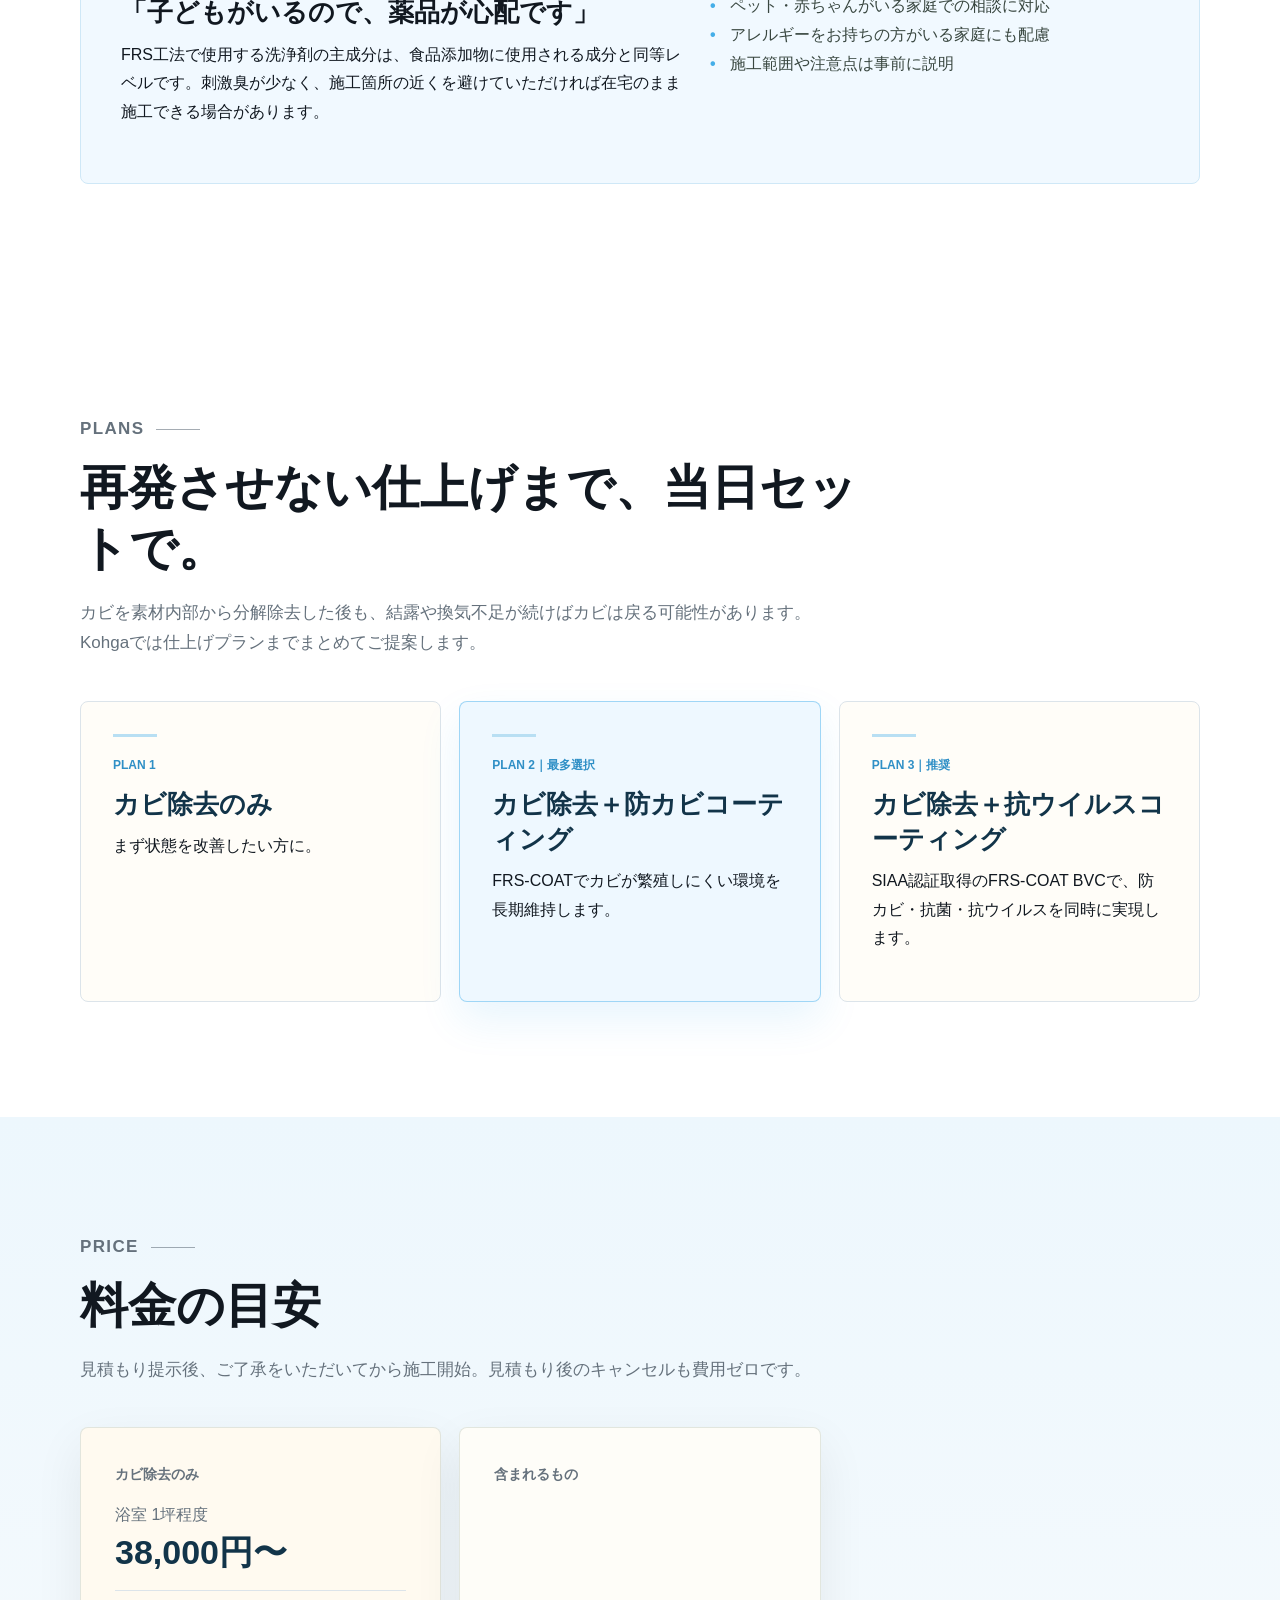
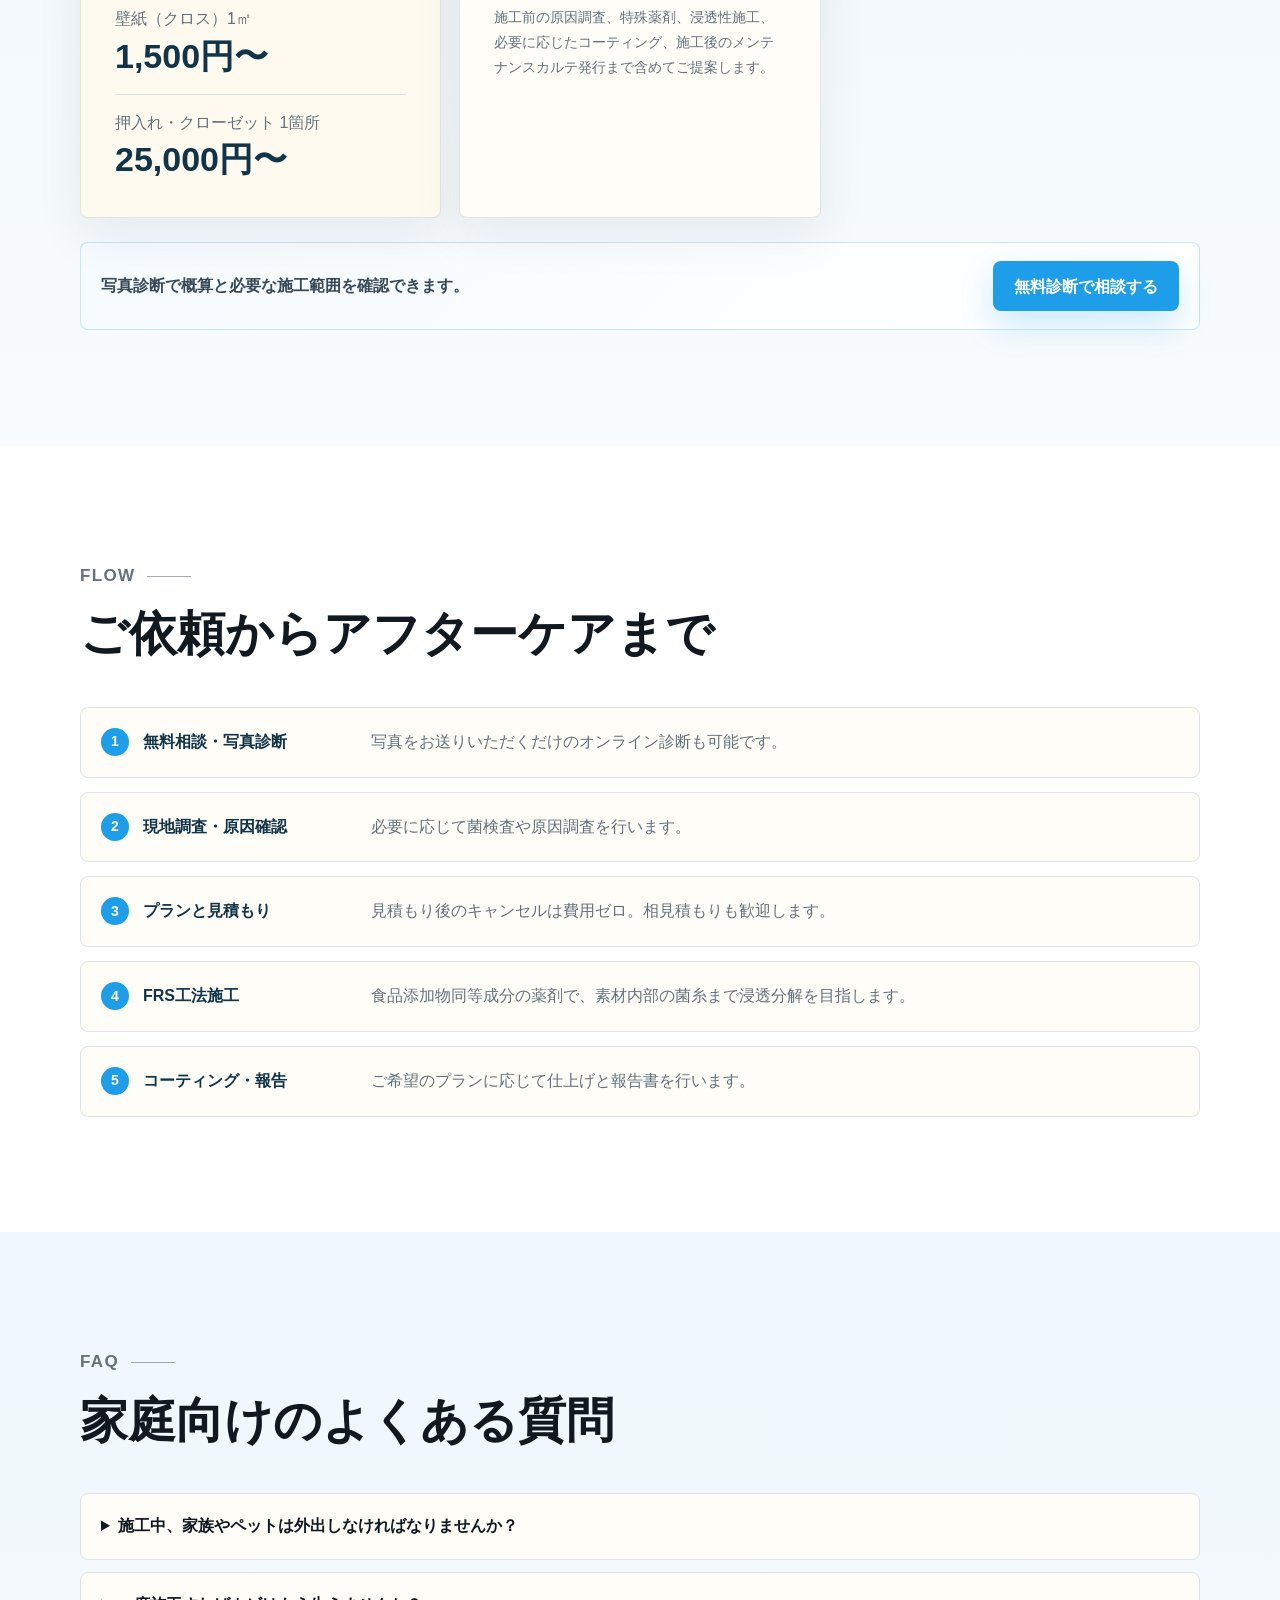
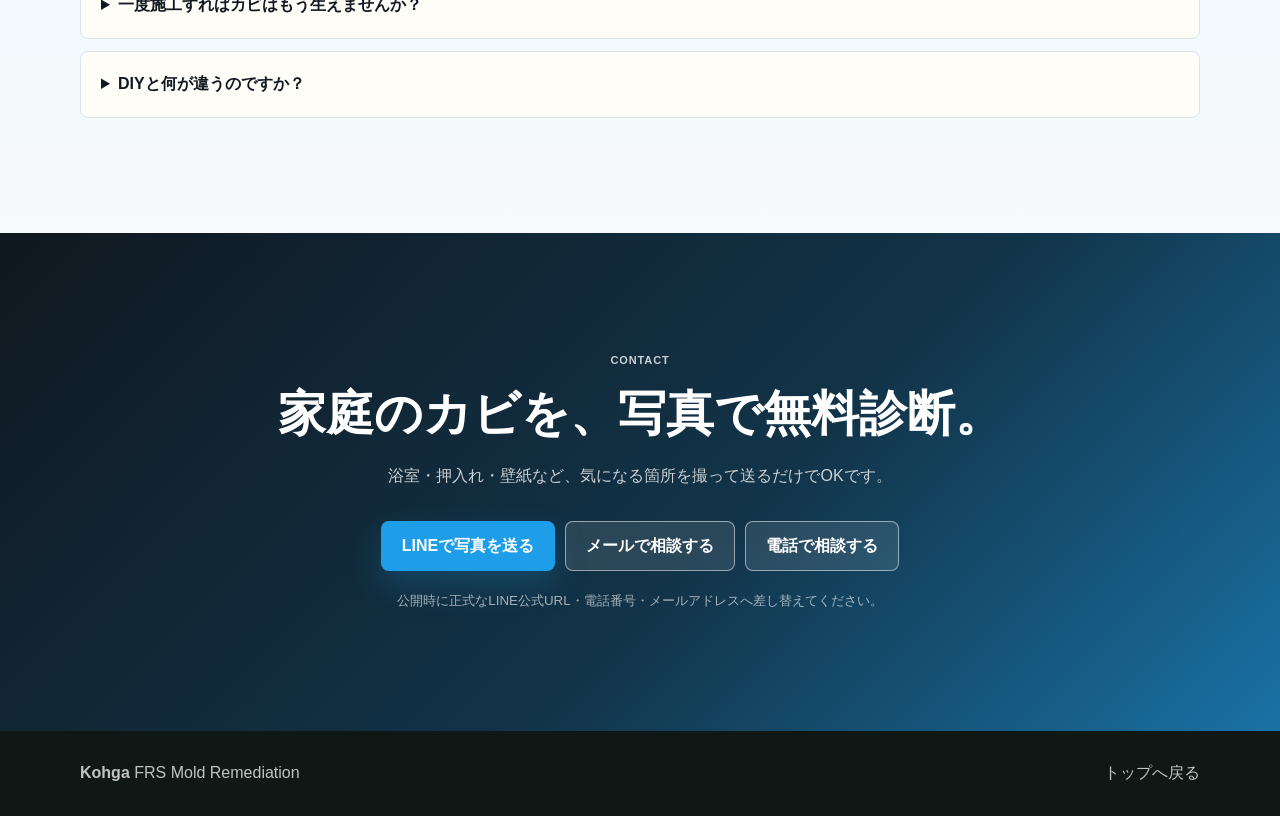
<file: frs/home.html>
<!doctype html>
<html lang="ja">
  <head>
    <meta charset="utf-8">
    <meta name="viewport" content="width=device-width, initial-scale=1">
    <title>一般家庭向け | Kohga FRS工法カビ除去</title>
    <meta name="description" content="浴室・押入れ・壁紙・エアコンなど、家庭の繰り返すカビをFRS工法で根本除去。安全性、料金、施工の流れをご案内します。">
    <link rel="icon" href="assets/kohga-logo.svg" type="image/svg+xml">
    <link rel="stylesheet" href="styles.css">
  </head>
  <body>
    <header class="site-header">
      <a class="brand" href="index.html#top" aria-label="Kohga トップへ">
        <img src="assets/kohga-logo.svg" alt="Kohga" class="brand-logo">
      </a>
      <nav class="site-nav" aria-label="主要ナビゲーション">
        <a href="index.html#difference">違い</a>
        <a href="home.html">一般家庭</a>
        <a href="business.html">法人施設</a>
        <a href="index.html#price">料金</a>
        <a href="#contact" class="nav-cta">無料診断</a>
      </nav>
      <div class="mobile-header-actions">
        <a href="#contact" class="mobile-quick-cta">無料診断</a>
        <details class="mobile-menu">
          <summary aria-label="メニューを開く"><span></span><span></span><span></span></summary>
          <nav aria-label="スマホメニュー">
            <a href="index.html#difference">違い</a>
            <a href="home.html">一般家庭</a>
            <a href="business.html">法人施設</a>
            <a href="index.html#price">料金</a>
            <a href="#contact">相談する</a>
          </nav>
        </details>
      </div>
    </header>

    <main id="top">
      <section class="page-hero">
        <div class="container">
          <p class="eyebrow">For Home</p>
          <h1>「また生えてきた」を、終わりにする。</h1>
          <p class="hero-lead">市販品でもクリーニングでも取れないカビは、表面ではなく素材の中に原因があります。Kohgaは根っこから菌を分解し、長期間再発しにくい住環境をつくります。</p>
          <div class="hero-actions">
            <a class="button primary" href="#contact">家庭のカビを無料診断する</a>
            <a class="button secondary" href="index.html">トップへ戻る</a>
          </div>
        </div>
      </section>

      <section class="section home-section">
        <div class="container">
          <div class="section-heading">
            <p class="eyebrow">Common Problems</p>
            <h2>よくある家庭のご相談</h2>
            <p>毎週こすっているのに戻ってくる。押入れを開けるたびに臭いが気になる。子どもの咳やアレルギーが心配。そうした生活のストレスを、原因から確認していきます。</p>
          </div>
          <div class="consult-list">
            <article>
              <h3>浴室のカビが毎月戻ってくる</h3>
              <p>タイル目地の奥やパッキン内部に菌糸が残っているためです。FRS工法で素材内部まで浸透除去し、防カビコーティングで長期再発を抑制します。</p>
            </article>
            <article>
              <h3>押入れ・クローゼットの木材にカビが生えた</h3>
              <p>木材は多孔質のため、表面を拭いても内部に菌が残ります。FRS工法は木材を傷めずに内部まで除菌します。</p>
            </article>
            <article>
              <h3>壁紙にカビが浮き出てきた</h3>
              <p>クロスの表面ではなく、下地ボードや接着剤部分にカビが発生している可能性があります。表面を拭くだけでは根本解決になりません。</p>
            </article>
            <article>
              <h3>エアコンからカビ臭がする</h3>
              <p>エアコン内部の熱交換器・ファンに付着したカビ菌を部屋中に送風している状態です。内部の菌まで対処する専門施工が必要です。</p>
            </article>
          </div>

          <div class="safety-panel">
            <div>
              <p class="eyebrow">Safety</p>
              <h3>「子どもがいるので、薬品が心配です」</h3>
              <p>FRS工法で使用する洗浄剤の主成分は、食品添加物に使用される成分と同等レベルです。刺激臭が少なく、施工箇所の近くを避けていただければ在宅のまま施工できる場合があります。</p>
            </div>
            <ul>
              <li>刺激臭がほとんどない</li>
              <li>ペット・赤ちゃんがいる家庭での相談に対応</li>
              <li>アレルギーをお持ちの方がいる家庭にも配慮</li>
              <li>施工範囲や注意点は事前に説明</li>
            </ul>
          </div>
        </div>
      </section>

      <section class="section plan-section" id="plans">
        <div class="container">
          <div class="section-heading">
            <p class="eyebrow">Plans</p>
            <h2>再発させない仕上げまで、当日セットで。</h2>
            <p>カビを素材内部から分解除去した後も、結露や換気不足が続けばカビは戻る可能性があります。Kohgaでは仕上げプランまでまとめてご提案します。</p>
          </div>
          <div class="plan-grid">
            <article class="plan-card">
              <p class="plan-label">PLAN 1</p>
              <h3>カビ除去のみ</h3>
              <p>まず状態を改善したい方に。</p>
            </article>
            <article class="plan-card featured">
              <p class="plan-label">PLAN 2｜最多選択</p>
              <h3>カビ除去＋防カビコーティング</h3>
              <p>FRS-COATでカビが繁殖しにくい環境を長期維持します。</p>
            </article>
            <article class="plan-card">
              <p class="plan-label">PLAN 3｜推奨</p>
              <h3>カビ除去＋抗ウイルスコーティング</h3>
              <p>SIAA認証取得のFRS-COAT BVCで、防カビ・抗菌・抗ウイルスを同時に実現します。</p>
            </article>
          </div>
        </div>
      </section>

      <section class="section price-section" id="price">
        <div class="container">
          <div class="section-heading">
            <p class="eyebrow">Price</p>
            <h2>料金の目安</h2>
            <p>見積もり提示後、ご了承をいただいてから施工開始。見積もり後のキャンセルも費用ゼロです。</p>
          </div>
          <div class="price-plan-grid">
            <article class="price-list">
              <p class="plan-label">カビ除去のみ</p>
              <div><span>浴室 1坪程度</span><strong>38,000円〜</strong></div>
              <div><span>壁紙（クロス）1㎡</span><strong>1,500円〜</strong></div>
              <div><span>押入れ・クローゼット 1箇所</span><strong>25,000円〜</strong></div>
            </article>
            <article class="price-list">
              <p class="plan-label">含まれるもの</p>
              <p>施工前の原因調査、特殊薬剤、浸透性施工、必要に応じたコーティング、施工後のメンテナンスカルテ発行まで含めてご提案します。</p>
            </article>
          </div>
          <div class="section-cta">
            <p>写真診断で概算と必要な施工範囲を確認できます。</p>
            <a class="button primary" href="#contact">無料診断で相談する</a>
          </div>
        </div>
      </section>

      <section class="section flow-section" id="flow">
        <div class="container">
          <div class="section-heading">
            <p class="eyebrow">Flow</p>
            <h2>ご依頼からアフターケアまで</h2>
          </div>
          <ol class="flow-list">
            <li><strong>無料相談・写真診断</strong><span>写真をお送りいただくだけのオンライン診断も可能です。</span></li>
            <li><strong>現地調査・原因確認</strong><span>必要に応じて菌検査や原因調査を行います。</span></li>
            <li><strong>プランと見積もり</strong><span>見積もり後のキャンセルは費用ゼロ。相見積もりも歓迎します。</span></li>
            <li><strong>FRS工法施工</strong><span>食品添加物同等成分の薬剤で、素材内部の菌糸まで浸透分解を目指します。</span></li>
            <li><strong>コーティング・報告</strong><span>ご希望のプランに応じて仕上げと報告書を行います。</span></li>
          </ol>
        </div>
      </section>

      <section class="section faq-section">
        <div class="container">
          <div class="section-heading">
            <p class="eyebrow">FAQ</p>
            <h2>家庭向けのよくある質問</h2>
          </div>
          <div class="faq-list">
            <details>
              <summary>施工中、家族やペットは外出しなければなりませんか？</summary>
              <p>施工箇所の近くを避けていただければ、在宅のまま施工可能な場合があります。詳細は施工範囲により事前にご説明します。</p>
            </details>
            <details>
              <summary>一度施工すればカビはもう生えませんか？</summary>
              <p>防カビコーティングにより長期間の再発を抑制しますが、漏水・結露・換気不足などがある場合は再発の可能性があります。</p>
            </details>
            <details>
              <summary>DIYと何が違うのですか？</summary>
              <p>DIYでは薬剤の濃度・浸透時間・施工技術に限界があります。FRS工法は素材内部まで対処します。</p>
            </details>
          </div>
        </div>
      </section>

      <section class="final-cta" id="contact">
        <div class="container">
          <p class="eyebrow">Contact</p>
          <h2>家庭のカビを、写真で無料診断。</h2>
          <p>浴室・押入れ・壁紙など、気になる箇所を撮って送るだけでOKです。</p>
          <div class="hero-actions contact-actions">
            <a class="button primary" href="https://lin.ee/XXXXXXXX">LINEで写真を送る</a>
            <a class="button secondary" href="mailto:info@example.com?subject=Kohga%20家庭向け無料診断相談">メールで相談する</a>
            <a class="button secondary" href="tel:0000000000">電話で相談する</a>
          </div>
          <small>公開時に正式なLINE公式URL・電話番号・メールアドレスへ差し替えてください。</small>
        </div>
      </section>
    </main>

    <footer class="site-footer">
      <div class="container footer-inner">
        <p><strong>Kohga</strong> FRS Mold Remediation</p>
        <p><a href="index.html">トップへ戻る</a></p>
      </div>
    </footer>
  </body>
</html>
</file>
<file: frs/styles.css>
:root {
  --ink: #111820;
  --muted: #65717c;
  --line: #dce4ea;
  --paper: #f6f8fa;
  --white: #ffffff;
  --mist: #edf7fd;
  --green: #1e9ee8;
  --green-dark: #123449;
  --aqua: #44aee8;
  --amber: #2f8fc6;
  --clay: #b8dff3;
  --surface: #ffffff;
  --rose: #b45d56;
  --shadow: 0 24px 70px rgba(17, 24, 32, 0.1);
}

* {
  box-sizing: border-box;
}

html {
  scroll-behavior: smooth;
}

body {
  margin: 0;
  background:
    linear-gradient(180deg, #ffffff 0%, var(--paper) 46%, #edf7fd 100%);
  color: var(--ink);
  font-family: -apple-system, BlinkMacSystemFont, "Hiragino Kaku Gothic ProN", "Yu Gothic", "YuGothic", "Noto Sans JP", sans-serif;
  font-size: 16px;
  line-height: 1.8;
}

img {
  display: block;
  max-width: 100%;
}

a {
  color: inherit;
  text-decoration: none;
}

.site-header {
  position: sticky;
  top: 0;
  z-index: 20;
  display: flex;
  align-items: center;
  justify-content: space-between;
  gap: 24px;
  padding: 10px clamp(18px, 4vw, 56px);
  border-bottom: 1px solid rgba(223, 228, 220, 0.78);
  background: rgba(255, 253, 248, 0.9);
  backdrop-filter: blur(18px);
}

.brand {
  display: inline-flex;
  align-items: center;
  flex: 0 0 auto;
  width: 106px;
}

.brand-logo {
  width: 106px;
  height: 62px;
  object-fit: contain;
}

.site-nav {
  display: flex;
  align-items: center;
  justify-content: flex-end;
  gap: clamp(10px, 2vw, 24px);
  color: #33423b;
  font-size: 13px;
  font-weight: 760;
  white-space: nowrap;
}

.site-nav a {
  padding: 8px 0;
}

.site-nav .nav-cta {
  padding: 9px 16px;
  border-radius: 8px;
  background: var(--green-dark);
  color: var(--white);
}

.mobile-header-actions {
  display: none;
}

.hero {
  position: relative;
  min-height: clamp(620px, 88vh, 800px);
  overflow: hidden;
  display: grid;
  align-items: center;
}

.hero-image,
.hero-overlay {
  position: absolute;
  inset: 0;
  width: 100%;
  height: 100%;
}

.hero-image {
  object-fit: cover;
}

.hero-overlay {
  background:
    linear-gradient(90deg, rgba(10, 20, 31, 0.92) 0%, rgba(10, 20, 31, 0.72) 42%, rgba(10, 20, 31, 0.18) 75%, rgba(10, 20, 31, 0.02) 100%),
    linear-gradient(0deg, rgba(10, 20, 31, 0.28), rgba(10, 20, 31, 0));
}

.hero-content {
  position: relative;
  z-index: 2;
  width: min(760px, calc(100% - 36px));
  margin-left: clamp(18px, 7vw, 96px);
  color: var(--white);
}

.eyebrow {
  margin: 0 0 12px;
  color: var(--amber);
  font-size: 11px;
  font-weight: 850;
  letter-spacing: 0.08em;
  text-transform: uppercase;
}

h1,
h2,
h3,
p {
  margin-top: 0;
}

h1 {
  max-width: 760px;
  margin-bottom: 22px;
  font-family: "Hiragino Mincho ProN", "Yu Mincho", "YuMincho", serif;
  font-size: clamp(42px, 5.5vw, 72px);
  line-height: 1.16;
  letter-spacing: 0;
}

h2 {
  margin-bottom: 18px;
  font-family: "Hiragino Mincho ProN", "Yu Mincho", "YuMincho", serif;
  font-size: clamp(30px, 4vw, 48px);
  line-height: 1.28;
  letter-spacing: 0;
}

h3 {
  margin-bottom: 10px;
  font-size: clamp(20px, 2.4vw, 26px);
  line-height: 1.35;
  letter-spacing: 0;
}

.hero-lead {
  font-size: clamp(18px, 2.4vw, 23px);
  line-height: 1.75;
}

.hero-content p {
  max-width: 680px;
}

.mobile-copy {
  display: none;
}

.hero-trust {
  display: flex;
  flex-wrap: wrap;
  gap: 8px;
  padding: 0;
  margin: 24px 0 0;
  list-style: none;
}

.hero-trust li {
  padding: 7px 12px;
  border: 1px solid rgba(255, 255, 255, 0.22);
  border-radius: 8px;
  background: rgba(255, 255, 255, 0.1);
  color: rgba(255, 255, 255, 0.86);
  font-size: 13px;
  font-weight: 800;
}

.page-hero {
  position: relative;
  overflow: hidden;
  padding: clamp(92px, 12vw, 142px) 0 clamp(64px, 8vw, 96px);
  background:
    linear-gradient(110deg, rgba(16, 24, 32, 0.96) 0%, rgba(18, 52, 73, 0.9) 52%, rgba(30, 158, 232, 0.18) 100%),
    url("assets/kohga-hero.png") center right / cover no-repeat,
    var(--green-dark);
  color: var(--white);
}

.page-hero .container {
  width: min(940px, calc(100% - 36px));
  margin-left: clamp(18px, 7vw, 96px);
}

.page-hero h1 {
  max-width: 840px;
}

.page-hero p {
  max-width: 760px;
  color: rgba(255, 255, 255, 0.82);
}

.hero-actions {
  display: flex;
  flex-wrap: wrap;
  gap: 12px;
  margin-top: 30px;
}

.button {
  display: inline-flex;
  align-items: center;
  justify-content: center;
  min-height: 50px;
  padding: 13px 20px;
  border: 1px solid transparent;
  border-radius: 8px;
  font-weight: 800;
  line-height: 1.35;
  transition: transform 0.2s ease, box-shadow 0.2s ease, background-color 0.2s ease;
}

.button:hover {
  transform: translateY(-2px);
}

.button.primary {
  background: var(--green);
  color: var(--white);
  box-shadow: 0 14px 32px rgba(30, 158, 232, 0.22);
}

.button.secondary {
  border-color: rgba(255, 255, 255, 0.52);
  background: rgba(255, 255, 255, 0.1);
  color: var(--white);
}

.container {
  width: min(1120px, calc(100% - 36px));
  margin: 0 auto;
}

.section {
  position: relative;
  padding: clamp(76px, 9vw, 116px) 0;
}

.section-heading {
  width: min(850px, 100%);
  margin: 0 0 42px;
  text-align: left;
}

.section-heading.align-left {
  margin-left: 0;
  text-align: left;
}

.section-heading.compact {
  margin-bottom: 28px;
}

.section-heading p {
  color: var(--muted);
  font-size: 17px;
}

.section-heading h2 {
  max-width: 780px;
}

.section-heading:not(.align-left) p {
  max-width: 780px;
}

.section-heading .eyebrow {
  position: relative;
  display: inline-flex;
  align-items: center;
  gap: 12px;
}

.section-heading .eyebrow::after {
  content: "";
  width: 44px;
  height: 1px;
  background: currentColor;
  opacity: 0.58;
}

.comparison-wrap {
  overflow-x: auto;
  border: 1px solid var(--line);
  border-radius: 8px;
  background: var(--surface);
  box-shadow: 0 10px 34px rgba(17, 24, 32, 0.06);
}

.comparison-table {
  width: 100%;
  min-width: 760px;
  border-collapse: collapse;
}

.comparison-table th,
.comparison-table td {
  padding: 18px;
  border-bottom: 1px solid var(--line);
  text-align: left;
  vertical-align: top;
}

.comparison-table thead th {
  background: #edf7fd;
  color: var(--green-dark);
  font-size: 15px;
}

.comparison-table tbody tr:last-child th,
.comparison-table tbody tr:last-child td {
  border-bottom: 0;
}

.comparison-table tbody th {
  width: 24%;
  color: #2f3a35;
}

.comparison-table td:last-child {
  background: rgba(237, 247, 253, 0.72);
  font-weight: 750;
}

.good,
.bad {
  display: inline-flex;
  align-items: center;
  gap: 6px;
}

.good::before {
  content: "✓";
  color: var(--green);
  font-weight: 900;
}

.bad::before {
  content: "×";
  color: var(--rose);
  font-weight: 900;
}

.note {
  margin: 28px 0 0;
  padding: 18px 22px;
  border-left: 3px solid var(--amber);
  background: rgba(255, 253, 248, 0.74);
  color: #394740;
  font-weight: 750;
}

.term-notes {
  display: grid;
  grid-template-columns: repeat(2, minmax(0, 1fr));
  gap: 12px;
  margin-top: 16px;
}

.term-notes p {
  margin: 0;
  padding: 14px 16px;
  border: 1px solid rgba(30, 158, 232, 0.2);
  border-radius: 8px;
  background: rgba(246, 251, 255, 0.9);
  color: #41515e;
  font-size: 14px;
}

.term-notes strong {
  color: var(--green-dark);
}

.section-cta {
  display: flex;
  align-items: center;
  justify-content: space-between;
  gap: 18px;
  margin-top: 24px;
  padding: 18px 20px;
  border: 1px solid rgba(30, 158, 232, 0.24);
  border-radius: 8px;
  background: linear-gradient(135deg, #f6fbff 0%, #ffffff 100%);
}

.section-cta.compact {
  margin-top: 8px;
  padding: 16px;
}

.section-cta p {
  margin: 0;
  color: #374957;
  font-weight: 750;
}

.section-cta .button {
  flex: 0 0 auto;
}

.scaffold-section,
.business-section,
.maintenance-section,
.faq-section {
  background:
    linear-gradient(180deg, rgba(237, 247, 253, 0.72), rgba(248, 251, 253, 0.9));
}

.two-column {
  display: grid;
  grid-template-columns: minmax(0, 1fr) minmax(320px, 0.86fr);
  gap: clamp(28px, 5vw, 64px);
  align-items: center;
}

.cost-panel,
.price-list,
.stats-block,
.revive-panel,
.guarantee-panel {
  display: grid;
  gap: 14px;
  padding: clamp(20px, 4vw, 34px);
  border-radius: 8px;
  border: 1px solid rgba(223, 228, 220, 0.9);
  background: rgba(255, 253, 248, 0.92);
  box-shadow: 0 18px 50px rgba(17, 24, 32, 0.07);
}

.cost-panel div,
.price-list div,
.stats-block dl div {
  padding-bottom: 14px;
  border-bottom: 1px solid var(--line);
}

.cost-panel div:last-child,
.price-list div:last-of-type,
.stats-block dl div:last-child {
  padding-bottom: 0;
  border-bottom: 0;
}

.cost-panel span,
.price-list span,
.cost-panel small {
  display: block;
  color: var(--muted);
}

.cost-panel strong,
.price-list strong {
  display: block;
  color: var(--green-dark);
  font-size: clamp(24px, 3.2vw, 34px);
  line-height: 1.35;
}

.split-target {
  background: #fbfaf5;
}

.target-grid,
.proof-grid,
.consult-list,
.solution-grid,
.plan-grid,
.maintenance-grid,
.voice-grid {
  display: grid;
  gap: 18px;
}

.target-grid {
  grid-template-columns: repeat(2, minmax(0, 1fr));
}

.target-card,
.proof-grid article,
.consult-list article,
.solution-grid article,
.plan-card,
.maintenance-grid article,
.voice-grid article,
.authority-block,
.business-maintenance,
.message-block {
  border: 1px solid var(--line);
  border-radius: 8px;
  background: rgba(255, 253, 248, 0.92);
}

.target-card {
  position: relative;
  padding: clamp(24px, 4vw, 38px);
  overflow: hidden;
}

.target-card::before,
.plan-card::before,
.consult-list article::before,
.solution-grid article::before {
  content: "";
  display: block;
  width: 44px;
  height: 3px;
  margin-bottom: 18px;
  background: var(--clay);
}

.plan-section,
.flow-section,
.voice-section {
  background: var(--surface);
}

.plan-grid {
  grid-template-columns: repeat(3, minmax(0, 1fr));
}

.plan-card {
  position: relative;
  padding: clamp(22px, 3vw, 32px);
}

.plan-card.featured {
  border-color: rgba(30, 158, 232, 0.38);
  background: #eef8ff;
  box-shadow: 0 18px 42px rgba(30, 158, 232, 0.1);
}

.plan-label {
  margin-bottom: 10px;
  color: var(--amber);
  font-size: 12px;
  font-weight: 850;
}

.plan-card h3,
.price-list h3,
.revive-panel h3,
.maintenance-grid h3,
.business-maintenance h3 {
  color: var(--green-dark);
}

.target-title,
.icon-title {
  display: flex;
  align-items: center;
  gap: 12px;
  margin-bottom: 16px;
}

.target-title h3,
.icon-title h3 {
  margin-bottom: 0;
}

.target-icon,
.icon-title span {
  display: inline-flex;
  flex: 0 0 auto;
  font-size: 34px;
  line-height: 1;
}

.target-card ul,
.safety-panel ul,
.solution-grid ul {
  padding-left: 0;
}

.target-card ul,
.safety-panel ul,
.solution-grid ul {
  margin: 18px 0 26px;
  list-style: none;
}

.target-card li,
.safety-panel li,
.solution-grid li {
  position: relative;
  padding-left: 20px;
  color: #394740;
}

.target-card li::before,
.safety-panel li::before,
.solution-grid li::before {
  position: absolute;
  left: 0;
  content: "•";
  color: var(--aqua);
  font-weight: 900;
}

.target-card .button.secondary,
.target-card .button.primary,
.final-cta .button.secondary {
  color: var(--white);
}

.proof-section {
  background:
    linear-gradient(135deg, #101820 0%, #123449 58%, #165b82 100%);
  color: var(--white);
}

.proof-section .section-heading p {
  color: rgba(255, 255, 255, 0.78);
}

.proof-grid {
  grid-template-columns: repeat(4, minmax(0, 1fr));
}

.proof-grid article {
  padding: 22px 18px;
  background: rgba(255, 255, 255, 0.08);
  border-color: rgba(255, 255, 255, 0.16);
}

.proof-grid .icon-title {
  margin-bottom: 12px;
}

.proof-grid .icon-title h3 {
  font-size: 20px;
}

.proof-grid .icon-title span {
  font-size: 30px;
}

.proof-grid p {
  margin-bottom: 0;
  color: rgba(255, 255, 255, 0.78);
}

.home-section,
.representative-section {
  background: var(--surface);
}

.revive-section {
  background:
    linear-gradient(180deg, #edf7fd 0%, #ffffff 100%);
}

.revive-panel ul,
.maintenance-grid ul,
.business-maintenance ul,
.cta-checks {
  padding: 0;
  margin: 0;
  list-style: none;
}

.revive-panel li,
.maintenance-grid li,
.business-maintenance li,
.cta-checks li {
  position: relative;
  padding-left: 22px;
  color: #394740;
}

.revive-panel li::before,
.maintenance-grid li::before,
.business-maintenance li::before,
.cta-checks li::before {
  position: absolute;
  left: 0;
  content: "✓";
  color: var(--green);
  font-weight: 900;
}

.large-text {
  color: var(--green-dark);
  font-size: clamp(20px, 2.8vw, 28px);
  font-weight: 850;
}

.consult-list {
  grid-template-columns: repeat(2, minmax(0, 1fr));
}

.consult-list article,
.solution-grid article {
  position: relative;
  padding: 24px;
}

.consult-list h3,
.solution-grid h3 {
  color: var(--green-dark);
  font-size: 22px;
}

.consult-list p,
.solution-grid p,
.solution-grid li {
  color: #4d5b53;
}

.safety-panel {
  display: grid;
  grid-template-columns: minmax(0, 1fr) minmax(280px, 0.8fr);
  gap: 28px;
  margin-top: 28px;
  padding: clamp(24px, 4vw, 40px);
  border-radius: 8px;
  background: #f1f9ff;
  border: 1px solid #cfe8f7;
}

.safety-panel ul {
  margin: 0;
}

.price-section {
  background:
    linear-gradient(180deg, #edf7fd 0%, #f8fbfd 100%);
}

.price-plan-grid {
  display: grid;
  grid-template-columns: repeat(3, minmax(0, 1fr));
  gap: 18px;
}

.price-plan-grid .price-list:first-child {
  background: #fffaf0;
}

.price-list p {
  margin-bottom: 0;
  color: var(--muted);
  font-size: 14px;
}

.guarantee-panel {
  margin-top: 18px;
  border: 1px solid rgba(200, 138, 45, 0.34);
}

.solution-grid {
  grid-template-columns: repeat(2, minmax(0, 1fr));
}

.solution-grid article:last-child {
  grid-column: span 2;
}

.authority-block {
  margin-top: 24px;
  padding: clamp(24px, 4vw, 42px);
  background: #14211c;
  color: var(--white);
}

.business-maintenance {
  margin-top: 18px;
  padding: clamp(24px, 4vw, 42px);
}

.business-maintenance ul {
  display: grid;
  gap: 8px;
  margin-top: 14px;
}

.maintenance-grid {
  grid-template-columns: repeat(2, minmax(0, 1fr));
}

.maintenance-grid article {
  padding: clamp(22px, 3vw, 32px);
}

.flow-list {
  display: grid;
  gap: 14px;
  padding: 0;
  margin: 0;
  list-style: none;
  counter-reset: flow;
}

.flow-list li {
  position: relative;
  display: grid;
  grid-template-columns: 210px 1fr;
  gap: 18px;
  padding: 20px 20px 20px 62px;
  border: 1px solid var(--line);
  border-radius: 8px;
  background: rgba(255, 253, 248, 0.94);
}

.flow-list li::before {
  counter-increment: flow;
  content: counter(flow);
  position: absolute;
  left: 20px;
  top: 20px;
  display: grid;
  width: 28px;
  height: 28px;
  place-items: center;
  border-radius: 50%;
  background: var(--green);
  color: var(--white);
  font-size: 14px;
  font-weight: 850;
}

.flow-list strong {
  color: var(--green-dark);
}

.flow-list span {
  color: var(--muted);
}

.voice-grid {
  grid-template-columns: repeat(3, minmax(0, 1fr));
}

.voice-grid article {
  padding: clamp(22px, 3vw, 32px);
  background: #f6fbff;
  border-color: #d5eaf6;
}

.voice-grid p {
  color: #394740;
}

.voice-grid strong {
  color: var(--green-dark);
}

.authority-block p {
  color: rgba(255, 255, 255, 0.78);
}

.message-block {
  padding: clamp(24px, 4vw, 42px);
  background:
    linear-gradient(180deg, rgba(255, 255, 255, 0.96), rgba(241, 249, 255, 0.96));
}

.placeholder {
  display: inline-flex;
  margin-bottom: 24px;
  padding: 8px 12px;
  border-radius: 8px;
  background: #edf7fd;
  color: var(--muted);
  font-size: 13px;
  font-weight: 800;
}

.signature {
  margin-bottom: 0;
  color: var(--green-dark);
  font-weight: 850;
}

.stats-block h3 {
  margin-bottom: 8px;
}

.stats-block dl {
  margin: 0;
}

.stats-block dt {
  color: var(--muted);
  font-size: 13px;
  font-weight: 800;
}

.stats-block dd {
  margin: 3px 0 0;
  color: var(--green-dark);
  font-size: 22px;
  font-weight: 850;
  line-height: 1.35;
}

.stats-block small {
  color: var(--muted);
  font-weight: 700;
}

.faq-list {
  display: grid;
  gap: 12px;
}

details {
  border: 1px solid var(--line);
  border-radius: 8px;
  background: rgba(255, 253, 248, 0.94);
}

summary {
  cursor: pointer;
  padding: 18px 20px;
  color: var(--ink);
  font-weight: 850;
}

details p {
  margin: 0;
  padding: 0 20px 20px;
  color: var(--muted);
}

.final-cta {
  padding: clamp(76px, 10vw, 118px) 0;
  background:
    linear-gradient(135deg, #101820 0%, #123449 58%, #1e9ee8 130%);
  color: var(--white);
  text-align: center;
}

.final-cta .container {
  width: min(820px, calc(100% - 36px));
}

.final-cta p {
  color: rgba(255, 255, 255, 0.78);
}

.final-cta .hero-actions {
  justify-content: center;
}

.contact-actions {
  gap: 10px;
}

.cta-checks {
  display: grid;
  grid-template-columns: repeat(2, minmax(0, 1fr));
  gap: 8px 16px;
  width: min(620px, 100%);
  margin: 24px auto 0;
  text-align: left;
}

.cta-checks li {
  color: rgba(255, 255, 255, 0.84);
}

.final-cta small {
  display: block;
  margin-top: 18px;
  color: rgba(255, 255, 255, 0.62);
}

.site-footer {
  padding: 28px 0;
  background: #101815;
  color: rgba(255, 255, 255, 0.74);
}

.footer-inner {
  display: flex;
  justify-content: space-between;
  gap: 18px;
}

.footer-inner p {
  margin: 0;
}

@media (max-width: 920px) {
  .site-header {
    align-items: center;
    flex-direction: row;
    gap: 16px;
  }

  .site-nav {
    width: auto;
    justify-content: flex-end;
    overflow-x: auto;
    padding-bottom: 4px;
  }

  .hero {
    min-height: 720px;
  }

  .hero-overlay {
    background:
      linear-gradient(90deg, rgba(10, 20, 31, 0.88) 0%, rgba(10, 20, 31, 0.7) 55%, rgba(10, 20, 31, 0.24) 100%),
      linear-gradient(0deg, rgba(10, 20, 31, 0.38), rgba(10, 20, 31, 0));
  }

  .proof-grid,
  .consult-list,
  .solution-grid,
  .plan-grid,
  .price-plan-grid,
  .voice-grid {
    grid-template-columns: repeat(2, minmax(0, 1fr));
  }

  .two-column,
  .safety-panel,
  .maintenance-grid {
    grid-template-columns: 1fr;
  }
}

@media (max-width: 680px) {
  body {
    font-size: 15px;
  }

  .site-header {
    align-items: flex-start;
    flex-direction: row;
    gap: 10px;
    padding: 8px 14px;
  }

  .site-nav {
    display: none;
  }

  .brand {
    width: 86px;
  }

  .brand-logo {
    width: 86px;
    height: 48px;
  }

  .mobile-header-actions {
    position: relative;
    display: flex;
    align-items: center;
    gap: 8px;
    margin-left: auto;
  }

  .mobile-quick-cta,
  .mobile-menu summary {
    display: inline-flex;
    align-items: center;
    justify-content: center;
    min-height: 38px;
    border-radius: 8px;
    font-size: 12px;
    font-weight: 850;
    line-height: 1;
    white-space: nowrap;
  }

  .mobile-quick-cta {
    padding: 0 12px;
    background: var(--green);
    color: var(--white);
  }

  .mobile-menu {
    position: relative;
    border: 0;
    border-radius: 0;
    background: transparent;
  }

  .mobile-menu summary {
    cursor: pointer;
    flex-direction: column;
    gap: 4px;
    width: 42px;
    padding: 0;
    border: 1px solid var(--line);
    background: var(--white);
    color: var(--green-dark);
    list-style: none;
  }

  .mobile-menu summary span {
    display: block;
    width: 17px;
    height: 2px;
    border-radius: 999px;
    background: currentColor;
  }

  .mobile-menu summary::-webkit-details-marker {
    display: none;
  }

  .mobile-menu[open] summary {
    border-color: rgba(30, 158, 232, 0.38);
    background: #edf7fd;
  }

  .mobile-menu nav {
    position: absolute;
    top: calc(100% + 8px);
    right: 0;
    display: grid;
    width: 168px;
    padding: 8px;
    border: 1px solid var(--line);
    border-radius: 8px;
    background: rgba(255, 255, 255, 0.98);
    box-shadow: 0 18px 44px rgba(17, 24, 32, 0.14);
  }

  .mobile-menu nav a {
    padding: 10px 9px;
    border-radius: 6px;
    color: var(--green-dark);
    font-size: 13px;
    font-weight: 850;
  }

  .mobile-menu nav a:hover {
    background: #edf7fd;
  }

  .section {
    padding: 42px 0;
  }

  .section-heading {
    margin-bottom: 24px;
  }

  .section-heading p {
    font-size: 15px;
  }

  h1 {
    font-size: clamp(36px, 11vw, 48px);
  }

  h2 {
    font-size: clamp(27px, 8vw, 36px);
  }

  .target-card,
  .consult-list article,
  .solution-grid article,
  .plan-card,
  .maintenance-grid article,
  .voice-grid article,
  .revive-panel,
  .guarantee-panel,
  .business-maintenance,
  .authority-block,
  .message-block,
  .safety-panel,
  .cost-panel,
  .price-list,
  .stats-block {
    padding: 20px;
  }

  .hero {
    min-height: calc(100svh - 76px);
    align-items: end;
    padding: 34px 0 28px;
    background:
      radial-gradient(circle at 18% 18%, rgba(30, 158, 232, 0.28), transparent 34%),
      linear-gradient(180deg, #123449 0%, #101820 74%);
  }

  .hero-image {
    object-position: right center;
    opacity: 1;
  }

  .hero-overlay {
    background:
      linear-gradient(0deg, rgba(10, 20, 31, 0.94) 0%, rgba(10, 20, 31, 0.78) 48%, rgba(18, 52, 73, 0.3) 100%),
      linear-gradient(90deg, rgba(18, 52, 73, 0.36) 0%, rgba(18, 52, 73, 0.16) 52%, rgba(10, 20, 31, 0.42) 100%);
  }

  .hero-content {
    width: min(100% - 32px, 620px);
    margin: 0 auto;
  }

  .desktop-copy,
  .hero-detail {
    display: none;
  }

  .mobile-copy {
    display: inline;
  }

  .hero-content .eyebrow {
    margin-bottom: 10px;
    font-size: 12px;
  }

  .hero-content h1 {
    max-width: 9.6em;
    margin-bottom: 16px;
    font-size: clamp(32px, 8.7vw, 39px);
    line-height: 1.18;
  }

  .hero-lead {
    max-width: 19em;
    font-size: 16px;
    line-height: 1.68;
  }

  .hero-trust {
    gap: 6px;
    margin-top: 16px;
  }

  .hero-trust li {
    padding: 5px 8px;
    font-size: 11px;
  }

  .hero-actions {
    margin-top: 20px;
  }

  .page-hero {
    padding: 64px 0 42px;
    background-position: 62% center;
  }

  .page-hero .container {
    width: min(100% - 32px, 620px);
    margin: 0 auto;
  }

  .hero-actions {
    margin-top: 22px;
  }

  .button {
    width: 100%;
  }

  .section-cta {
    align-items: stretch;
    flex-direction: column;
  }

  .target-grid,
  .proof-grid,
  .consult-list,
  .solution-grid,
  .plan-grid,
  .price-plan-grid,
  .maintenance-grid,
  .voice-grid,
  .term-notes,
  .cta-checks {
    grid-template-columns: 1fr;
  }

  .solution-grid article:last-child {
    grid-column: auto;
  }

  .flow-list li {
    grid-template-columns: 1fr;
    gap: 6px;
    padding: 18px 18px 18px 58px;
  }

  .comparison-table {
    min-width: 680px;
  }

  .final-cta {
    padding: 48px 0;
  }

  .site-footer {
    padding: 22px 0;
  }

  .footer-inner {
    flex-direction: column;
  }
}
</file>
